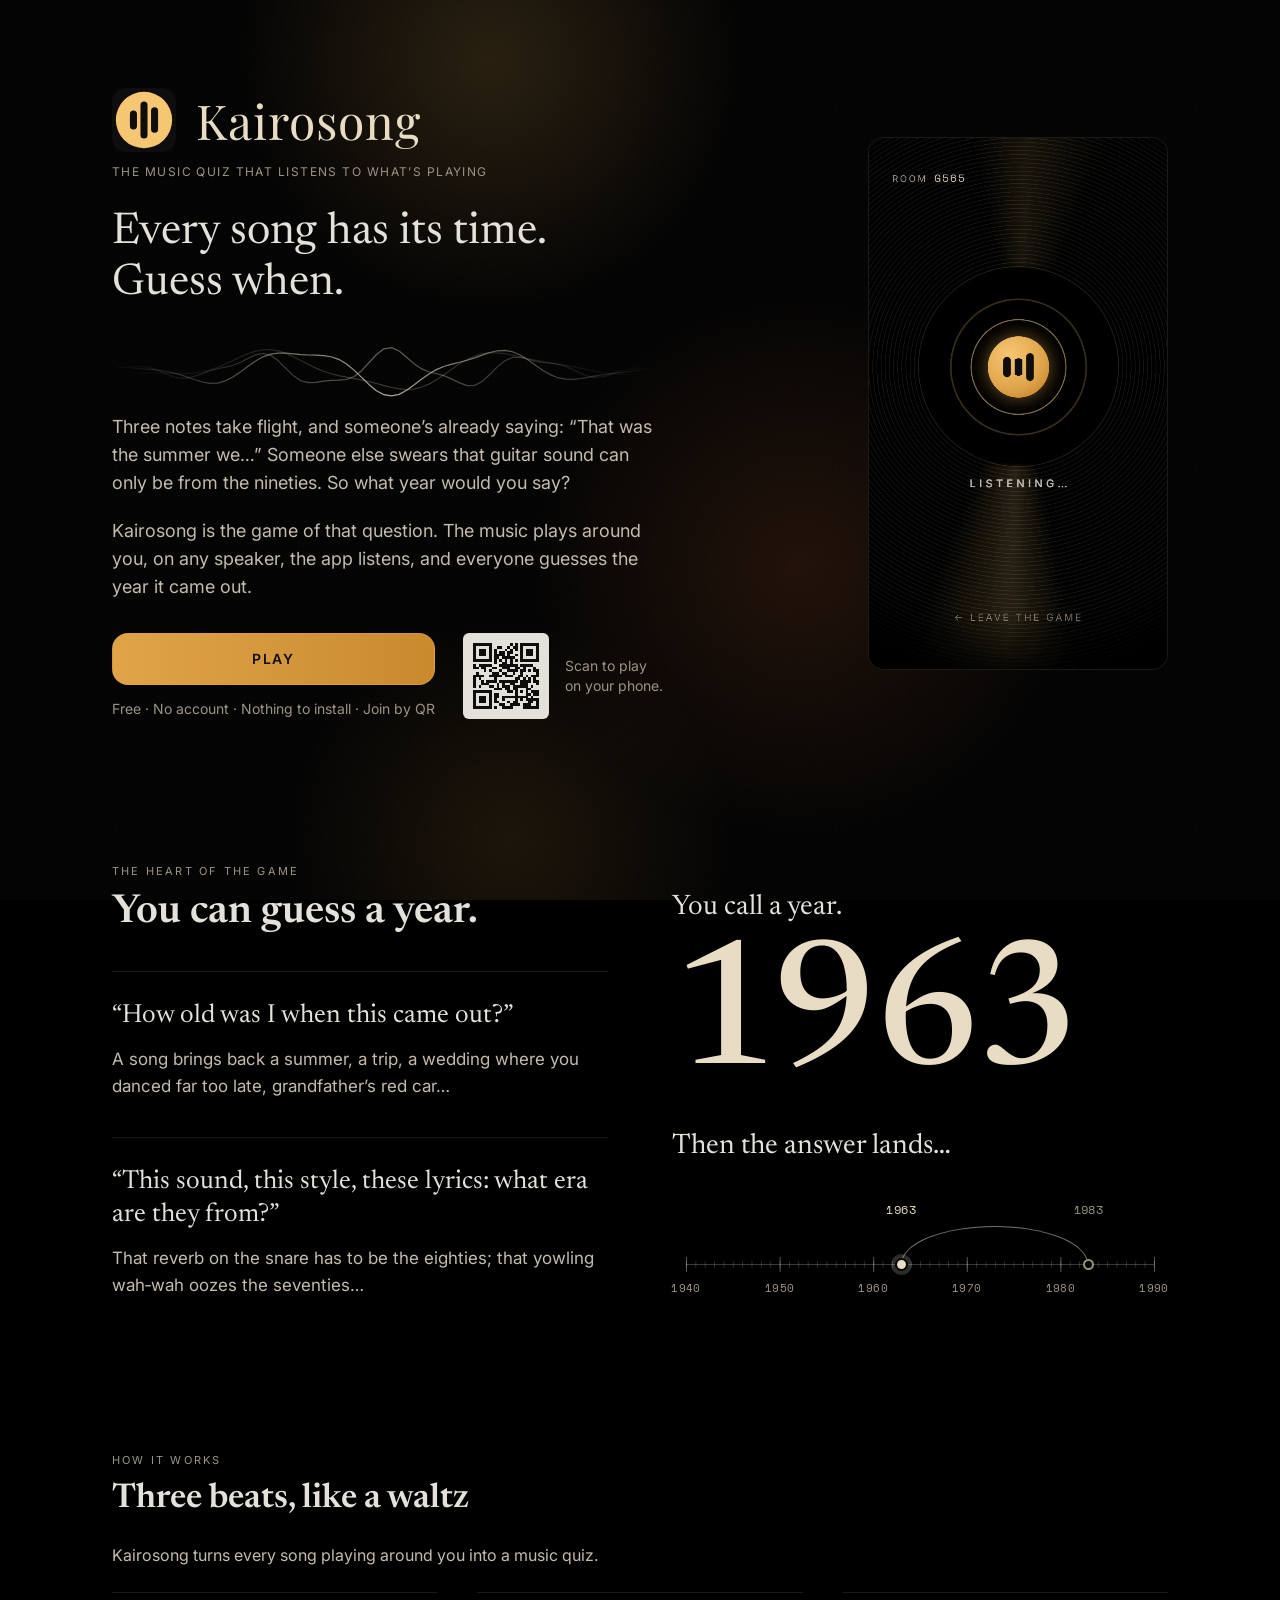
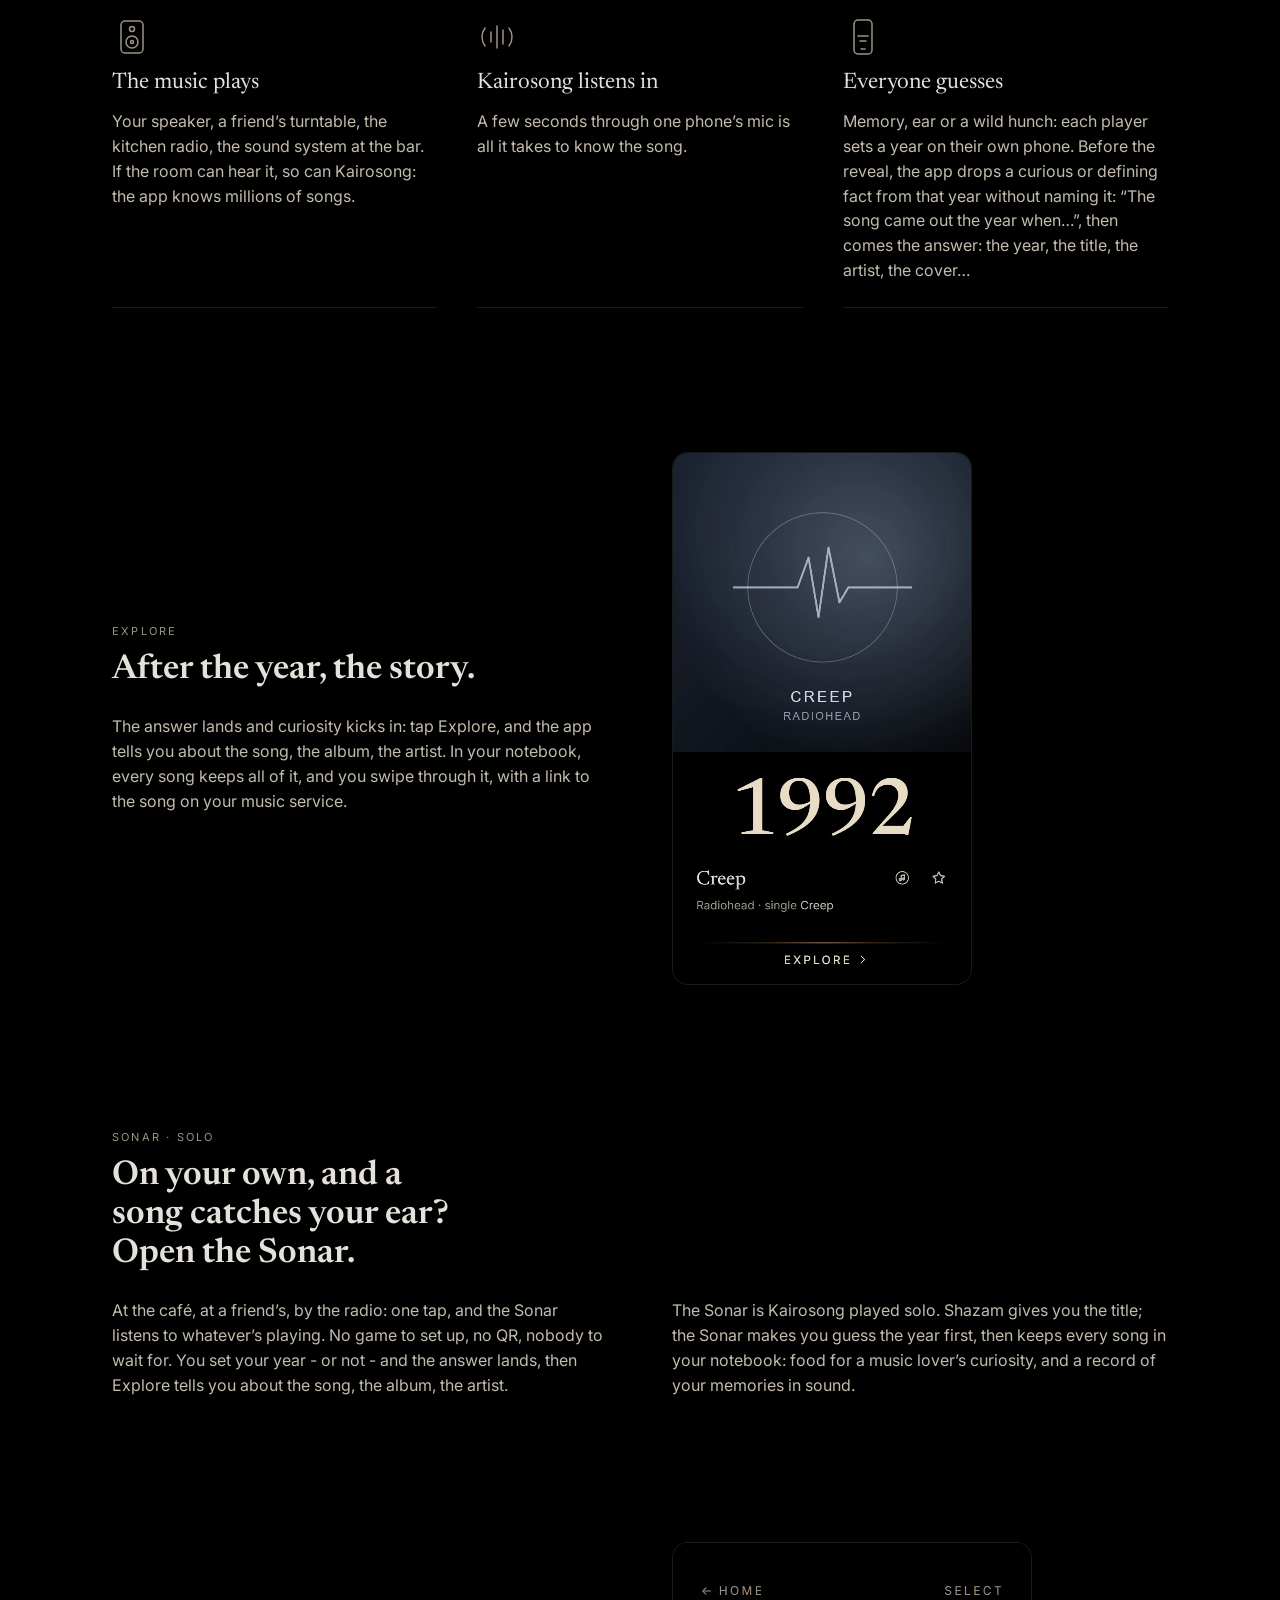
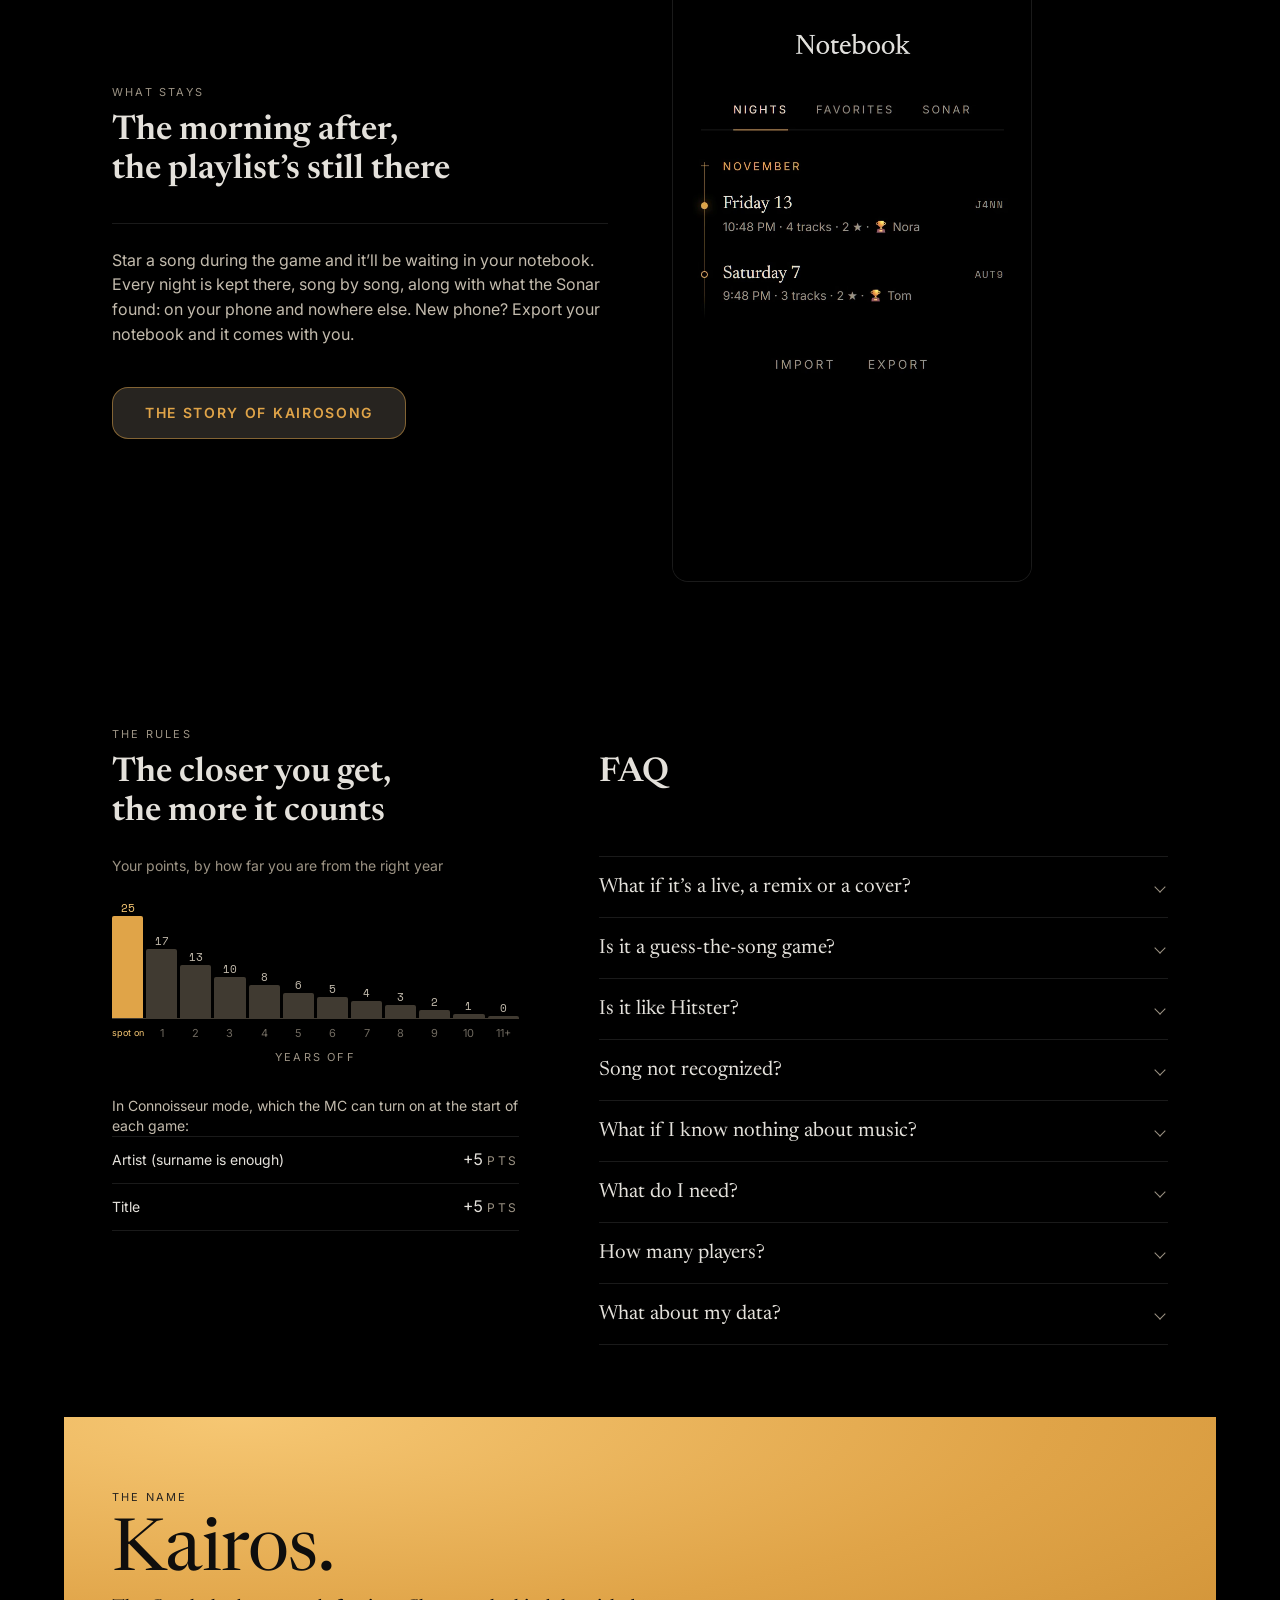
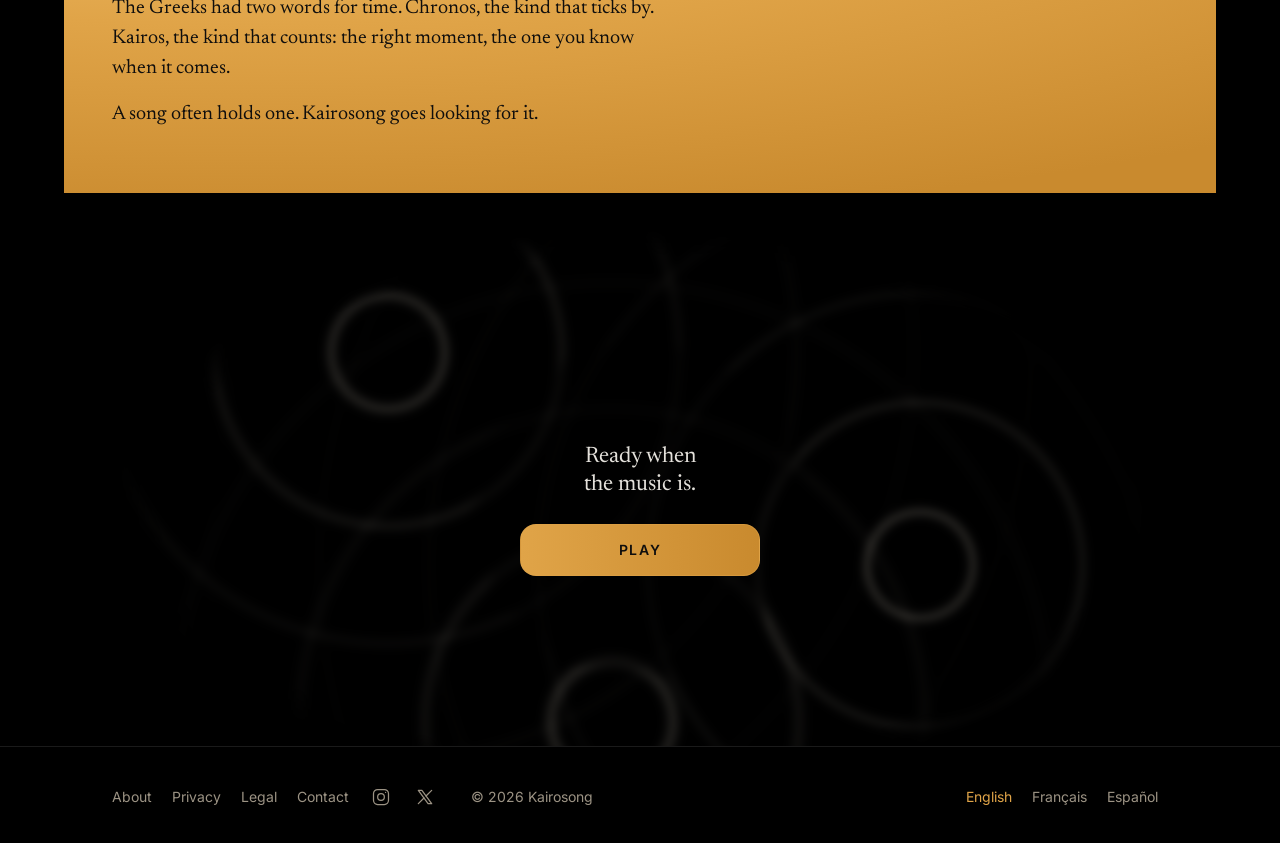
<file: index.html>
<!doctype html>
<html lang="en">
<head>
<meta charset="utf-8">
<script>/* Lien d’invitation ou QR d’avant la bascule : la partie est sur app.kairosong.com. */if(/[?&]join=/.test(location.search))location.replace('https://app.kairosong.com/'+location.search);</script>
<script>document.documentElement.classList.add('js');</script>
<meta name="viewport" content="width=device-width, initial-scale=1, viewport-fit=cover">
<title>Kairosong - the music quiz that listens to what’s playing</title>
<meta name="description" content="Put on any music: Kairosong recognizes it and everyone guesses the year. At a party, join by QR; on your own, use the Sonar. Free, no account.">
<link rel="canonical" href="https://kairosong.com/">
<link rel="alternate" hreflang="en" href="https://kairosong.com/">
<link rel="alternate" hreflang="fr" href="https://kairosong.com/fr/">
<link rel="alternate" hreflang="es" href="https://kairosong.com/es/">
<link rel="alternate" hreflang="x-default" href="https://kairosong.com/">
<meta name="theme-color" content="#000000">
<link rel="icon" type="image/png" sizes="32x32" href="favicon-32.png">
<link rel="icon" type="image/png" sizes="16x16" href="favicon-16.png">
<link rel="apple-touch-icon" href="apple-touch-icon.png">
<link rel="stylesheet" href="assets/site.css">
<meta property="og:type" content="website">
<meta property="og:site_name" content="Kairosong">
<meta property="og:title" content="Kairosong - the music quiz that listens to what’s playing">
<meta property="og:description" content="Put on any music: Kairosong recognizes it and everyone guesses the year. At a party, join by QR; on your own, use the Sonar. Free, no account.">
<meta property="og:url" content="https://kairosong.com/">
<meta property="og:image" content="https://kairosong.com/assets/og-en.png">
<meta property="og:image:width" content="1200">
<meta property="og:image:height" content="630">
<meta property="og:image:alt" content="Every song has its time. Guess when.">
<meta property="og:locale" content="en_US">
<meta property="og:locale:alternate" content="fr_FR">
<meta property="og:locale:alternate" content="es_ES">
<meta name="twitter:card" content="summary_large_image">
<meta name="twitter:title" content="Kairosong - the music quiz that listens to what’s playing">
<meta name="twitter:description" content="Put on any music: Kairosong recognizes it and everyone guesses the year. At a party, join by QR; on your own, use the Sonar. Free, no account.">
<meta name="twitter:image" content="https://kairosong.com/assets/og-en.png">
<script type="application/ld+json">{"@context": "https://schema.org", "@type": "WebApplication", "name": "Kairosong", "url": "https://kairosong.com/", "applicationCategory": "GameApplication", "operatingSystem": "Any (web browser)", "browserRequirements": "Requires a modern web browser", "inLanguage": "en", "description": "Put on any music: Kairosong recognizes it and everyone guesses the year. At a party, join by QR; on your own, use the Sonar. Free, no account.", "image": "https://kairosong.com/assets/og-en.png", "offers": {"@type": "Offer", "price": "0", "priceCurrency": "EUR"}, "sameAs": ["https://app.kairosong.com", "https://www.instagram.com/kairosong.app/", "https://x.com/kairosong"]}</script>
<script type="application/ld+json">{"@context": "https://schema.org", "@type": "FAQPage", "inLanguage": "en", "mainEntity": [{"@type": "Question", "name": "What if it’s a live, a remix or a cover?", "acceptedAnswer": {"@type": "Answer", "text": "A live recording, a remaster, a reissue won’t make the song any younger: Billie Jean live in 1988 is still 1982. A cover by someone else is another story, with its own year. So is a remix, unless the table switches to source mode: then you guess the year of the original song. If it wasn’t the original version playing, the reveal says so, and names the one you heard."}}, {"@type": "Question", "name": "Is it a guess-the-song game?", "acceptedAnswer": {"@type": "Answer", "text": "It can be. A guess-the-song game usually plays a short clip from a prepared list. Here you play with any music: your playlist or someone else’s, a record, the radio, whatever’s playing around you. A few seconds or the whole song, your call. The app knows millions of songs, and it’s the year you guess. Even whoever picked the music can play: hardly anyone knows the exact year."}}, {"@type": "Question", "name": "Is it like Hitster?", "acceptedAnswer": {"@type": "Answer", "text": "Same family: you’re working out the year of a song. But there are no cards and no set playlist here. Kairosong listens to your own music and knows millions of songs."}}, {"@type": "Question", "name": "Song not recognized?", "acceptedAnswer": {"@type": "Answer", "text": "The MC (whoever runs the game) listens again or moves on to the next one. Nobody loses points. Kairosong struggles with classical music, obscure remixes, and anything that was never officially released."}}, {"@type": "Question", "name": "What if I know nothing about music?", "acceptedAnswer": {"@type": "Answer", "text": "It’s less about knowing dates than remembering. The best players aren’t always the music buffs. And you pick up the rules as you play: the app slips them in one at a time while you wait."}}, {"@type": "Question", "name": "What do I need?", "acceptedAnswer": {"@type": "Answer", "text": "A phone for the MC, one per player, and any music source: a speaker, a turntable, the radio. This music quiz runs in the browser, on iPhone and Android. No Spotify, no app to install, no account."}}, {"@type": "Question", "name": "How many players?", "acceptedAnswer": {"@type": "Answer", "text": "On your own, fire up the Sonar: the app listens, you guess. Two makes a duel. Ten makes it a party game. One phone each, as many as you like."}}, {"@type": "Question", "name": "What about my data?", "acceptedAnswer": {"@type": "Answer", "text": "No account, no email: your name is temporary and goes away with the game. Everything else is on the privacy page."}}]}</script>
<script defer src="assets/onde.js"></script>
<script defer src="assets/coeur.js"></script>
<script defer src="assets/lune.js"></script>
<script defer src="assets/carnet.js"></script>
<script defer src="assets/passerelle.js"></script>
<script defer src="https://stats.kairosong.com/script.js" data-website-id="03b3ffdd-07d6-4459-987c-b70a7a2dbf54" data-domains="kairosong.com" data-exclude-search="true" data-exclude-hash="true"></script>
</head>
<body>
<div class="fond" aria-hidden="true"><div class="fond-braise fond-braise--a"></div><div class="fond-braise fond-braise--b"></div><div class="fond-braise fond-braise--c"></div><div class="fond-grain"></div></div>
<main>
<div class="wrap">
<section class="hero" aria-labelledby="brand">
<div class="hero-text">
<h1 class="brand" id="brand"><img src="assets/logo.svg" width="64" height="64" alt=""><span class="wordmark">Kairosong</span><span class="brand-what">The music quiz that listens to what’s playing</span></h1>
<p class="motto">Every song has its time.<br>Guess when.</p>
<div class="frise frise--hero" aria-hidden="true"><svg class="frise-onde" viewBox="0 0 360 88" preserveAspectRatio="none" aria-hidden="true" focusable="false"><defs><linearGradient id="onde-filet" gradientUnits="userSpaceOnUse" x1="0" x2="360" y1="0" y2="0"><stop offset="0" stop-color="#c3bbad" stop-opacity="0"/><stop offset=".5" stop-color="#c3bbad"/><stop offset="1" stop-color="#c3bbad" stop-opacity="0"/></linearGradient></defs><path stroke-opacity=".9" d="M0 44H360"/><path stroke-opacity=".5" d="M0 44H360"/><path stroke-opacity=".3" d="M0 44H360"/></svg><span class="frise-minor"></span><span class="frise-major"></span><span class="frise-rule"></span><span class="frise-year" style="--y:1960">1960</span><span class="frise-year" style="--y:1970">1970</span><span class="frise-year" style="--y:1980">1980</span><span class="frise-year" style="--y:1990">1990</span><span class="frise-year" style="--y:2000">2000</span><span class="frise-year" style="--y:2010">2010</span><span class="frise-year" style="--y:2020">2020</span><span class="frise-dot" style="--y:1977;--at:300ms"></span><span class="frise-dot" style="--y:1981;--at:600ms"></span><span class="frise-dot" style="--y:1988;--at:900ms"></span><span class="frise-dot" style="--y:1994;--at:1200ms"></span></div>
<p class="lead">Three notes take flight, and someone’s already saying: “That was the summer we…” Someone else swears that guitar sound can only be from the nineties. So what year would you say?</p>
<p class="lead">Kairosong is the game of that question. The music plays around you, on any speaker, the app listens, and everyone guesses the year it came out.</p>
<div class="hero-cta">
<a class="ks-btn ks-btn--fill-gold" href="https://app.kairosong.com" data-umami-event="play-clicked" data-umami-event-lang="en">Play</a>
<p class="fine">Free · No account · Nothing to install · Join by QR</p>
<div class="hero-qr"><img src="assets/qr-app.svg" width="86" height="86" alt="QR code for app.kairosong.com" loading="lazy" decoding="async"><p>Scan to play<br>on your phone.</p></div>
</div>
</div>
<figure class="shot">
<div class="shot-frame"><video autoplay muted loop playsinline preload="metadata" width="360" height="640" poster="media/revelation-en.png" aria-label="A player slides the year counter, the gap shows every player’s year on one line, a fact from that year appears, then the MC reveals the song and its year, 2003."><source src="media/partie-en.webm" type="video/webm"><source src="media/partie-en.mp4" type="video/mp4"></video></div>
</figure>
</section>

<section class="section heart" aria-labelledby="heart">
<div class="heart-head">
<p class="eyebrow">The heart of the game</p>
<h2 class="title" id="heart">You can guess a year.</h2>
</div>
<div class="heart-asks">
<blockquote class="heart-ask"><p>“How old was I when this came out?”</p></blockquote>
<p class="heart-echo">A song brings back a summer, a trip, a wedding where you danced far too late, grandfather’s red car…</p>
<blockquote class="heart-ask"><p>“This sound, this style, these lyrics: what era are they from?”</p></blockquote>
<p class="heart-echo">That reverb on the snare has to be the eighties; that yowling wah‑wah oozes the seventies…</p>
</div>
<div class="heart-play">
<p class="heart-line">You call a year.</p>
<p class="heart-year" aria-hidden="true">19<span class="heart-roue">6</span>3</p>
<p class="heart-line heart-then">Then the answer lands…</p>
<div class="frise frise--coeur" aria-hidden="true" style="--guess:1983;--answer:1963"><span class="frise-minor"></span><span class="frise-major"></span><span class="frise-rule"></span><span class="frise-year" style="--y:1940">1940</span><span class="frise-year" style="--y:1950">1950</span><span class="frise-year" style="--y:1960">1960</span><span class="frise-year" style="--y:1970">1970</span><span class="frise-year" style="--y:1980">1980</span><span class="frise-year" style="--y:1990">1990</span><span class="frise-arc"></span><span class="frise-dot frise-dot--guess" style="--y:var(--guess)"></span><span class="frise-mark frise-mark--guess" style="--y:var(--guess)">1983</span><span class="frise-dot frise-dot--answer" style="--y:var(--answer)"></span><span class="frise-mark frise-mark--answer" style="--y:var(--answer)">1963</span></div>
</div>
</section>

<section class="section" aria-labelledby="how">
<p class="eyebrow">How it works</p>
<h2 class="title" id="how">Three beats, like a waltz</h2>
<p class="lead how-lead">Kairosong turns every song playing around you into a music quiz.</p>

<ol class="lines steps">
<li class="step"><svg viewBox="0 0 40 40" fill="none" stroke="currentColor" stroke-width="1.5" aria-hidden="true"><rect x="9" y="4" width="22" height="32" rx="4"/><circle cx="20" cy="25" r="6"/><circle cx="20" cy="25" r="1.5"/><circle cx="20" cy="12" r="2.5"/></svg><h3>The music plays</h3><p>Your speaker, a friend’s turntable, the kitchen radio, the sound system at the bar. If the room can hear it, so can Kairosong: the app knows millions of songs.</p></li>
<li class="step"><svg viewBox="0 0 40 40" fill="none" stroke="currentColor" stroke-width="1.5" stroke-linecap="round" aria-hidden="true"><path d="M14 15v10M20 9v22M26 13v14"/><path d="M8 11a15 15 0 0 0 0 18M32 11a15 15 0 0 1 0 18"/></svg><h3>Kairosong listens in</h3><p>A few seconds through one phone’s mic is all it takes to know the song.</p></li>
<li class="step"><svg viewBox="0 0 40 40" fill="none" stroke="currentColor" stroke-width="1.5" stroke-linecap="round" aria-hidden="true"><rect x="11" y="3" width="18" height="34" rx="4"/><path d="M15 19h10M17 24h6"/><path d="M18 32h4"/></svg><h3>Everyone guesses</h3><p>Memory, ear or a wild hunch: each player sets a year on their own phone. Before the reveal, the app drops a curious or defining fact from that year without naming it: “The song came out the year when…”, then comes the answer: the year, the title, the artist, the cover…</p></li>
</ol>
</section>

<section class="section sonar sonar--miroir" aria-labelledby="explore">
<p class="eyebrow">Explore</p>
<h2 class="title" id="explore">After the year, the story.</h2>
<p class="sonar-lead">The answer lands and curiosity kicks in: tap Explore, and the app tells you about the song, the album, the artist. In your notebook, every song keeps all of it, and you swipe through it, with a link to the song on your music service.</p>
<div class="shot-frame sonar-shot"><video class="en-vue" muted playsinline preload="metadata" width="360" height="640" poster="media/explore-en.png" aria-label="After a reveal, Explore opens: the song, then the artist."><source src="media/explore-en.webm" type="video/webm"><source src="media/explore-en.mp4" type="video/mp4"></video></div>
</section>

<section class="section sonar sonar--texte" aria-labelledby="sonar">
<p class="eyebrow">Sonar · Solo</p>
<h2 class="title" id="sonar"><span class="title-line">On your own, and a song catches your ear?</span> <span class="title-line">Open the Sonar.</span></h2>
<p class="sonar-lead">At the café, at a friend’s, by the radio: one tap, and the Sonar listens to whatever’s playing. No game to set up, no QR, nobody to wait for. You set your year - or not - and the answer lands, then Explore tells you about the song, the album, the artist.</p>
<p class="sonar-note">The Sonar is Kairosong played solo. Shazam gives you the title; the Sonar makes you guess the year first, then keeps every song in your notebook: food for a music lover’s curiosity, and a record of your memories in sound.</p>
</section>

<section class="section keep" aria-labelledby="keep">
<p class="eyebrow">What stays</p>
<h2 class="title" id="keep">The morning after, the playlist’s still there</h2>
<div class="shot-frame keep-shot"><video class="en-vue" muted playsinline preload="metadata" width="360" height="640" poster="media/carnet-en.webp" aria-label="The app’s notebook: every night, song by song, the songs starred as favorites, then the ones the Sonar found."><source src="media/carnet-en.webm" type="video/webm"><source src="media/carnet-en.mp4" type="video/mp4"></video></div>
<p class="keep-text">Star a song during the game and it’ll be waiting in your notebook. Every night is kept there, song by song, along with what the Sonar found: on your phone and nowhere else. New phone? Export your notebook and it comes with you.</p>
<p class="story-link"><a class="ks-btn ks-btn--plate-gold" href="story/">The story of Kairosong</a></p>
</section>

<div class="rules-faq">
<section class="section" aria-labelledby="rules">
<p class="eyebrow">The rules</p>
<h2 class="title" id="rules">The closer you get, the more it counts</h2>
<div class="rules-body">
<p class="bareme-lede">Your points, by how far you are from the right year</p>
<p class="visually-hidden">Spot on: 25 points. 1 year off: 17. 2 years: 13. 3 years: 10. 4 years: 8. 5 years: 6. 6 years: 5. 7 years: 4. 8 years: 3. 9 years: 2. 10 years: 1. Beyond that: 0.</p>
<div class="bareme" aria-hidden="true">
<div class="bareme-bars"><span class="bareme-col bareme-col--pile" style="--p:25"><span class="bareme-pts">25</span><span class="bareme-bar"></span></span><span class="bareme-col" style="--p:17"><span class="bareme-pts">17</span><span class="bareme-bar"></span></span><span class="bareme-col" style="--p:13"><span class="bareme-pts">13</span><span class="bareme-bar"></span></span><span class="bareme-col" style="--p:10"><span class="bareme-pts">10</span><span class="bareme-bar"></span></span><span class="bareme-col" style="--p:8"><span class="bareme-pts">8</span><span class="bareme-bar"></span></span><span class="bareme-col" style="--p:6"><span class="bareme-pts">6</span><span class="bareme-bar"></span></span><span class="bareme-col" style="--p:5"><span class="bareme-pts">5</span><span class="bareme-bar"></span></span><span class="bareme-col" style="--p:4"><span class="bareme-pts">4</span><span class="bareme-bar"></span></span><span class="bareme-col" style="--p:3"><span class="bareme-pts">3</span><span class="bareme-bar"></span></span><span class="bareme-col" style="--p:2"><span class="bareme-pts">2</span><span class="bareme-bar"></span></span><span class="bareme-col" style="--p:1"><span class="bareme-pts">1</span><span class="bareme-bar"></span></span><span class="bareme-col" style="--p:0"><span class="bareme-pts">0</span><span class="bareme-bar"></span></span></div>
<div class="bareme-ecarts"><span class="bareme-pile">spot on</span><span>1</span><span>2</span><span>3</span><span>4</span><span>5</span><span>6</span><span>7</span><span>8</span><span>9</span><span>10</span><span>11+</span></div>
<p class="bareme-axis">Years off</p>
</div>
<p class="aside">In Connoisseur mode, which the MC can turn on at the start of each game:</p>
<ul class="lines rules rules--bonus">
<li><span>Artist (surname is enough)</span><span class="pts">+5<small>pts</small></span></li>
<li><span>Title</span><span class="pts">+5<small>pts</small></span></li>
</ul>
</div>
</section>

<section class="section faq" aria-labelledby="faq">
<h2 class="title" id="faq">FAQ</h2>
<ul class="lines">
<li><details><summary>What if it’s a live, a remix or a cover?<span class="ks-chevron" aria-hidden="true"></span></summary><p>A live recording, a remaster, a reissue won’t make the song any younger: Billie Jean live in 1988 is still 1982. A cover by someone else is another story, with its own year. So is a remix, unless the table switches to source mode: then you guess the year of the original song. If it wasn’t the original version playing, the reveal says so, and names the one you heard.</p></details></li>
<li><details><summary>Is it a guess-the-song game?<span class="ks-chevron" aria-hidden="true"></span></summary><p>It can be. A guess-the-song game usually plays a short clip from a prepared list. Here you play with any music: your playlist or someone else’s, a record, the radio, whatever’s playing around you. A few seconds or the whole song, your call. The app knows millions of songs, and it’s the year you guess. Even whoever picked the music can play: hardly anyone knows the exact year.</p></details></li>
<li><details><summary>Is it like Hitster?<span class="ks-chevron" aria-hidden="true"></span></summary><p>Same family: you’re working out the year of a song. But there are no cards and no set playlist here. Kairosong listens to your own music and knows millions of songs.</p></details></li>
<li><details><summary>Song not recognized?<span class="ks-chevron" aria-hidden="true"></span></summary><p>The MC (whoever runs the game) listens again or moves on to the next one. Nobody loses points. Kairosong struggles with classical music, obscure remixes, and anything that was never officially released.</p></details></li>
<li><details><summary>What if I know nothing about music?<span class="ks-chevron" aria-hidden="true"></span></summary><p>It’s less about knowing dates than remembering. The best players aren’t always the music buffs. And you pick up the rules as you play: the app slips them in one at a time while you wait.</p></details></li>
<li><details><summary>What do I need?<span class="ks-chevron" aria-hidden="true"></span></summary><p>A phone for the MC, one per player, and any music source: a speaker, a turntable, the radio. This music quiz runs in the browser, on iPhone and Android. No Spotify, no app to install, no account.</p></details></li>
<li><details><summary>How many players?<span class="ks-chevron" aria-hidden="true"></span></summary><p>On your own, fire up the Sonar: the app listens, you guess. Two makes a duel. Ten makes it a party game. One phone each, as many as you like.</p></details></li>
<li><details><summary>What about my data?<span class="ks-chevron" aria-hidden="true"></span></summary><p>No account, no email: your name is temporary and goes away with the game. Everything else is on the <a href="privacy/">privacy page</a>.</p></details></li>
</ul>
</section>
</div>

<section class="section kairos" aria-labelledby="kairos">
<h2 class="eyebrow" id="kairos">The name</h2>
<p><span class="kairos-word">Kairos.</span> The Greeks had two words for time. Chronos, the kind that ticks by. Kairos, the kind that counts: the right moment, the one you know when it comes.</p>
<p>A song often holds one. Kairosong goes looking for it.</p>
</section>

<section class="send" aria-label="Play">
<div class="lune" aria-hidden="true"><canvas></canvas><div class="lune-ring"></div></div>
<p>Ready when<br>the music is.</p>
<a class="ks-btn ks-btn--fill-gold" href="https://app.kairosong.com" data-umami-event="play-clicked" data-umami-event-lang="en">Play</a>
</section>
</div>
</main>
<script>if(matchMedia('(prefers-reduced-motion: reduce)').matches)document.querySelectorAll('video[autoplay]').forEach(function(v){v.removeAttribute('autoplay');v.pause();v.controls=true;v.load();});</script>
<footer class="site-foot">
<div class="wrap">
<div class="foot-row">
<ul class="foot-links">
<li><a href="story/">About</a></li>
<li><a href="privacy/">Privacy</a></li>
<li><a href="legal/">Legal</a></li>
<li><a href="mailto:kairosong.app@gmail.com">Contact</a></li>
<li><a href="https://www.instagram.com/kairosong.app/" rel="noopener" aria-label="Instagram" class="foot-icon"><svg width="20" height="20" viewBox="0 0 24 24" fill="none" stroke="currentColor" stroke-width="1.5" stroke-linecap="round" stroke-linejoin="round" aria-hidden="true" focusable="false"><rect x="3" y="3" width="18" height="18" rx="5"/><circle cx="12" cy="12" r="4"/><circle cx="17.5" cy="6.5" r="0.75" fill="currentColor" stroke="none"/></svg></a></li>
<li><a href="https://x.com/kairosong" rel="noopener" aria-label="X" class="foot-icon"><svg width="20" height="20" viewBox="0 0 24 24" fill="none" stroke="currentColor" stroke-width="1.5" stroke-linecap="round" stroke-linejoin="round" aria-hidden="true" focusable="false"><path d="M4 4l11.733 16h4.267l-11.733-16z"/><path d="M4 20l6.768-6.768m2.46-2.46l6.772-6.772"/></svg></a></li>
</ul>
<nav aria-label="Language">
<ul class="langs">
<li><a href="./" hreflang="en" lang="en" aria-current="page">English</a></li>
<li><a href="fr/" hreflang="fr" lang="fr" data-umami-event="lang-switched" data-umami-event-lang="fr">Français</a></li>
<li><a href="es/" hreflang="es" lang="es" data-umami-event="lang-switched" data-umami-event-lang="es">Español</a></li>
</ul>
</nav>
</div>
<p class="copyright">© 2026 Kairosong</p>
</div>
</footer>
</body>
</html>
</file>
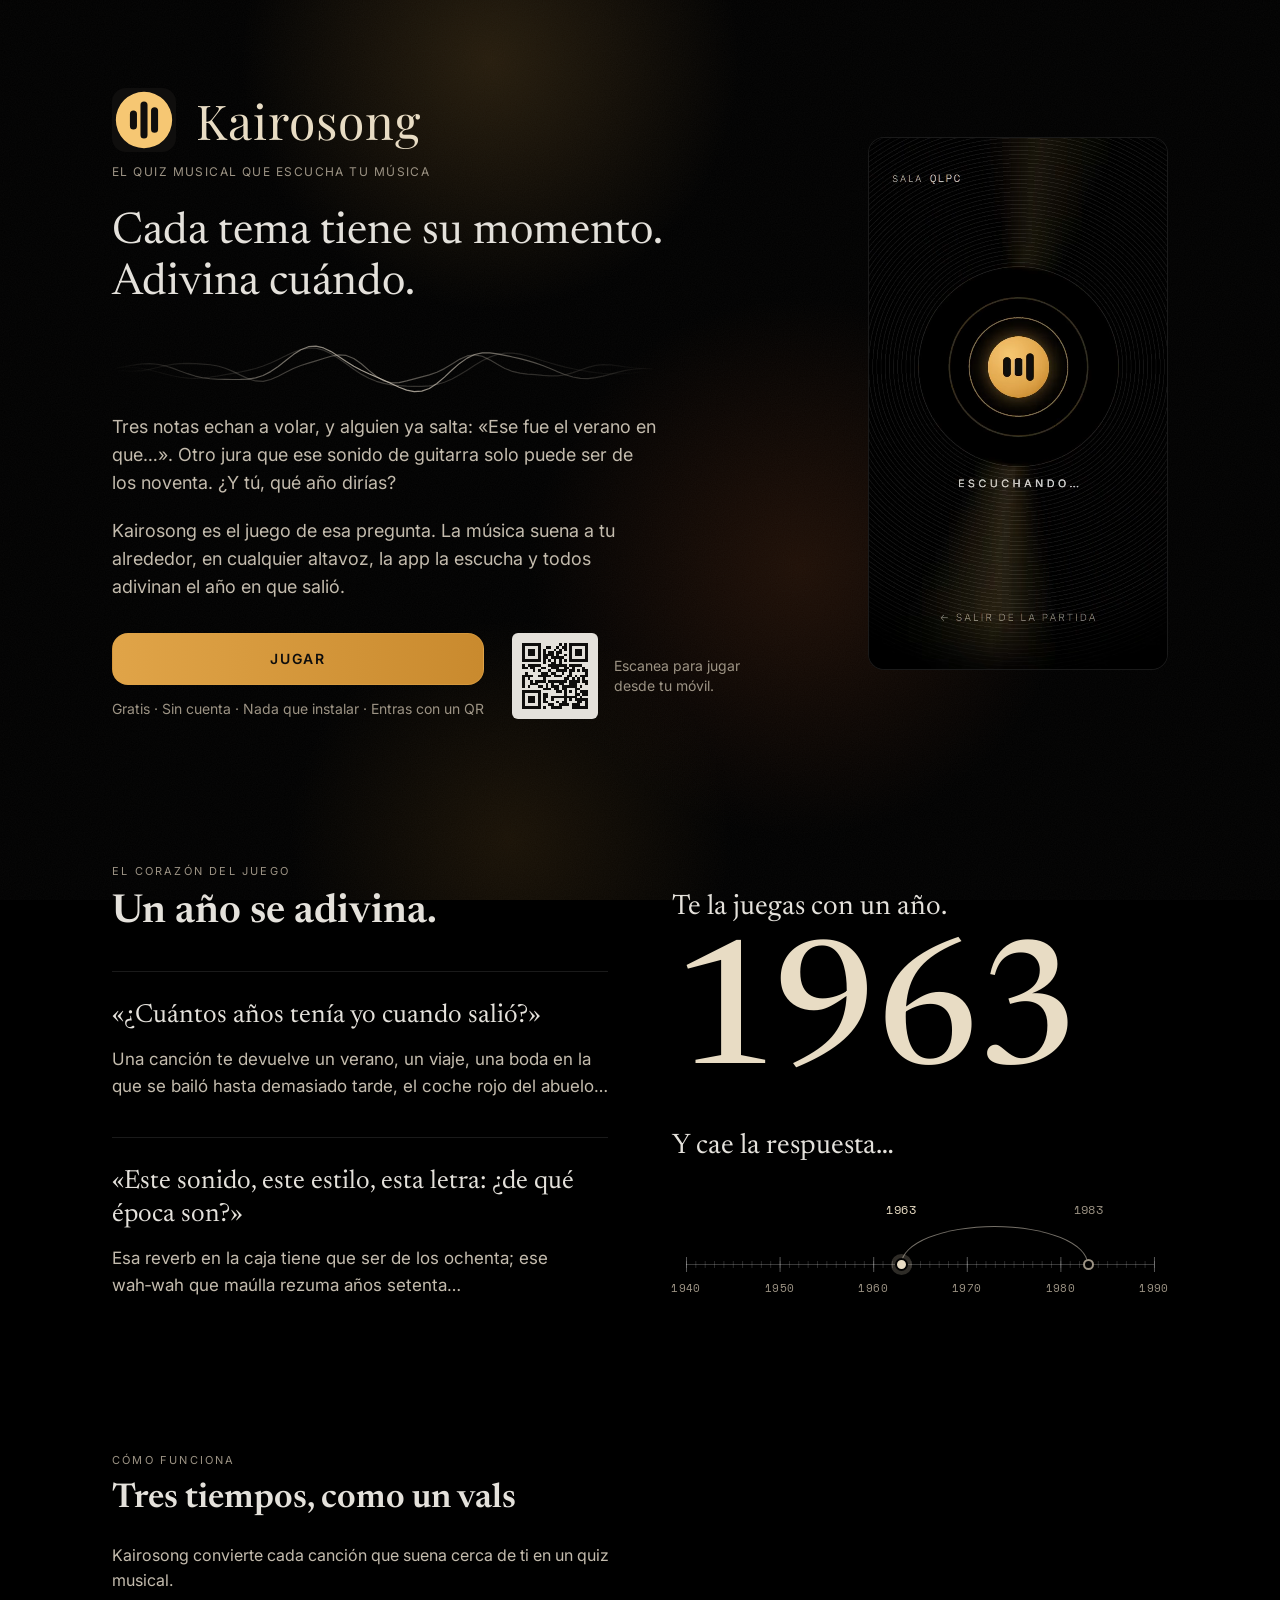
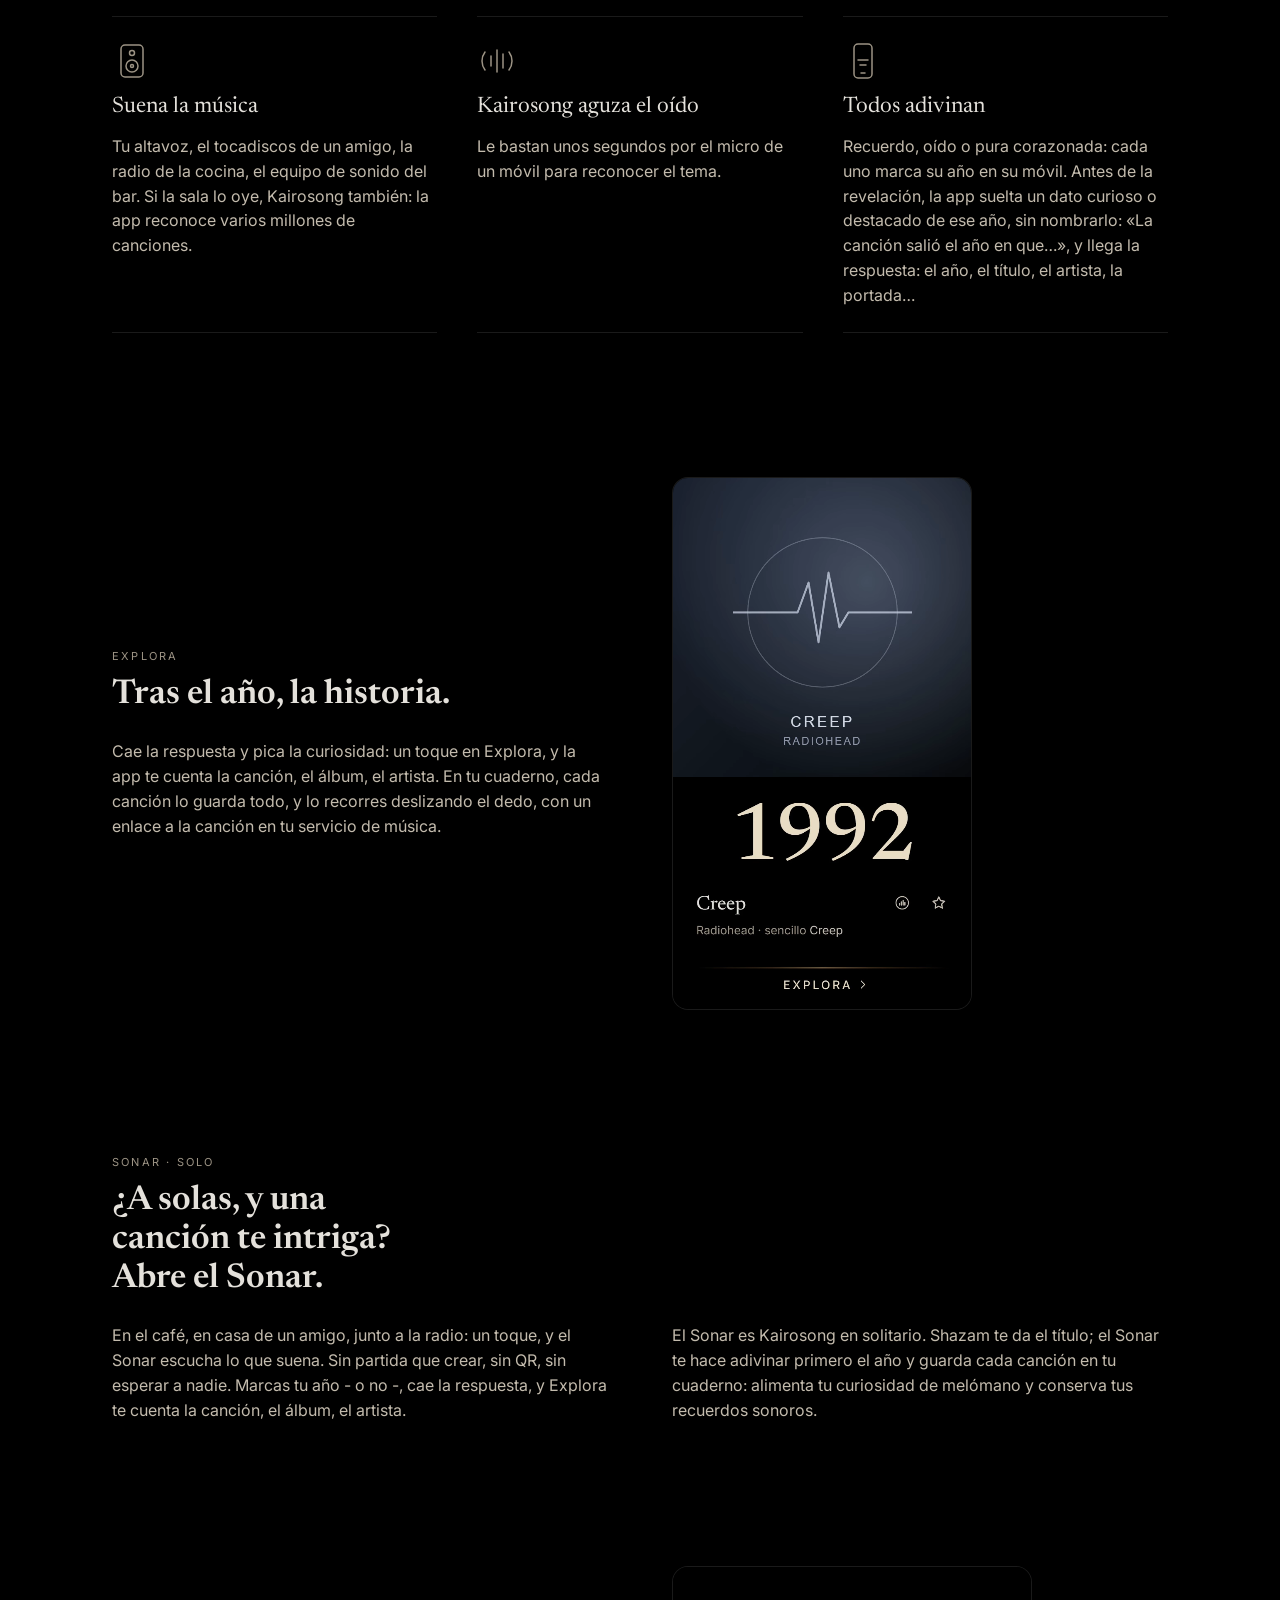
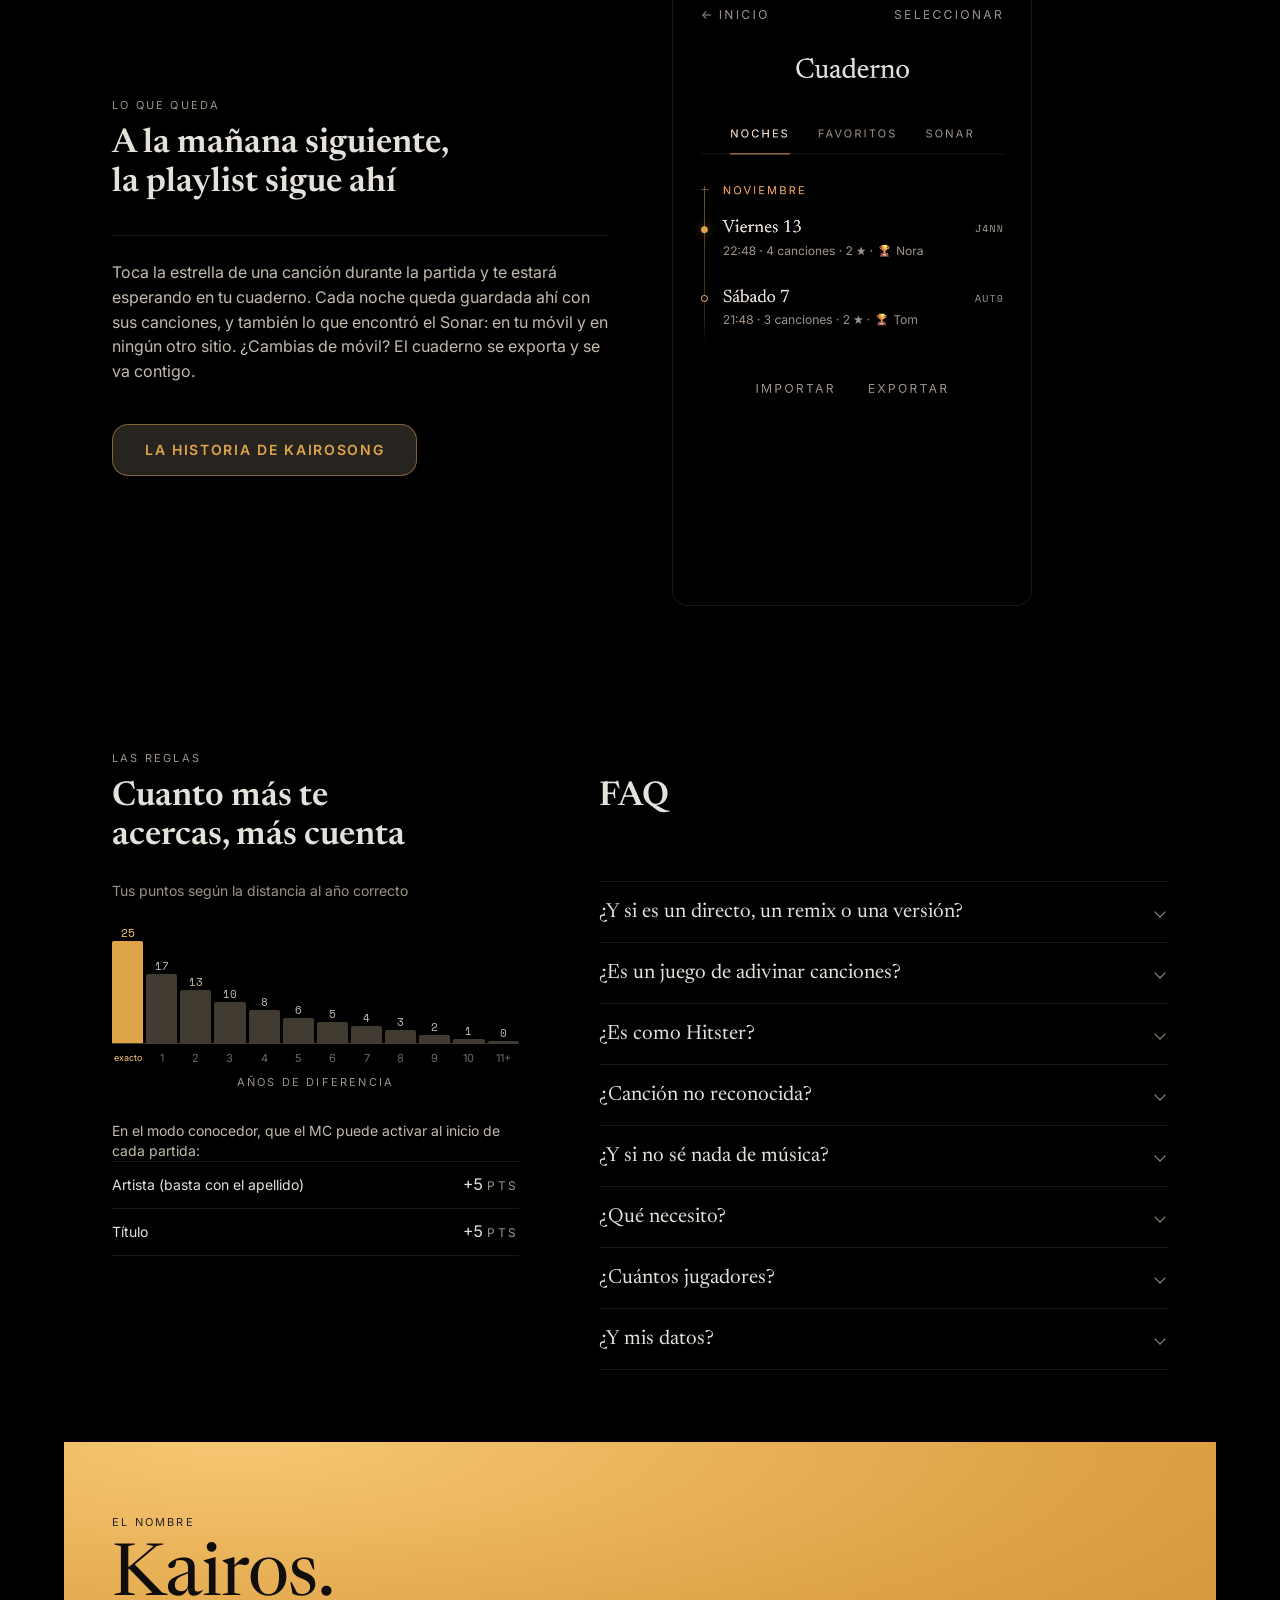
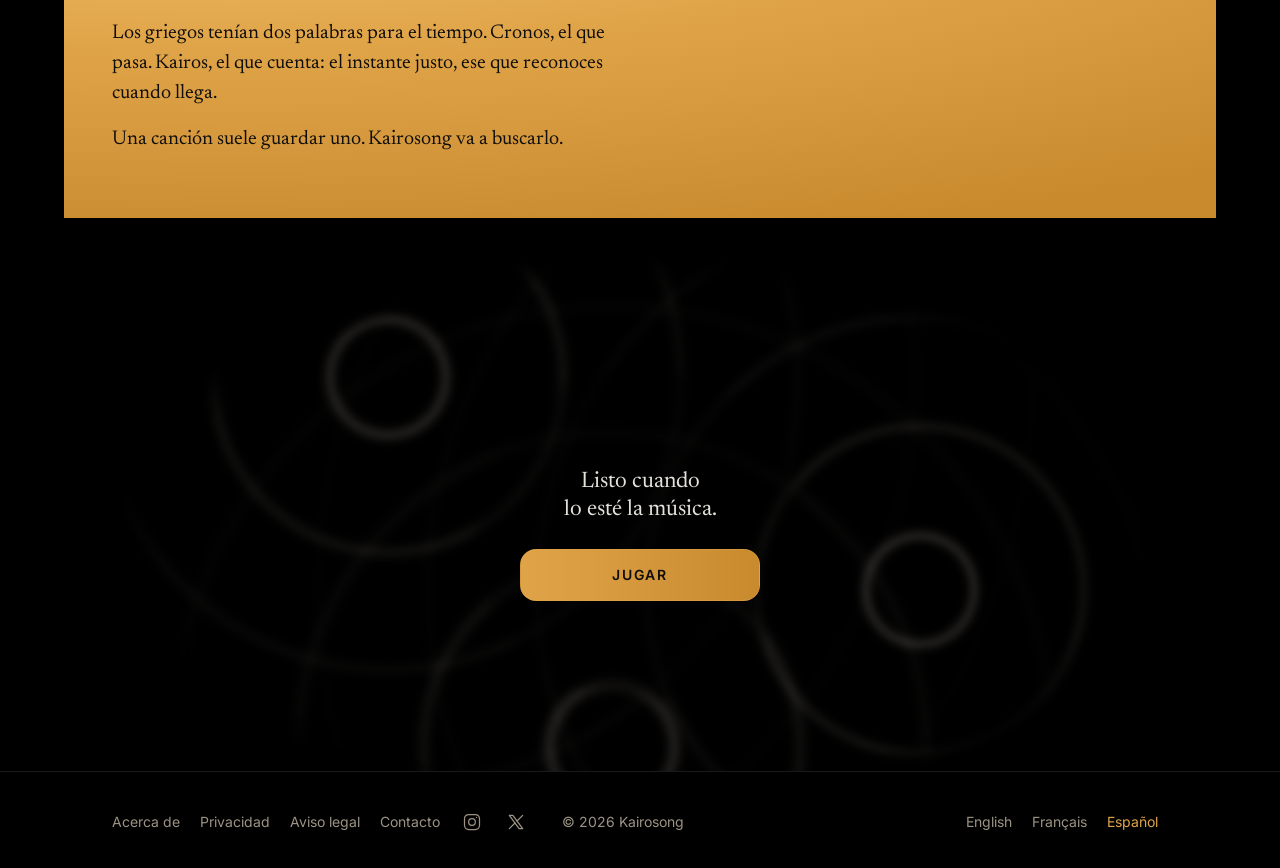
<file: es/index.html>
<!doctype html>
<html lang="es">
<head>
<meta charset="utf-8">
<script>/* Lien d’invitation ou QR d’avant la bascule : la partie est sur app.kairosong.com. */if(/[?&]join=/.test(location.search))location.replace('https://app.kairosong.com/'+location.search);</script>
<script>document.documentElement.classList.add('js');</script>
<meta name="viewport" content="width=device-width, initial-scale=1, viewport-fit=cover">
<title>Kairosong - el quiz musical que escucha tu música</title>
<meta name="description" content="Pon cualquier música: Kairosong la reconoce y todos adivinan el año. En una fiesta, entras con un QR; a solas, con el Sonar. Gratis y sin cuenta.">
<link rel="canonical" href="https://kairosong.com/es/">
<link rel="alternate" hreflang="en" href="https://kairosong.com/">
<link rel="alternate" hreflang="fr" href="https://kairosong.com/fr/">
<link rel="alternate" hreflang="es" href="https://kairosong.com/es/">
<link rel="alternate" hreflang="x-default" href="https://kairosong.com/">
<meta name="theme-color" content="#000000">
<link rel="icon" type="image/png" sizes="32x32" href="../favicon-32.png">
<link rel="icon" type="image/png" sizes="16x16" href="../favicon-16.png">
<link rel="apple-touch-icon" href="../apple-touch-icon.png">
<link rel="stylesheet" href="../assets/site.css">
<meta property="og:type" content="website">
<meta property="og:site_name" content="Kairosong">
<meta property="og:title" content="Kairosong - el quiz musical que escucha tu música">
<meta property="og:description" content="Pon cualquier música: Kairosong la reconoce y todos adivinan el año. En una fiesta, entras con un QR; a solas, con el Sonar. Gratis y sin cuenta.">
<meta property="og:url" content="https://kairosong.com/es/">
<meta property="og:image" content="https://kairosong.com/assets/og-es.png">
<meta property="og:image:width" content="1200">
<meta property="og:image:height" content="630">
<meta property="og:image:alt" content="Cada tema tiene su momento. Adivina cuándo.">
<meta property="og:locale" content="es_ES">
<meta property="og:locale:alternate" content="en_US">
<meta property="og:locale:alternate" content="fr_FR">
<meta name="twitter:card" content="summary_large_image">
<meta name="twitter:title" content="Kairosong - el quiz musical que escucha tu música">
<meta name="twitter:description" content="Pon cualquier música: Kairosong la reconoce y todos adivinan el año. En una fiesta, entras con un QR; a solas, con el Sonar. Gratis y sin cuenta.">
<meta name="twitter:image" content="https://kairosong.com/assets/og-es.png">
<script type="application/ld+json">{"@context": "https://schema.org", "@type": "WebApplication", "name": "Kairosong", "url": "https://kairosong.com/es/", "applicationCategory": "GameApplication", "operatingSystem": "Any (web browser)", "browserRequirements": "Requires a modern web browser", "inLanguage": "es", "description": "Pon cualquier música: Kairosong la reconoce y todos adivinan el año. En una fiesta, entras con un QR; a solas, con el Sonar. Gratis y sin cuenta.", "image": "https://kairosong.com/assets/og-es.png", "offers": {"@type": "Offer", "price": "0", "priceCurrency": "EUR"}, "sameAs": ["https://app.kairosong.com", "https://www.instagram.com/kairosong.app/", "https://x.com/kairosong"]}</script>
<script type="application/ld+json">{"@context": "https://schema.org", "@type": "FAQPage", "inLanguage": "es", "mainEntity": [{"@type": "Question", "name": "¿Y si es un directo, un remix o una versión?", "acceptedAnswer": {"@type": "Answer", "text": "Un directo, un remaster, una reedición no rejuvenecen la canción: Billie Jean en directo en 1988 sigue siendo 1982. La versión de otro artista ya es otra historia, con su propio año. El remix también, salvo que la mesa prefiera el modo fuente: entonces se adivina el año de la canción original. Si no sonaba la versión original, la revelación lo dice y nombra la que se ha oído."}}, {"@type": "Question", "name": "¿Es un juego de adivinar canciones?", "acceptedAnswer": {"@type": "Answer", "text": "Sí, si quieres. En esos juegos suele sonar un fragmento corto, sacado de una lista preparada. Aquí juegas con cualquier música: tu playlist o la de otra persona, un vinilo, la radio, lo que suene a tu alrededor. Unos segundos o la canción entera, tú decides. La app reconoce millones de canciones, y lo que adivinas es el año. Hasta quien ha elegido la música puede jugar: el año exacto, casi nadie lo sabe."}}, {"@type": "Question", "name": "¿Es como Hitster?", "acceptedAnswer": {"@type": "Answer", "text": "La idea es prima hermana: dar con el año de una canción. Pero aquí no hay cartas ni playlist impuesta. Kairosong escucha tu propia música y reconoce varios millones de canciones."}}, {"@type": "Question", "name": "¿Canción no reconocida?", "acceptedAnswer": {"@type": "Answer", "text": "El MC (quien lleva la partida) vuelve a escuchar o pasa a la siguiente. Nadie pierde puntos. A Kairosong le cuestan la música clásica, los remixes poco conocidos y todo lo que nunca se publicó oficialmente."}}, {"@type": "Question", "name": "¿Y si no sé nada de música?", "acceptedAnswer": {"@type": "Answer", "text": "Se trata menos de saberse las fechas que de recordar. Los que mejor juegan no siempre son los que más saben. Y las reglas se aprenden jugando: la app te las va soltando una a una mientras esperas."}}, {"@type": "Question", "name": "¿Qué necesito?", "acceptedAnswer": {"@type": "Answer", "text": "Un móvil para el MC, uno por jugador y cualquier fuente de música: un altavoz, un tocadiscos, la radio. Este quiz musical funciona en el navegador, en iPhone y en Android. Sin Spotify, sin app que instalar, sin cuenta."}}, {"@type": "Question", "name": "¿Cuántos jugadores?", "acceptedAnswer": {"@type": "Answer", "text": "A solas, lanza el Sonar: la app escucha, tú adivinas. Con dos, es un duelo. Con diez, ya es un juego de fiesta. Un móvil por persona, tantos como quieras."}}, {"@type": "Question", "name": "¿Y mis datos?", "acceptedAnswer": {"@type": "Answer", "text": "Sin cuenta ni correo: tu nombre es temporal y desaparece con la partida. Todo lo demás está en la página de privacidad."}}]}</script>
<script defer src="../assets/onde.js"></script>
<script defer src="../assets/coeur.js"></script>
<script defer src="../assets/lune.js"></script>
<script defer src="../assets/carnet.js"></script>
<script defer src="../assets/passerelle.js"></script>
<script defer src="https://stats.kairosong.com/script.js" data-website-id="03b3ffdd-07d6-4459-987c-b70a7a2dbf54" data-domains="kairosong.com" data-exclude-search="true" data-exclude-hash="true"></script>
</head>
<body>
<div class="fond" aria-hidden="true"><div class="fond-braise fond-braise--a"></div><div class="fond-braise fond-braise--b"></div><div class="fond-braise fond-braise--c"></div><div class="fond-grain"></div></div>
<main>
<div class="wrap">
<section class="hero" aria-labelledby="brand">
<div class="hero-text">
<h1 class="brand" id="brand"><img src="../assets/logo.svg" width="64" height="64" alt=""><span class="wordmark">Kairosong</span><span class="brand-what">El quiz musical que escucha tu música</span></h1>
<p class="motto">Cada tema tiene su momento.<br>Adivina cuándo.</p>
<div class="frise frise--hero" aria-hidden="true"><svg class="frise-onde" viewBox="0 0 360 88" preserveAspectRatio="none" aria-hidden="true" focusable="false"><defs><linearGradient id="onde-filet" gradientUnits="userSpaceOnUse" x1="0" x2="360" y1="0" y2="0"><stop offset="0" stop-color="#c3bbad" stop-opacity="0"/><stop offset=".5" stop-color="#c3bbad"/><stop offset="1" stop-color="#c3bbad" stop-opacity="0"/></linearGradient></defs><path stroke-opacity=".9" d="M0 44H360"/><path stroke-opacity=".5" d="M0 44H360"/><path stroke-opacity=".3" d="M0 44H360"/></svg><span class="frise-minor"></span><span class="frise-major"></span><span class="frise-rule"></span><span class="frise-year" style="--y:1960">1960</span><span class="frise-year" style="--y:1970">1970</span><span class="frise-year" style="--y:1980">1980</span><span class="frise-year" style="--y:1990">1990</span><span class="frise-year" style="--y:2000">2000</span><span class="frise-year" style="--y:2010">2010</span><span class="frise-year" style="--y:2020">2020</span><span class="frise-dot" style="--y:1977;--at:300ms"></span><span class="frise-dot" style="--y:1981;--at:600ms"></span><span class="frise-dot" style="--y:1988;--at:900ms"></span><span class="frise-dot" style="--y:1994;--at:1200ms"></span></div>
<p class="lead">Tres notas echan a volar, y alguien ya salta: «Ese fue el verano en que…». Otro jura que ese sonido de guitarra solo puede ser de los noventa. ¿Y tú, qué año dirías?</p>
<p class="lead">Kairosong es el juego de esa pregunta. La música suena a tu alrededor, en cualquier altavoz, la app la escucha y todos adivinan el año en que salió.</p>
<div class="hero-cta">
<a class="ks-btn ks-btn--fill-gold" href="https://app.kairosong.com" data-umami-event="play-clicked" data-umami-event-lang="es">Jugar</a>
<p class="fine">Gratis · Sin cuenta · Nada que instalar · Entras con un QR</p>
<div class="hero-qr"><img src="../assets/qr-app.svg" width="86" height="86" alt="Código QR de app.kairosong.com" loading="lazy" decoding="async"><p>Escanea para jugar<br>desde tu móvil.</p></div>
</div>
</div>
<figure class="shot">
<div class="shot-frame"><video autoplay muted loop playsinline preload="metadata" width="360" height="640" poster="../media/revelation-es.png" aria-label="Un jugador desliza el contador, la distancia muestra el año de cada uno en una misma línea, aparece un dato de ese año y luego el MC revela la canción y su año, 2003."><source src="../media/partie-es.webm" type="video/webm"><source src="../media/partie-es.mp4" type="video/mp4"></video></div>
</figure>
</section>

<section class="section heart" aria-labelledby="heart">
<div class="heart-head">
<p class="eyebrow">El corazón del juego</p>
<h2 class="title" id="heart">Un año se adivina.</h2>
</div>
<div class="heart-asks">
<blockquote class="heart-ask"><p>«¿Cuántos años tenía yo cuando salió?»</p></blockquote>
<p class="heart-echo">Una canción te devuelve un verano, un viaje, una boda en la que se bailó hasta demasiado tarde, el coche rojo del abuelo…</p>
<blockquote class="heart-ask"><p>«Este sonido, este estilo, esta letra: ¿de qué época son?»</p></blockquote>
<p class="heart-echo">Esa reverb en la caja tiene que ser de los ochenta; ese wah‑wah que maúlla rezuma años setenta…</p>
</div>
<div class="heart-play">
<p class="heart-line">Te la juegas con un año.</p>
<p class="heart-year" aria-hidden="true">19<span class="heart-roue">6</span>3</p>
<p class="heart-line heart-then">Y cae la respuesta…</p>
<div class="frise frise--coeur" aria-hidden="true" style="--guess:1983;--answer:1963"><span class="frise-minor"></span><span class="frise-major"></span><span class="frise-rule"></span><span class="frise-year" style="--y:1940">1940</span><span class="frise-year" style="--y:1950">1950</span><span class="frise-year" style="--y:1960">1960</span><span class="frise-year" style="--y:1970">1970</span><span class="frise-year" style="--y:1980">1980</span><span class="frise-year" style="--y:1990">1990</span><span class="frise-arc"></span><span class="frise-dot frise-dot--guess" style="--y:var(--guess)"></span><span class="frise-mark frise-mark--guess" style="--y:var(--guess)">1983</span><span class="frise-dot frise-dot--answer" style="--y:var(--answer)"></span><span class="frise-mark frise-mark--answer" style="--y:var(--answer)">1963</span></div>
</div>
</section>

<section class="section" aria-labelledby="how">
<p class="eyebrow">Cómo funciona</p>
<h2 class="title" id="how">Tres tiempos, como un vals</h2>
<p class="lead how-lead">Kairosong convierte cada canción que suena cerca de ti en un quiz musical.</p>

<ol class="lines steps">
<li class="step"><svg viewBox="0 0 40 40" fill="none" stroke="currentColor" stroke-width="1.5" aria-hidden="true"><rect x="9" y="4" width="22" height="32" rx="4"/><circle cx="20" cy="25" r="6"/><circle cx="20" cy="25" r="1.5"/><circle cx="20" cy="12" r="2.5"/></svg><h3>Suena la música</h3><p>Tu altavoz, el tocadiscos de un amigo, la radio de la cocina, el equipo de sonido del bar. Si la sala lo oye, Kairosong también: la app reconoce varios millones de canciones.</p></li>
<li class="step"><svg viewBox="0 0 40 40" fill="none" stroke="currentColor" stroke-width="1.5" stroke-linecap="round" aria-hidden="true"><path d="M14 15v10M20 9v22M26 13v14"/><path d="M8 11a15 15 0 0 0 0 18M32 11a15 15 0 0 1 0 18"/></svg><h3>Kairosong aguza el oído</h3><p>Le bastan unos segundos por el micro de un móvil para reconocer el tema.</p></li>
<li class="step"><svg viewBox="0 0 40 40" fill="none" stroke="currentColor" stroke-width="1.5" stroke-linecap="round" aria-hidden="true"><rect x="11" y="3" width="18" height="34" rx="4"/><path d="M15 19h10M17 24h6"/><path d="M18 32h4"/></svg><h3>Todos adivinan</h3><p>Recuerdo, oído o pura corazonada: cada uno marca su año en su móvil. Antes de la revelación, la app suelta un dato curioso o destacado de ese año, sin nombrarlo: «La canción salió el año en que…», y llega la respuesta: el año, el título, el artista, la portada…</p></li>
</ol>
</section>

<section class="section sonar sonar--miroir" aria-labelledby="explore">
<p class="eyebrow">Explora</p>
<h2 class="title" id="explore">Tras el año, la historia.</h2>
<p class="sonar-lead">Cae la respuesta y pica la curiosidad: un toque en Explora, y la app te cuenta la canción, el álbum, el artista. En tu cuaderno, cada canción lo guarda todo, y lo recorres deslizando el dedo, con un enlace a la canción en tu servicio de música.</p>
<div class="shot-frame sonar-shot"><video class="en-vue" muted playsinline preload="metadata" width="360" height="640" poster="../media/explore-es.png" aria-label="Tras una revelación se abre Explora: la canción y, después, el artista."><source src="../media/explore-es.webm" type="video/webm"><source src="../media/explore-es.mp4" type="video/mp4"></video></div>
</section>

<section class="section sonar sonar--texte" aria-labelledby="sonar">
<p class="eyebrow">Sonar · Solo</p>
<h2 class="title" id="sonar"><span class="title-line">¿A solas, y una canción te intriga?</span> <span class="title-line">Abre el Sonar.</span></h2>
<p class="sonar-lead">En el café, en casa de un amigo, junto a la radio: un toque, y el Sonar escucha lo que suena. Sin partida que crear, sin QR, sin esperar a nadie. Marcas tu año - o no -, cae la respuesta, y Explora te cuenta la canción, el álbum, el artista.</p>
<p class="sonar-note">El Sonar es Kairosong en solitario. Shazam te da el título; el Sonar te hace adivinar primero el año y guarda cada canción en tu cuaderno: alimenta tu curiosidad de melómano y conserva tus recuerdos sonoros.</p>
</section>

<section class="section keep" aria-labelledby="keep">
<p class="eyebrow">Lo que queda</p>
<h2 class="title" id="keep">A la mañana siguiente, la playlist sigue ahí</h2>
<div class="shot-frame keep-shot"><video class="en-vue" muted playsinline preload="metadata" width="360" height="640" poster="../media/carnet-es.webp" aria-label="El cuaderno de la app: cada noche con sus canciones, las marcadas como favoritas y, después, las que encontró el Sonar."><source src="../media/carnet-es.webm" type="video/webm"><source src="../media/carnet-es.mp4" type="video/mp4"></video></div>
<p class="keep-text">Toca la estrella de una canción durante la partida y te estará esperando en tu cuaderno. Cada noche queda guardada ahí con sus canciones, y también lo que encontró el Sonar: en tu móvil y en ningún otro sitio. ¿Cambias de móvil? El cuaderno se exporta y se va contigo.</p>
<p class="story-link"><a class="ks-btn ks-btn--plate-gold" href="../es/historia/">La historia de Kairosong</a></p>
</section>

<div class="rules-faq">
<section class="section" aria-labelledby="rules">
<p class="eyebrow">Las reglas</p>
<h2 class="title" id="rules">Cuanto más te acercas, más cuenta</h2>
<div class="rules-body">
<p class="bareme-lede">Tus puntos según la distancia al año correcto</p>
<p class="visually-hidden">Exacto: 25 puntos. A 1 año: 17. 2 años: 13. 3 años: 10. 4 años: 8. 5 años: 6. 6 años: 5. 7 años: 4. 8 años: 3. 9 años: 2. 10 años: 1. Más allá: 0.</p>
<div class="bareme" aria-hidden="true">
<div class="bareme-bars"><span class="bareme-col bareme-col--pile" style="--p:25"><span class="bareme-pts">25</span><span class="bareme-bar"></span></span><span class="bareme-col" style="--p:17"><span class="bareme-pts">17</span><span class="bareme-bar"></span></span><span class="bareme-col" style="--p:13"><span class="bareme-pts">13</span><span class="bareme-bar"></span></span><span class="bareme-col" style="--p:10"><span class="bareme-pts">10</span><span class="bareme-bar"></span></span><span class="bareme-col" style="--p:8"><span class="bareme-pts">8</span><span class="bareme-bar"></span></span><span class="bareme-col" style="--p:6"><span class="bareme-pts">6</span><span class="bareme-bar"></span></span><span class="bareme-col" style="--p:5"><span class="bareme-pts">5</span><span class="bareme-bar"></span></span><span class="bareme-col" style="--p:4"><span class="bareme-pts">4</span><span class="bareme-bar"></span></span><span class="bareme-col" style="--p:3"><span class="bareme-pts">3</span><span class="bareme-bar"></span></span><span class="bareme-col" style="--p:2"><span class="bareme-pts">2</span><span class="bareme-bar"></span></span><span class="bareme-col" style="--p:1"><span class="bareme-pts">1</span><span class="bareme-bar"></span></span><span class="bareme-col" style="--p:0"><span class="bareme-pts">0</span><span class="bareme-bar"></span></span></div>
<div class="bareme-ecarts"><span class="bareme-pile">exacto</span><span>1</span><span>2</span><span>3</span><span>4</span><span>5</span><span>6</span><span>7</span><span>8</span><span>9</span><span>10</span><span>11+</span></div>
<p class="bareme-axis">Años de diferencia</p>
</div>
<p class="aside">En el modo conocedor, que el MC puede activar al inicio de cada partida:</p>
<ul class="lines rules rules--bonus">
<li><span>Artista (basta con el apellido)</span><span class="pts">+5<small>pts</small></span></li>
<li><span>Título</span><span class="pts">+5<small>pts</small></span></li>
</ul>
</div>
</section>

<section class="section faq" aria-labelledby="faq">
<h2 class="title" id="faq">FAQ</h2>
<ul class="lines">
<li><details><summary>¿Y si es un directo, un remix o una versión?<span class="ks-chevron" aria-hidden="true"></span></summary><p>Un directo, un remaster, una reedición no rejuvenecen la canción: Billie Jean en directo en 1988 sigue siendo 1982. La versión de otro artista ya es otra historia, con su propio año. El remix también, salvo que la mesa prefiera el modo fuente: entonces se adivina el año de la canción original. Si no sonaba la versión original, la revelación lo dice y nombra la que se ha oído.</p></details></li>
<li><details><summary>¿Es un juego de adivinar canciones?<span class="ks-chevron" aria-hidden="true"></span></summary><p>Sí, si quieres. En esos juegos suele sonar un fragmento corto, sacado de una lista preparada. Aquí juegas con cualquier música: tu playlist o la de otra persona, un vinilo, la radio, lo que suene a tu alrededor. Unos segundos o la canción entera, tú decides. La app reconoce millones de canciones, y lo que adivinas es el año. Hasta quien ha elegido la música puede jugar: el año exacto, casi nadie lo sabe.</p></details></li>
<li><details><summary>¿Es como Hitster?<span class="ks-chevron" aria-hidden="true"></span></summary><p>La idea es prima hermana: dar con el año de una canción. Pero aquí no hay cartas ni playlist impuesta. Kairosong escucha tu propia música y reconoce varios millones de canciones.</p></details></li>
<li><details><summary>¿Canción no reconocida?<span class="ks-chevron" aria-hidden="true"></span></summary><p>El MC (quien lleva la partida) vuelve a escuchar o pasa a la siguiente. Nadie pierde puntos. A Kairosong le cuestan la música clásica, los remixes poco conocidos y todo lo que nunca se publicó oficialmente.</p></details></li>
<li><details><summary>¿Y si no sé nada de música?<span class="ks-chevron" aria-hidden="true"></span></summary><p>Se trata menos de saberse las fechas que de recordar. Los que mejor juegan no siempre son los que más saben. Y las reglas se aprenden jugando: la app te las va soltando una a una mientras esperas.</p></details></li>
<li><details><summary>¿Qué necesito?<span class="ks-chevron" aria-hidden="true"></span></summary><p>Un móvil para el MC, uno por jugador y cualquier fuente de música: un altavoz, un tocadiscos, la radio. Este quiz musical funciona en el navegador, en iPhone y en Android. Sin Spotify, sin app que instalar, sin cuenta.</p></details></li>
<li><details><summary>¿Cuántos jugadores?<span class="ks-chevron" aria-hidden="true"></span></summary><p>A solas, lanza el Sonar: la app escucha, tú adivinas. Con dos, es un duelo. Con diez, ya es un juego de fiesta. Un móvil por persona, tantos como quieras.</p></details></li>
<li><details><summary>¿Y mis datos?<span class="ks-chevron" aria-hidden="true"></span></summary><p>Sin cuenta ni correo: tu nombre es temporal y desaparece con la partida. Todo lo demás está en la <a href="../es/privacy/">página de privacidad</a>.</p></details></li>
</ul>
</section>
</div>

<section class="section kairos" aria-labelledby="kairos">
<h2 class="eyebrow" id="kairos">El nombre</h2>
<p><span class="kairos-word">Kairos.</span> Los griegos tenían dos palabras para el tiempo. Cronos, el que pasa. Kairos, el que cuenta: el instante justo, ese que reconoces cuando llega.</p>
<p>Una canción suele guardar uno. Kairosong va a buscarlo.</p>
</section>

<section class="send" aria-label="Jugar">
<div class="lune" aria-hidden="true"><canvas></canvas><div class="lune-ring"></div></div>
<p>Listo cuando<br>lo esté la música.</p>
<a class="ks-btn ks-btn--fill-gold" href="https://app.kairosong.com" data-umami-event="play-clicked" data-umami-event-lang="es">Jugar</a>
</section>
</div>
</main>
<script>if(matchMedia('(prefers-reduced-motion: reduce)').matches)document.querySelectorAll('video[autoplay]').forEach(function(v){v.removeAttribute('autoplay');v.pause();v.controls=true;v.load();});</script>
<footer class="site-foot">
<div class="wrap">
<div class="foot-row">
<ul class="foot-links">
<li><a href="../es/historia/">Acerca de</a></li>
<li><a href="../es/privacy/">Privacidad</a></li>
<li><a href="../es/legal/">Aviso legal</a></li>
<li><a href="mailto:kairosong.app@gmail.com">Contacto</a></li>
<li><a href="https://www.instagram.com/kairosong.app/" rel="noopener" aria-label="Instagram" class="foot-icon"><svg width="20" height="20" viewBox="0 0 24 24" fill="none" stroke="currentColor" stroke-width="1.5" stroke-linecap="round" stroke-linejoin="round" aria-hidden="true" focusable="false"><rect x="3" y="3" width="18" height="18" rx="5"/><circle cx="12" cy="12" r="4"/><circle cx="17.5" cy="6.5" r="0.75" fill="currentColor" stroke="none"/></svg></a></li>
<li><a href="https://x.com/kairosong" rel="noopener" aria-label="X" class="foot-icon"><svg width="20" height="20" viewBox="0 0 24 24" fill="none" stroke="currentColor" stroke-width="1.5" stroke-linecap="round" stroke-linejoin="round" aria-hidden="true" focusable="false"><path d="M4 4l11.733 16h4.267l-11.733-16z"/><path d="M4 20l6.768-6.768m2.46-2.46l6.772-6.772"/></svg></a></li>
</ul>
<nav aria-label="Idioma">
<ul class="langs">
<li><a href="../" hreflang="en" lang="en" data-umami-event="lang-switched" data-umami-event-lang="en">English</a></li>
<li><a href="../fr/" hreflang="fr" lang="fr" data-umami-event="lang-switched" data-umami-event-lang="fr">Français</a></li>
<li><a href="../es/" hreflang="es" lang="es" aria-current="page">Español</a></li>
</ul>
</nav>
</div>
<p class="copyright">© 2026 Kairosong</p>
</div>
</footer>
</body>
</html>
</file>
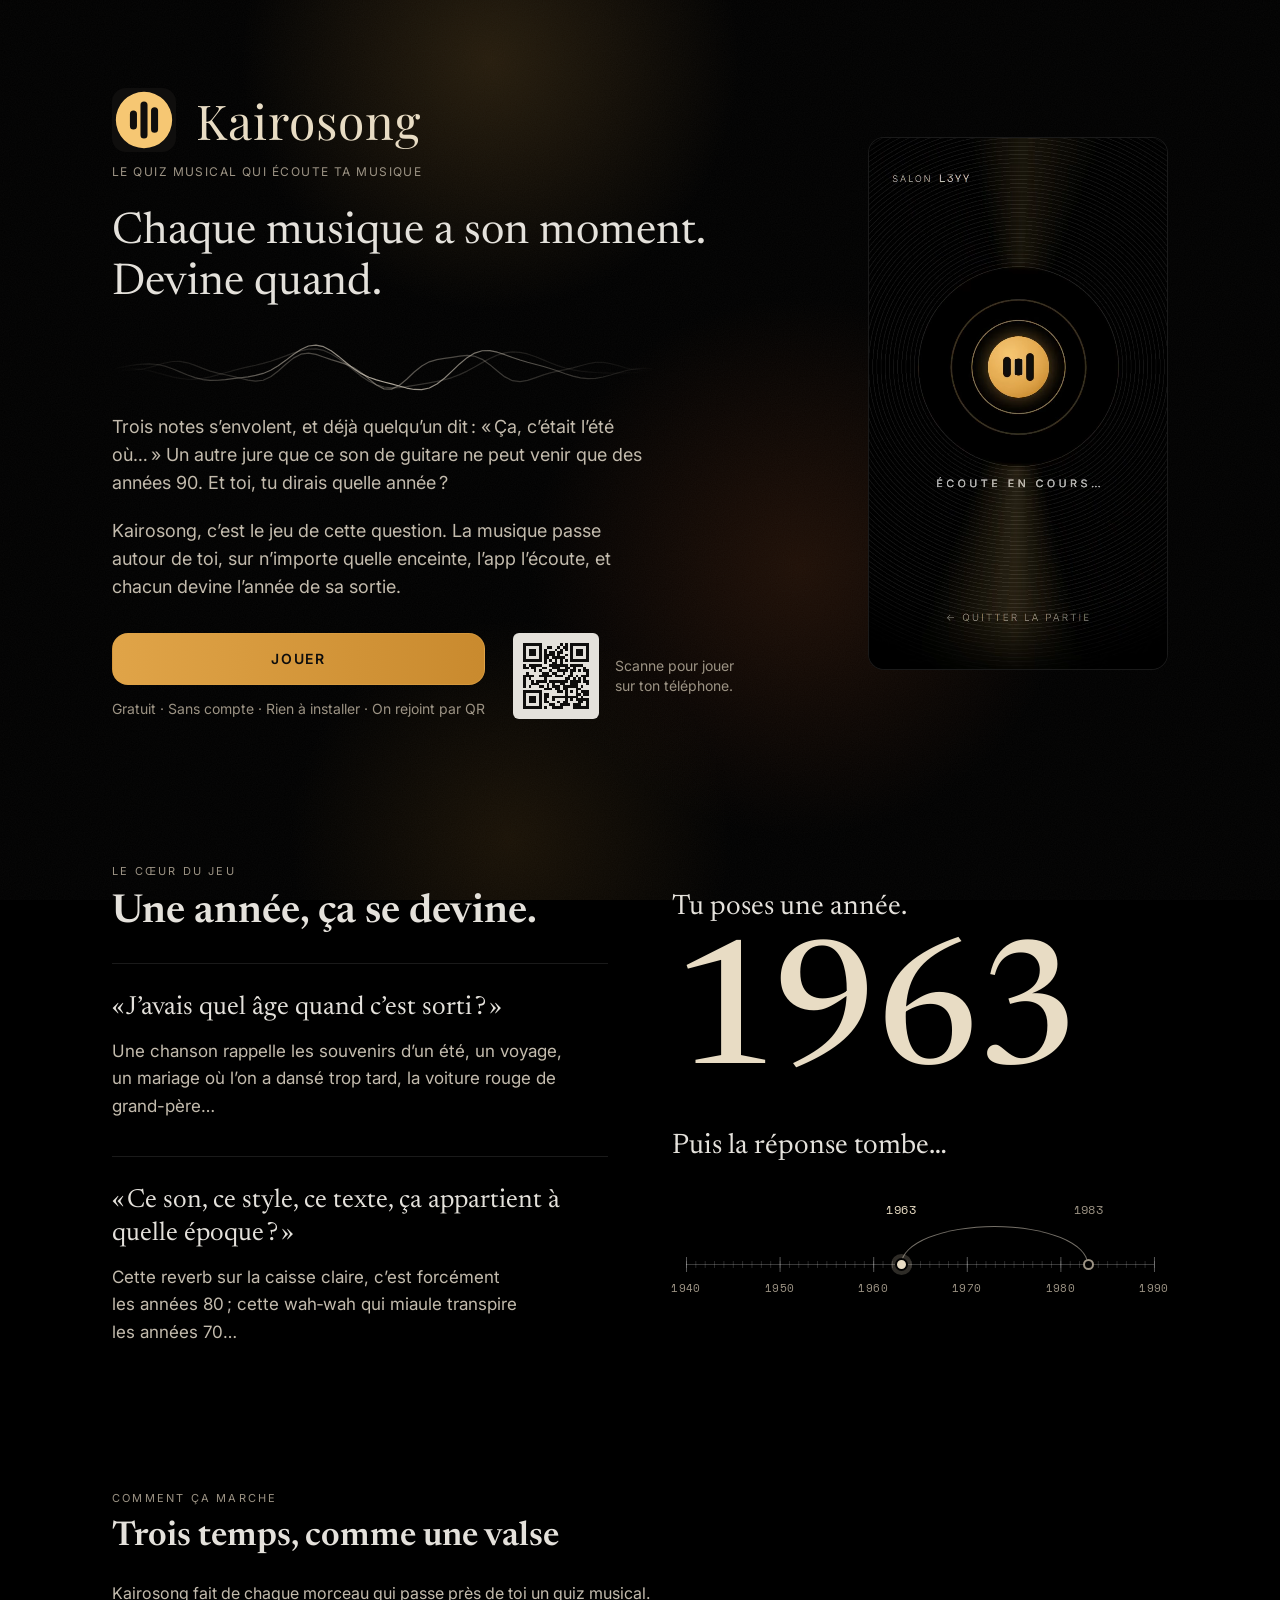
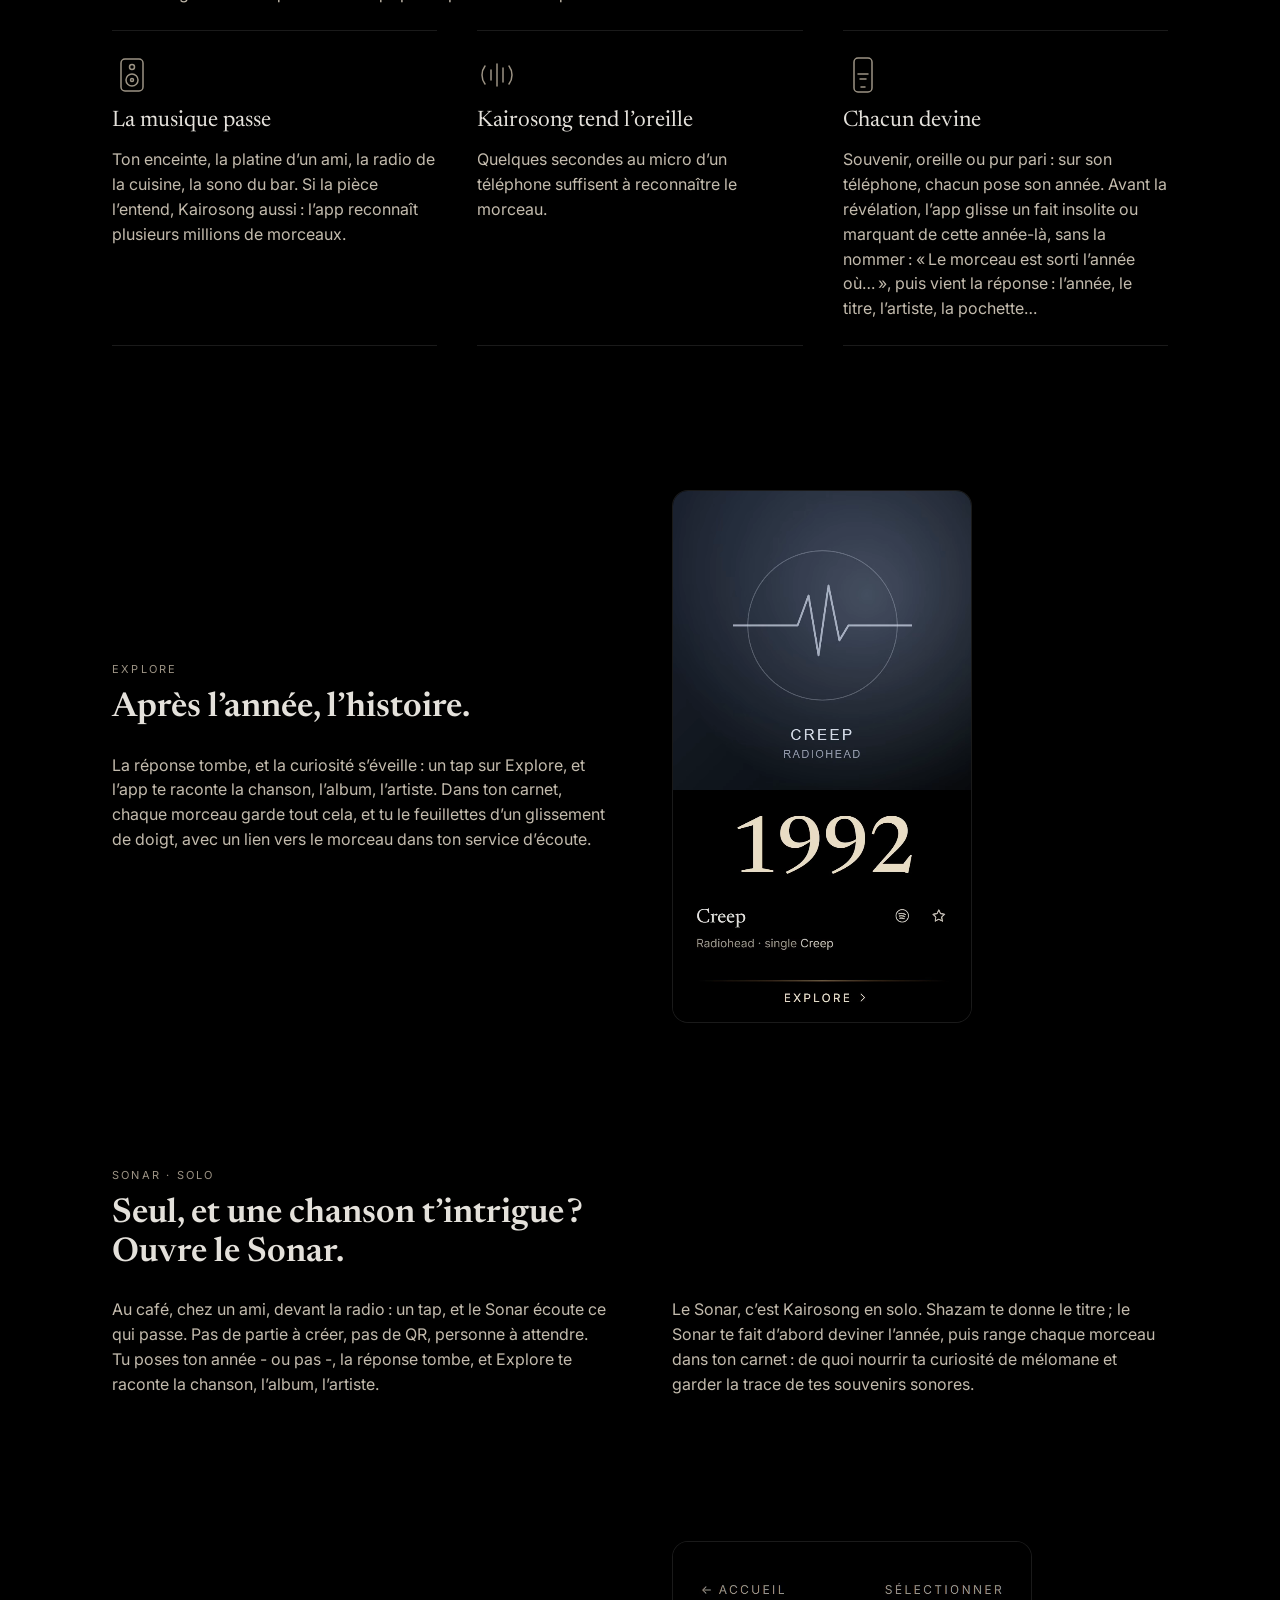
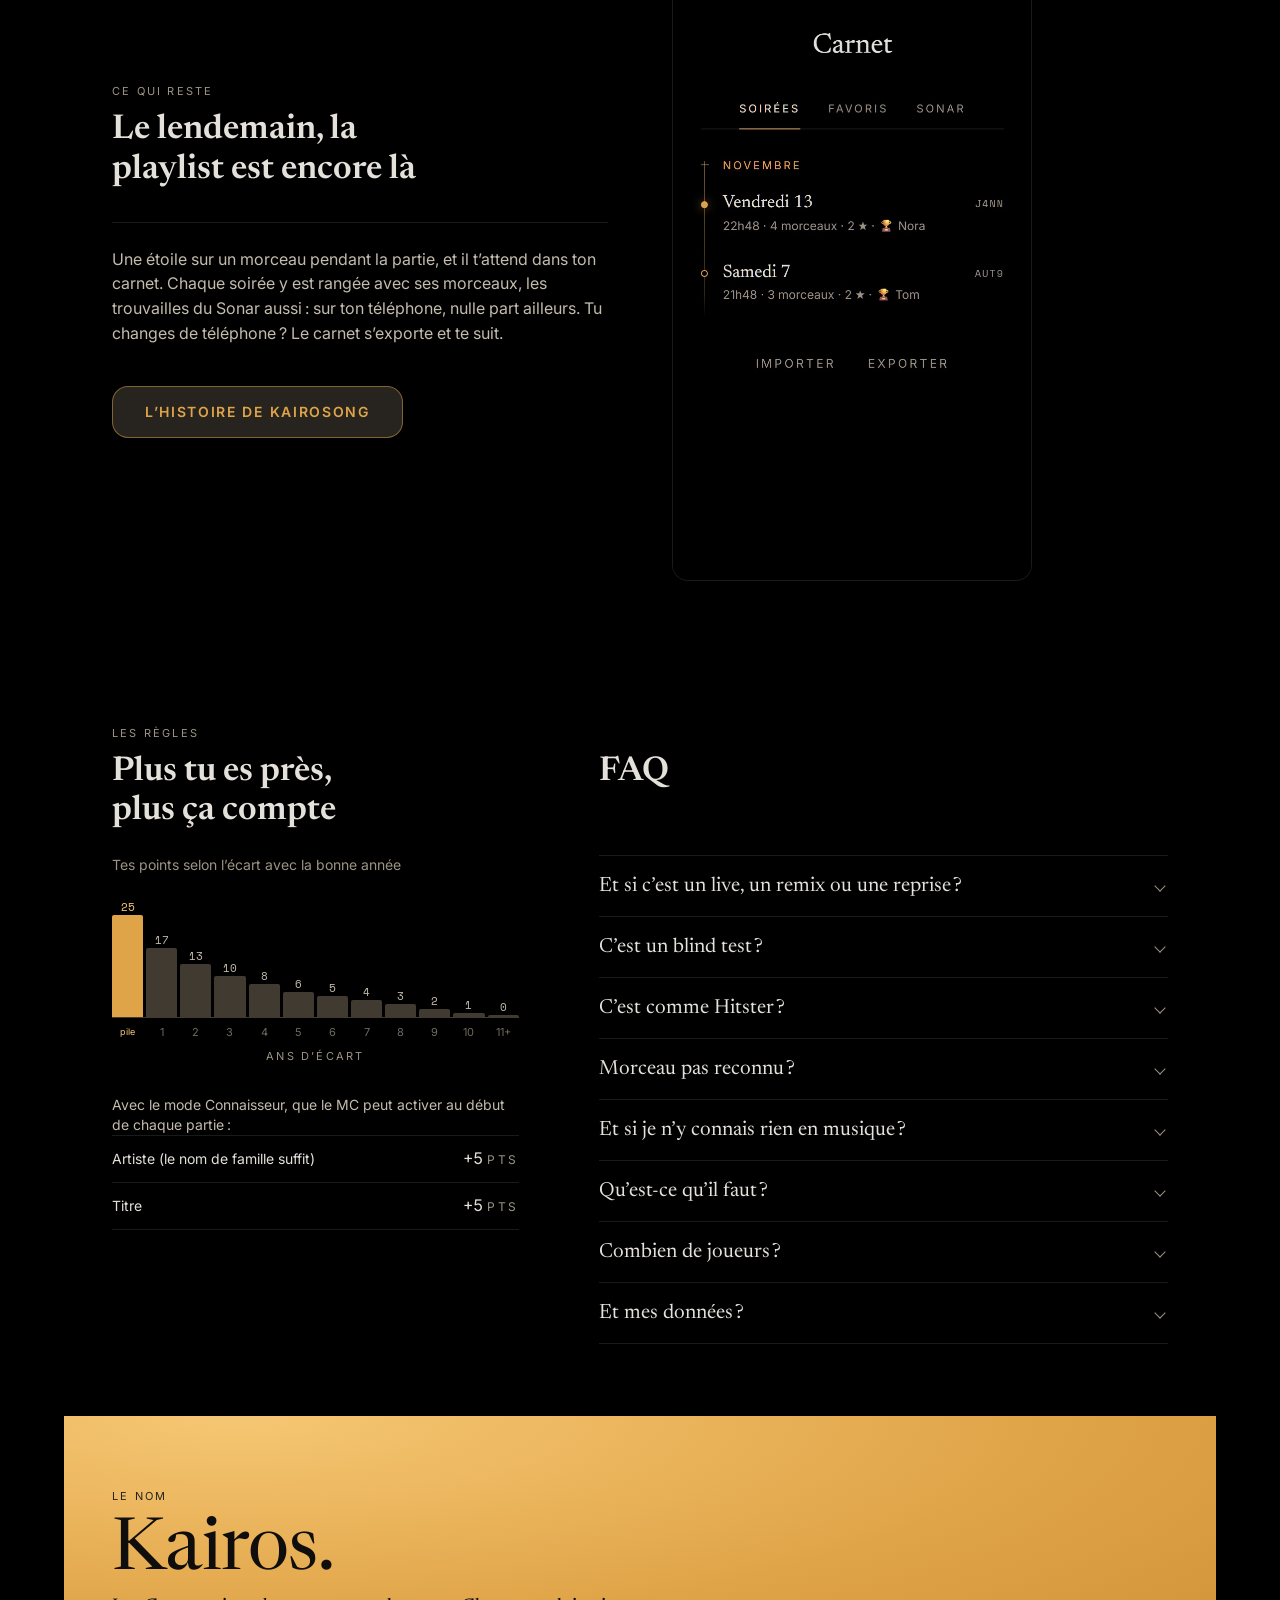
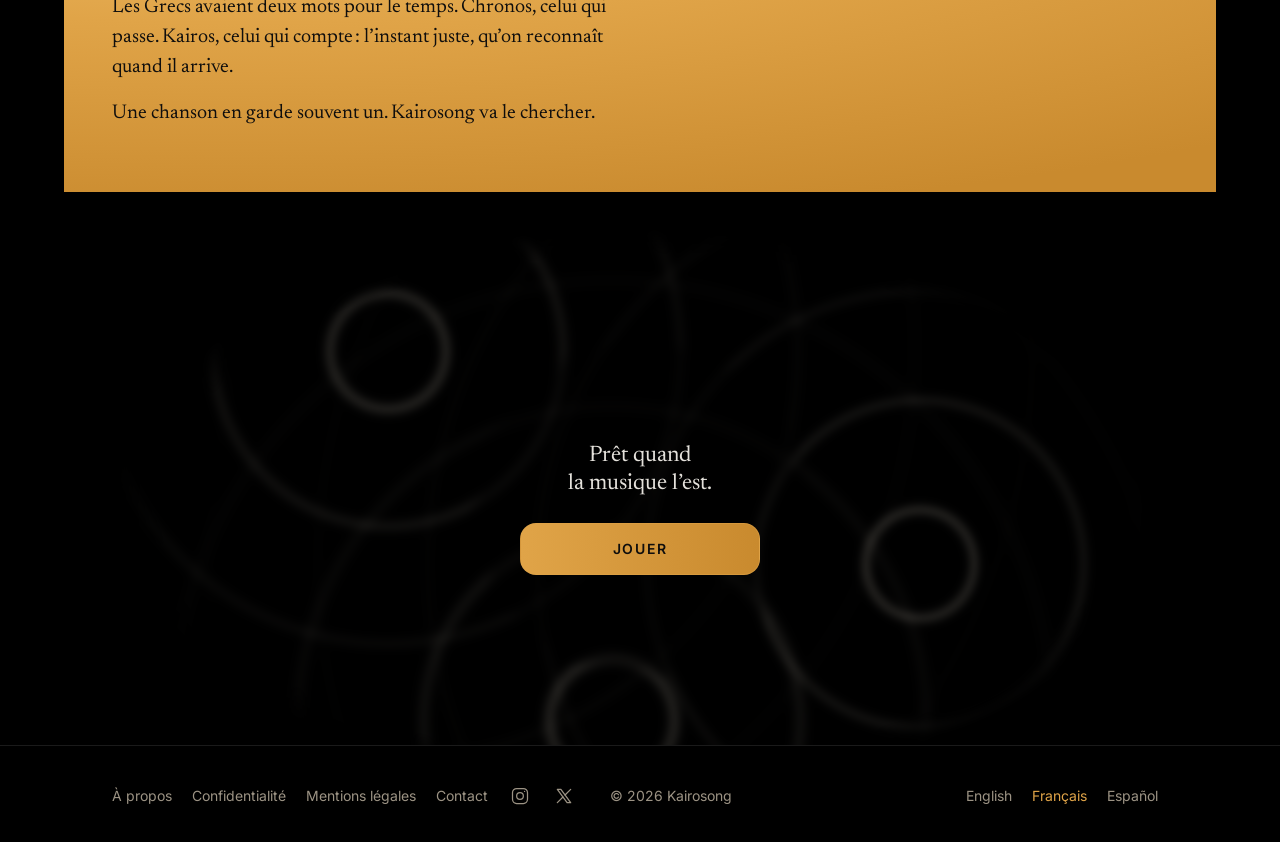
<file: fr/index.html>
<!doctype html>
<html lang="fr">
<head>
<meta charset="utf-8">
<script>/* Lien d’invitation ou QR d’avant la bascule : la partie est sur app.kairosong.com. */if(/[?&]join=/.test(location.search))location.replace('https://app.kairosong.com/'+location.search);</script>
<script>document.documentElement.classList.add('js');</script>
<meta name="viewport" content="width=device-width, initial-scale=1, viewport-fit=cover">
<title>Kairosong - le quiz musical qui écoute ta musique</title>
<meta name="description" content="Mets n’importe quelle musique : Kairosong la reconnaît, et chacun devine son année. En soirée par QR, ou seul avec le Sonar. Gratuit, sans compte.">
<link rel="canonical" href="https://kairosong.com/fr/">
<link rel="alternate" hreflang="en" href="https://kairosong.com/">
<link rel="alternate" hreflang="fr" href="https://kairosong.com/fr/">
<link rel="alternate" hreflang="es" href="https://kairosong.com/es/">
<link rel="alternate" hreflang="x-default" href="https://kairosong.com/">
<meta name="theme-color" content="#000000">
<link rel="icon" type="image/png" sizes="32x32" href="../favicon-32.png">
<link rel="icon" type="image/png" sizes="16x16" href="../favicon-16.png">
<link rel="apple-touch-icon" href="../apple-touch-icon.png">
<link rel="stylesheet" href="../assets/site.css">
<meta property="og:type" content="website">
<meta property="og:site_name" content="Kairosong">
<meta property="og:title" content="Kairosong - le quiz musical qui écoute ta musique">
<meta property="og:description" content="Mets n’importe quelle musique : Kairosong la reconnaît, et chacun devine son année. En soirée par QR, ou seul avec le Sonar. Gratuit, sans compte.">
<meta property="og:url" content="https://kairosong.com/fr/">
<meta property="og:image" content="https://kairosong.com/assets/og-fr.png">
<meta property="og:image:width" content="1200">
<meta property="og:image:height" content="630">
<meta property="og:image:alt" content="Chaque musique a son moment. Devine quand.">
<meta property="og:locale" content="fr_FR">
<meta property="og:locale:alternate" content="en_US">
<meta property="og:locale:alternate" content="es_ES">
<meta name="twitter:card" content="summary_large_image">
<meta name="twitter:title" content="Kairosong - le quiz musical qui écoute ta musique">
<meta name="twitter:description" content="Mets n’importe quelle musique : Kairosong la reconnaît, et chacun devine son année. En soirée par QR, ou seul avec le Sonar. Gratuit, sans compte.">
<meta name="twitter:image" content="https://kairosong.com/assets/og-fr.png">
<script type="application/ld+json">{"@context": "https://schema.org", "@type": "WebApplication", "name": "Kairosong", "url": "https://kairosong.com/fr/", "applicationCategory": "GameApplication", "operatingSystem": "Any (web browser)", "browserRequirements": "Requires a modern web browser", "inLanguage": "fr", "description": "Mets n’importe quelle musique : Kairosong la reconnaît, et chacun devine son année. En soirée par QR, ou seul avec le Sonar. Gratuit, sans compte.", "image": "https://kairosong.com/assets/og-fr.png", "offers": {"@type": "Offer", "price": "0", "priceCurrency": "EUR"}, "sameAs": ["https://app.kairosong.com", "https://www.instagram.com/kairosong.app/", "https://x.com/kairosong"]}</script>
<script type="application/ld+json">{"@context": "https://schema.org", "@type": "FAQPage", "inLanguage": "fr", "mainEntity": [{"@type": "Question", "name": "Et si c’est un live, un remix ou une reprise ?", "acceptedAnswer": {"@type": "Answer", "text": "Un live, un remaster, une réédition ne rajeunissent pas la chanson : Billie Jean en concert en 1988, c’est toujours 1982. La reprise par quelqu’un d’autre, c’est une autre histoire, avec sa propre année. Le remix aussi, sauf si la table préfère le mode source : on devine alors l’année de la chanson d’origine. Si ce n’est pas la version d’origine qui passait, la révélation le dit, et nomme celle qu’on a entendue."}}, {"@type": "Question", "name": "C’est un blind test ?", "acceptedAnswer": {"@type": "Answer", "text": "Oui, si tu veux. Un blind test, c’est souvent un court extrait, tiré d’une liste préparée. Ici, tu joues avec n’importe quelle musique : ta playlist ou celle de quelqu’un d’autre, un vinyle, la radio, ce qui passe autour de toi. Quelques secondes ou le morceau entier, c’est toi qui vois. L’app reconnaît des millions de morceaux, et c’est l’année que tu devines. Même celui qui a choisi la musique peut jouer : l’année exacte, on la connaît rarement."}}, {"@type": "Question", "name": "C’est comme Hitster ?", "acceptedAnswer": {"@type": "Answer", "text": "Le principe est cousin : retrouver l’année d’une chanson. Mais ici, ni cartes ni playlist imposée. Kairosong écoute ta propre musique et reconnaît plusieurs millions de morceaux."}}, {"@type": "Question", "name": "Morceau pas reconnu ?", "acceptedAnswer": {"@type": "Answer", "text": "Le MC (celui qui mène la partie) relance l’écoute ou passe au suivant. Personne ne perd de points. Kairosong peine avec la musique classique, les remix obscurs et tout ce qui n’est jamais sorti officiellement."}}, {"@type": "Question", "name": "Et si je n’y connais rien en musique ?", "acceptedAnswer": {"@type": "Answer", "text": "Il s’agit moins de connaître les dates que de se souvenir. Les meilleurs joueurs ne sont pas toujours les plus calés. Et les règles s’apprennent en jouant : l’app les glisse une à une pendant l’attente."}}, {"@type": "Question", "name": "Qu’est-ce qu’il faut ?", "acceptedAnswer": {"@type": "Answer", "text": "Un téléphone pour le MC, un par joueur, et n’importe quelle source de musique : une enceinte, une platine, la radio. Ce quiz musical tourne dans le navigateur, sur iPhone comme sur Android. Pas de Spotify, pas d’app à installer, pas de compte."}}, {"@type": "Question", "name": "Combien de joueurs ?", "acceptedAnswer": {"@type": "Answer", "text": "Seul, lance le Sonar : l’app écoute, tu devines. À deux, c’est un duel. À dix, c’est un jeu de soirée. Un téléphone chacun, autant que tu veux."}}, {"@type": "Question", "name": "Et mes données ?", "acceptedAnswer": {"@type": "Answer", "text": "Pas de compte, pas d’e-mail : ton pseudo est éphémère et disparaît avec la partie. Tout le reste est sur la page confidentialité."}}]}</script>
<script defer src="../assets/onde.js"></script>
<script defer src="../assets/coeur.js"></script>
<script defer src="../assets/lune.js"></script>
<script defer src="../assets/carnet.js"></script>
<script defer src="../assets/passerelle.js"></script>
<script defer src="https://stats.kairosong.com/script.js" data-website-id="03b3ffdd-07d6-4459-987c-b70a7a2dbf54" data-domains="kairosong.com" data-exclude-search="true" data-exclude-hash="true"></script>
</head>
<body>
<div class="fond" aria-hidden="true"><div class="fond-braise fond-braise--a"></div><div class="fond-braise fond-braise--b"></div><div class="fond-braise fond-braise--c"></div><div class="fond-grain"></div></div>
<main>
<div class="wrap">
<section class="hero" aria-labelledby="brand">
<div class="hero-text">
<h1 class="brand" id="brand"><img src="../assets/logo.svg" width="64" height="64" alt=""><span class="wordmark">Kairosong</span><span class="brand-what">Le quiz musical qui écoute ta musique</span></h1>
<p class="motto">Chaque musique a son moment.<br>Devine quand.</p>
<div class="frise frise--hero" aria-hidden="true"><svg class="frise-onde" viewBox="0 0 360 88" preserveAspectRatio="none" aria-hidden="true" focusable="false"><defs><linearGradient id="onde-filet" gradientUnits="userSpaceOnUse" x1="0" x2="360" y1="0" y2="0"><stop offset="0" stop-color="#c3bbad" stop-opacity="0"/><stop offset=".5" stop-color="#c3bbad"/><stop offset="1" stop-color="#c3bbad" stop-opacity="0"/></linearGradient></defs><path stroke-opacity=".9" d="M0 44H360"/><path stroke-opacity=".5" d="M0 44H360"/><path stroke-opacity=".3" d="M0 44H360"/></svg><span class="frise-minor"></span><span class="frise-major"></span><span class="frise-rule"></span><span class="frise-year" style="--y:1960">1960</span><span class="frise-year" style="--y:1970">1970</span><span class="frise-year" style="--y:1980">1980</span><span class="frise-year" style="--y:1990">1990</span><span class="frise-year" style="--y:2000">2000</span><span class="frise-year" style="--y:2010">2010</span><span class="frise-year" style="--y:2020">2020</span><span class="frise-dot" style="--y:1977;--at:300ms"></span><span class="frise-dot" style="--y:1981;--at:600ms"></span><span class="frise-dot" style="--y:1988;--at:900ms"></span><span class="frise-dot" style="--y:1994;--at:1200ms"></span></div>
<p class="lead">Trois notes s’envolent, et déjà quelqu’un dit : « Ça, c’était l’été où… » Un autre jure que ce son de guitare ne peut venir que des années 90. Et toi, tu dirais quelle année ?</p>
<p class="lead">Kairosong, c’est le jeu de cette question. La musique passe autour de toi, sur n’importe quelle enceinte, l’app l’écoute, et chacun devine l’année de sa sortie.</p>
<div class="hero-cta">
<a class="ks-btn ks-btn--fill-gold" href="https://app.kairosong.com" data-umami-event="play-clicked" data-umami-event-lang="fr">Jouer</a>
<p class="fine">Gratuit · Sans compte · Rien à installer · On rejoint par QR</p>
<div class="hero-qr"><img src="../assets/qr-app.svg" width="86" height="86" alt="QR code vers app.kairosong.com" loading="lazy" decoding="async"><p>Scanne pour jouer<br>sur ton téléphone.</p></div>
</div>
</div>
<figure class="shot">
<div class="shot-frame"><video autoplay muted loop playsinline preload="metadata" width="360" height="640" poster="../media/revelation-fr.png" aria-label="Un joueur fait glisser le compteur, l’écart montre l’année de chacun sur une même ligne du temps, un fait de l’année s’affiche, puis le MC révèle le morceau et son année, 2003."><source src="../media/partie-fr.webm" type="video/webm"><source src="../media/partie-fr.mp4" type="video/mp4"></video></div>
</figure>
</section>

<section class="section heart" aria-labelledby="heart">
<div class="heart-head">
<p class="eyebrow">Le cœur du jeu</p>
<h2 class="title" id="heart">Une année, ça se devine.</h2>
</div>
<div class="heart-asks">
<blockquote class="heart-ask"><p>« J’avais quel âge quand c’est sorti ? »</p></blockquote>
<p class="heart-echo">Une chanson rappelle les souvenirs d’un été, un voyage, un mariage où l’on a dansé trop tard, la voiture rouge de grand-père…</p>
<blockquote class="heart-ask"><p>« Ce son, ce style, ce texte, ça appartient à quelle époque ? »</p></blockquote>
<p class="heart-echo">Cette reverb sur la caisse claire, c’est forcément les années 80 ; cette wah‑wah qui miaule transpire les années 70…</p>
</div>
<div class="heart-play">
<p class="heart-line">Tu poses une année.</p>
<p class="heart-year" aria-hidden="true">19<span class="heart-roue">6</span>3</p>
<p class="heart-line heart-then">Puis la réponse tombe…</p>
<div class="frise frise--coeur" aria-hidden="true" style="--guess:1983;--answer:1963"><span class="frise-minor"></span><span class="frise-major"></span><span class="frise-rule"></span><span class="frise-year" style="--y:1940">1940</span><span class="frise-year" style="--y:1950">1950</span><span class="frise-year" style="--y:1960">1960</span><span class="frise-year" style="--y:1970">1970</span><span class="frise-year" style="--y:1980">1980</span><span class="frise-year" style="--y:1990">1990</span><span class="frise-arc"></span><span class="frise-dot frise-dot--guess" style="--y:var(--guess)"></span><span class="frise-mark frise-mark--guess" style="--y:var(--guess)">1983</span><span class="frise-dot frise-dot--answer" style="--y:var(--answer)"></span><span class="frise-mark frise-mark--answer" style="--y:var(--answer)">1963</span></div>
</div>
</section>

<section class="section" aria-labelledby="how">
<p class="eyebrow">Comment ça marche</p>
<h2 class="title" id="how">Trois temps, comme une valse</h2>
<p class="lead how-lead">Kairosong fait de chaque morceau qui passe près de toi un quiz musical.</p>

<ol class="lines steps">
<li class="step"><svg viewBox="0 0 40 40" fill="none" stroke="currentColor" stroke-width="1.5" aria-hidden="true"><rect x="9" y="4" width="22" height="32" rx="4"/><circle cx="20" cy="25" r="6"/><circle cx="20" cy="25" r="1.5"/><circle cx="20" cy="12" r="2.5"/></svg><h3>La musique passe</h3><p>Ton enceinte, la platine d’un ami, la radio de la cuisine, la sono du bar. Si la pièce l’entend, Kairosong aussi : l’app reconnaît plusieurs millions de morceaux.</p></li>
<li class="step"><svg viewBox="0 0 40 40" fill="none" stroke="currentColor" stroke-width="1.5" stroke-linecap="round" aria-hidden="true"><path d="M14 15v10M20 9v22M26 13v14"/><path d="M8 11a15 15 0 0 0 0 18M32 11a15 15 0 0 1 0 18"/></svg><h3>Kairosong tend l’oreille</h3><p>Quelques secondes au micro d’un téléphone suffisent à reconnaître le morceau.</p></li>
<li class="step"><svg viewBox="0 0 40 40" fill="none" stroke="currentColor" stroke-width="1.5" stroke-linecap="round" aria-hidden="true"><rect x="11" y="3" width="18" height="34" rx="4"/><path d="M15 19h10M17 24h6"/><path d="M18 32h4"/></svg><h3>Chacun devine</h3><p>Souvenir, oreille ou pur pari : sur son téléphone, chacun pose son année. Avant la révélation, l’app glisse un fait insolite ou marquant de cette année-là, sans la nommer : « Le morceau est sorti l’année où… », puis vient la réponse : l’année, le titre, l’artiste, la pochette…</p></li>
</ol>
</section>

<section class="section sonar sonar--miroir" aria-labelledby="explore">
<p class="eyebrow">Explore</p>
<h2 class="title" id="explore">Après l’année, l’histoire.</h2>
<p class="sonar-lead">La réponse tombe, et la curiosité s’éveille : un tap sur Explore, et l’app te raconte la chanson, l’album, l’artiste. Dans ton carnet, chaque morceau garde tout cela, et tu le feuillettes d’un glissement de doigt, avec un lien vers le morceau dans ton service d’écoute.</p>
<div class="shot-frame sonar-shot"><video class="en-vue" muted playsinline preload="metadata" width="360" height="640" poster="../media/explore-fr.png" aria-label="Après une révélation, Explore s’ouvre : la chanson, puis l’artiste."><source src="../media/explore-fr.webm" type="video/webm"><source src="../media/explore-fr.mp4" type="video/mp4"></video></div>
</section>

<section class="section sonar sonar--texte" aria-labelledby="sonar">
<p class="eyebrow">Sonar · Solo</p>
<h2 class="title" id="sonar"><span class="title-line">Seul, et une chanson t’intrigue ?</span> <span class="title-line">Ouvre le Sonar.</span></h2>
<p class="sonar-lead">Au café, chez un ami, devant la radio : un tap, et le Sonar écoute ce qui passe. Pas de partie à créer, pas de QR, personne à attendre. Tu poses ton année - ou pas -, la réponse tombe, et Explore te raconte la chanson, l’album, l’artiste.</p>
<p class="sonar-note">Le Sonar, c’est Kairosong en solo. Shazam te donne le titre ; le Sonar te fait d’abord deviner l’année, puis range chaque morceau dans ton carnet : de quoi nourrir ta curiosité de mélomane et garder la trace de tes souvenirs sonores.</p>
</section>

<section class="section keep" aria-labelledby="keep">
<p class="eyebrow">Ce qui reste</p>
<h2 class="title" id="keep">Le lendemain, la playlist est encore là</h2>
<div class="shot-frame keep-shot"><video class="en-vue" muted playsinline preload="metadata" width="360" height="640" poster="../media/carnet-fr.webp" aria-label="Le carnet de l’app : chaque soirée avec ses morceaux, les morceaux mis en favoris, puis ceux trouvés au Sonar."><source src="../media/carnet-fr.webm" type="video/webm"><source src="../media/carnet-fr.mp4" type="video/mp4"></video></div>
<p class="keep-text">Une étoile sur un morceau pendant la partie, et il t’attend dans ton carnet. Chaque soirée y est rangée avec ses morceaux, les trouvailles du Sonar aussi : sur ton téléphone, nulle part ailleurs. Tu changes de téléphone ? Le carnet s’exporte et te suit.</p>
<p class="story-link"><a class="ks-btn ks-btn--plate-gold" href="../fr/histoire/">L’histoire de Kairosong</a></p>
</section>

<div class="rules-faq">
<section class="section" aria-labelledby="rules">
<p class="eyebrow">Les règles</p>
<h2 class="title" id="rules">Plus tu es près, plus ça compte</h2>
<div class="rules-body">
<p class="bareme-lede">Tes points selon l’écart avec la bonne année</p>
<p class="visually-hidden">Pile : 25 points. À 1 an : 17. 2 ans : 13. 3 ans : 10. 4 ans : 8. 5 ans : 6. 6 ans : 5. 7 ans : 4. 8 ans : 3. 9 ans : 2. 10 ans : 1. Au-delà : 0.</p>
<div class="bareme" aria-hidden="true">
<div class="bareme-bars"><span class="bareme-col bareme-col--pile" style="--p:25"><span class="bareme-pts">25</span><span class="bareme-bar"></span></span><span class="bareme-col" style="--p:17"><span class="bareme-pts">17</span><span class="bareme-bar"></span></span><span class="bareme-col" style="--p:13"><span class="bareme-pts">13</span><span class="bareme-bar"></span></span><span class="bareme-col" style="--p:10"><span class="bareme-pts">10</span><span class="bareme-bar"></span></span><span class="bareme-col" style="--p:8"><span class="bareme-pts">8</span><span class="bareme-bar"></span></span><span class="bareme-col" style="--p:6"><span class="bareme-pts">6</span><span class="bareme-bar"></span></span><span class="bareme-col" style="--p:5"><span class="bareme-pts">5</span><span class="bareme-bar"></span></span><span class="bareme-col" style="--p:4"><span class="bareme-pts">4</span><span class="bareme-bar"></span></span><span class="bareme-col" style="--p:3"><span class="bareme-pts">3</span><span class="bareme-bar"></span></span><span class="bareme-col" style="--p:2"><span class="bareme-pts">2</span><span class="bareme-bar"></span></span><span class="bareme-col" style="--p:1"><span class="bareme-pts">1</span><span class="bareme-bar"></span></span><span class="bareme-col" style="--p:0"><span class="bareme-pts">0</span><span class="bareme-bar"></span></span></div>
<div class="bareme-ecarts"><span class="bareme-pile">pile</span><span>1</span><span>2</span><span>3</span><span>4</span><span>5</span><span>6</span><span>7</span><span>8</span><span>9</span><span>10</span><span>11+</span></div>
<p class="bareme-axis">Ans d’écart</p>
</div>
<p class="aside">Avec le mode Connaisseur, que le MC peut activer au début de chaque partie :</p>
<ul class="lines rules rules--bonus">
<li><span>Artiste (le nom de famille suffit)</span><span class="pts">+5<small>pts</small></span></li>
<li><span>Titre</span><span class="pts">+5<small>pts</small></span></li>
</ul>
</div>
</section>

<section class="section faq" aria-labelledby="faq">
<h2 class="title" id="faq">FAQ</h2>
<ul class="lines">
<li><details><summary>Et si c’est un live, un remix ou une reprise ?<span class="ks-chevron" aria-hidden="true"></span></summary><p>Un live, un remaster, une réédition ne rajeunissent pas la chanson : Billie Jean en concert en 1988, c’est toujours 1982. La reprise par quelqu’un d’autre, c’est une autre histoire, avec sa propre année. Le remix aussi, sauf si la table préfère le mode source : on devine alors l’année de la chanson d’origine. Si ce n’est pas la version d’origine qui passait, la révélation le dit, et nomme celle qu’on a entendue.</p></details></li>
<li><details><summary>C’est un blind test ?<span class="ks-chevron" aria-hidden="true"></span></summary><p>Oui, si tu veux. Un blind test, c’est souvent un court extrait, tiré d’une liste préparée. Ici, tu joues avec n’importe quelle musique : ta playlist ou celle de quelqu’un d’autre, un vinyle, la radio, ce qui passe autour de toi. Quelques secondes ou le morceau entier, c’est toi qui vois. L’app reconnaît des millions de morceaux, et c’est l’année que tu devines. Même celui qui a choisi la musique peut jouer : l’année exacte, on la connaît rarement.</p></details></li>
<li><details><summary>C’est comme Hitster ?<span class="ks-chevron" aria-hidden="true"></span></summary><p>Le principe est cousin : retrouver l’année d’une chanson. Mais ici, ni cartes ni playlist imposée. Kairosong écoute ta propre musique et reconnaît plusieurs millions de morceaux.</p></details></li>
<li><details><summary>Morceau pas reconnu ?<span class="ks-chevron" aria-hidden="true"></span></summary><p>Le MC (celui qui mène la partie) relance l’écoute ou passe au suivant. Personne ne perd de points. Kairosong peine avec la musique classique, les remix obscurs et tout ce qui n’est jamais sorti officiellement.</p></details></li>
<li><details><summary>Et si je n’y connais rien en musique ?<span class="ks-chevron" aria-hidden="true"></span></summary><p>Il s’agit moins de connaître les dates que de se souvenir. Les meilleurs joueurs ne sont pas toujours les plus calés. Et les règles s’apprennent en jouant : l’app les glisse une à une pendant l’attente.</p></details></li>
<li><details><summary>Qu’est-ce qu’il faut ?<span class="ks-chevron" aria-hidden="true"></span></summary><p>Un téléphone pour le MC, un par joueur, et n’importe quelle source de musique : une enceinte, une platine, la radio. Ce quiz musical tourne dans le navigateur, sur iPhone comme sur Android. Pas de Spotify, pas d’app à installer, pas de compte.</p></details></li>
<li><details><summary>Combien de joueurs ?<span class="ks-chevron" aria-hidden="true"></span></summary><p>Seul, lance le Sonar : l’app écoute, tu devines. À deux, c’est un duel. À dix, c’est un jeu de soirée. Un téléphone chacun, autant que tu veux.</p></details></li>
<li><details><summary>Et mes données ?<span class="ks-chevron" aria-hidden="true"></span></summary><p>Pas de compte, pas d’e-mail : ton pseudo est éphémère et disparaît avec la partie. Tout le reste est sur la <a href="../fr/privacy/">page confidentialité</a>.</p></details></li>
</ul>
</section>
</div>

<section class="section kairos" aria-labelledby="kairos">
<h2 class="eyebrow" id="kairos">Le nom</h2>
<p><span class="kairos-word">Kairos.</span> Les Grecs avaient deux mots pour le temps. Chronos, celui qui passe. Kairos, celui qui compte : l’instant juste, qu’on reconnaît quand il arrive.</p>
<p>Une chanson en garde souvent un. Kairosong va le chercher.</p>
</section>

<section class="send" aria-label="Jouer">
<div class="lune" aria-hidden="true"><canvas></canvas><div class="lune-ring"></div></div>
<p>Prêt quand<br>la musique l’est.</p>
<a class="ks-btn ks-btn--fill-gold" href="https://app.kairosong.com" data-umami-event="play-clicked" data-umami-event-lang="fr">Jouer</a>
</section>
</div>
</main>
<script>if(matchMedia('(prefers-reduced-motion: reduce)').matches)document.querySelectorAll('video[autoplay]').forEach(function(v){v.removeAttribute('autoplay');v.pause();v.controls=true;v.load();});</script>
<footer class="site-foot">
<div class="wrap">
<div class="foot-row">
<ul class="foot-links">
<li><a href="../fr/histoire/">À propos</a></li>
<li><a href="../fr/privacy/">Confidentialité</a></li>
<li><a href="../fr/legal/">Mentions légales</a></li>
<li><a href="mailto:kairosong.app@gmail.com">Contact</a></li>
<li><a href="https://www.instagram.com/kairosong.app/" rel="noopener" aria-label="Instagram" class="foot-icon"><svg width="20" height="20" viewBox="0 0 24 24" fill="none" stroke="currentColor" stroke-width="1.5" stroke-linecap="round" stroke-linejoin="round" aria-hidden="true" focusable="false"><rect x="3" y="3" width="18" height="18" rx="5"/><circle cx="12" cy="12" r="4"/><circle cx="17.5" cy="6.5" r="0.75" fill="currentColor" stroke="none"/></svg></a></li>
<li><a href="https://x.com/kairosong" rel="noopener" aria-label="X" class="foot-icon"><svg width="20" height="20" viewBox="0 0 24 24" fill="none" stroke="currentColor" stroke-width="1.5" stroke-linecap="round" stroke-linejoin="round" aria-hidden="true" focusable="false"><path d="M4 4l11.733 16h4.267l-11.733-16z"/><path d="M4 20l6.768-6.768m2.46-2.46l6.772-6.772"/></svg></a></li>
</ul>
<nav aria-label="Langue">
<ul class="langs">
<li><a href="../" hreflang="en" lang="en" data-umami-event="lang-switched" data-umami-event-lang="en">English</a></li>
<li><a href="../fr/" hreflang="fr" lang="fr" aria-current="page">Français</a></li>
<li><a href="../es/" hreflang="es" lang="es" data-umami-event="lang-switched" data-umami-event-lang="es">Español</a></li>
</ul>
</nav>
</div>
<p class="copyright">© 2026 Kairosong</p>
</div>
</footer>
</body>
</html>
</file>
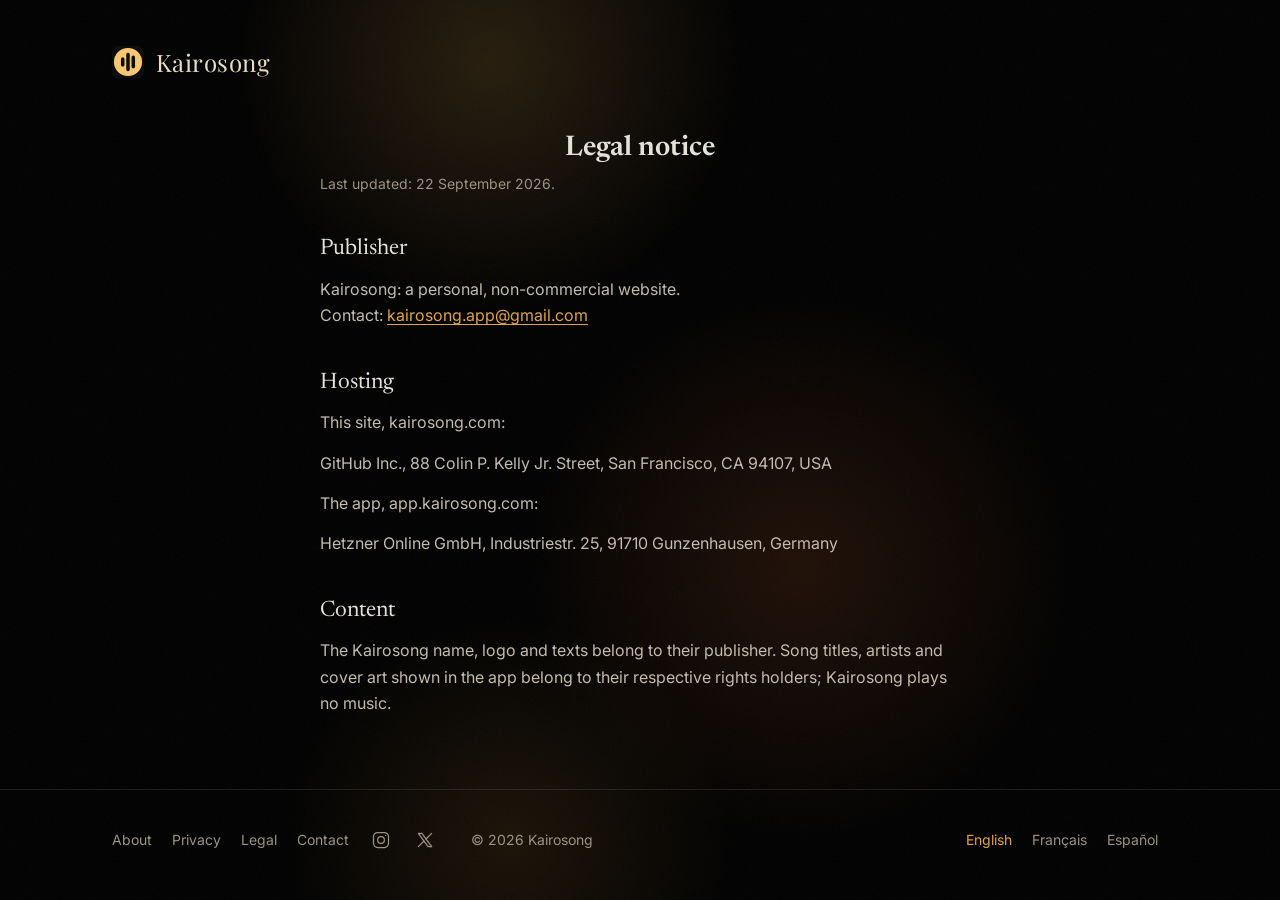
<file: legal/index.html>
<!doctype html>
<html lang="en">
<head>
<meta charset="utf-8">
<script>/* Lien d’invitation ou QR d’avant la bascule : la partie est sur app.kairosong.com. */if(/[?&]join=/.test(location.search))location.replace('https://app.kairosong.com/'+location.search);</script>
<meta name="viewport" content="width=device-width, initial-scale=1, viewport-fit=cover">
<title>Legal notice - Kairosong</title>
<meta name="description" content="Publisher, hosting and contact for kairosong.com and app.kairosong.com.">
<link rel="canonical" href="https://kairosong.com/legal/">
<link rel="alternate" hreflang="en" href="https://kairosong.com/legal/">
<link rel="alternate" hreflang="fr" href="https://kairosong.com/fr/legal/">
<link rel="alternate" hreflang="es" href="https://kairosong.com/es/legal/">
<link rel="alternate" hreflang="x-default" href="https://kairosong.com/legal/">
<meta name="theme-color" content="#000000">
<link rel="icon" type="image/png" sizes="32x32" href="../favicon-32.png">
<link rel="icon" type="image/png" sizes="16x16" href="../favicon-16.png">
<link rel="apple-touch-icon" href="../apple-touch-icon.png">
<link rel="stylesheet" href="../assets/site.css">
<meta property="og:type" content="website">
<meta property="og:site_name" content="Kairosong">
<meta property="og:title" content="Legal notice - Kairosong">
<meta property="og:description" content="Publisher, hosting and contact for kairosong.com and app.kairosong.com.">
<meta property="og:url" content="https://kairosong.com/legal/">
<meta property="og:image" content="https://kairosong.com/assets/og-en.png">
<meta property="og:image:width" content="1200">
<meta property="og:image:height" content="630">
<meta property="og:image:alt" content="Every song has its time. Guess when.">
<meta property="og:locale" content="en_US">
<meta property="og:locale:alternate" content="fr_FR">
<meta property="og:locale:alternate" content="es_ES">
<meta name="twitter:card" content="summary_large_image">
<meta name="twitter:title" content="Legal notice - Kairosong">
<meta name="twitter:description" content="Publisher, hosting and contact for kairosong.com and app.kairosong.com.">
<meta name="twitter:image" content="https://kairosong.com/assets/og-en.png">

<script defer src="https://stats.kairosong.com/script.js" data-website-id="03b3ffdd-07d6-4459-987c-b70a7a2dbf54" data-domains="kairosong.com" data-exclude-search="true" data-exclude-hash="true"></script>
<script defer src="../assets/passerelle.js"></script>
</head>
<body>
<div class="fond" aria-hidden="true"><div class="fond-braise fond-braise--a"></div><div class="fond-braise fond-braise--b"></div><div class="fond-braise fond-braise--c"></div><div class="fond-grain"></div></div>
<header class="wrap top-bar">
<a class="home-link" href="../" aria-label="Kairosong, home"><img src="../assets/logo.svg" width="32" height="32" alt=""><span class="wordmark">Kairosong</span></a>
</header>
<main class="wrap">
<article class="doc">
<h1>Legal notice</h1>
<p class="updated">Last updated: 22 September 2026.</p>
<h2>Publisher</h2>
<p>Kairosong: a personal, non-commercial website.<br>Contact: <a href="mailto:kairosong.app@gmail.com">kairosong.app@gmail.com</a></p>
<h2>Hosting</h2>
<p>This site, kairosong.com:</p>
<address><p>GitHub Inc., 88 Colin P. Kelly Jr. Street, San Francisco, CA 94107, USA</p></address>
<p>The app, app.kairosong.com:</p>
<address><p>Hetzner Online GmbH, Industriestr. 25, 91710 Gunzenhausen, Germany</p></address>
<h2>Content</h2>
<p>The Kairosong name, logo and texts belong to their publisher. Song titles, artists and cover art shown in the app belong to their respective rights holders; Kairosong plays no music.</p>
</article>
</main>
<footer class="site-foot">
<div class="wrap">
<div class="foot-row">
<ul class="foot-links">
<li><a href="../story/">About</a></li>
<li><a href="../privacy/">Privacy</a></li>
<li><a href="../legal/">Legal</a></li>
<li><a href="mailto:kairosong.app@gmail.com">Contact</a></li>
<li><a href="https://www.instagram.com/kairosong.app/" rel="noopener" aria-label="Instagram" class="foot-icon"><svg width="20" height="20" viewBox="0 0 24 24" fill="none" stroke="currentColor" stroke-width="1.5" stroke-linecap="round" stroke-linejoin="round" aria-hidden="true" focusable="false"><rect x="3" y="3" width="18" height="18" rx="5"/><circle cx="12" cy="12" r="4"/><circle cx="17.5" cy="6.5" r="0.75" fill="currentColor" stroke="none"/></svg></a></li>
<li><a href="https://x.com/kairosong" rel="noopener" aria-label="X" class="foot-icon"><svg width="20" height="20" viewBox="0 0 24 24" fill="none" stroke="currentColor" stroke-width="1.5" stroke-linecap="round" stroke-linejoin="round" aria-hidden="true" focusable="false"><path d="M4 4l11.733 16h4.267l-11.733-16z"/><path d="M4 20l6.768-6.768m2.46-2.46l6.772-6.772"/></svg></a></li>
</ul>
<nav aria-label="Language">
<ul class="langs">
<li><a href="../legal/" hreflang="en" lang="en" aria-current="page">English</a></li>
<li><a href="../fr/legal/" hreflang="fr" lang="fr" data-umami-event="lang-switched" data-umami-event-lang="fr">Français</a></li>
<li><a href="../es/legal/" hreflang="es" lang="es" data-umami-event="lang-switched" data-umami-event-lang="es">Español</a></li>
</ul>
</nav>
</div>
<p class="copyright">© 2026 Kairosong</p>
</div>
</footer>
</body>
</html>
</file>
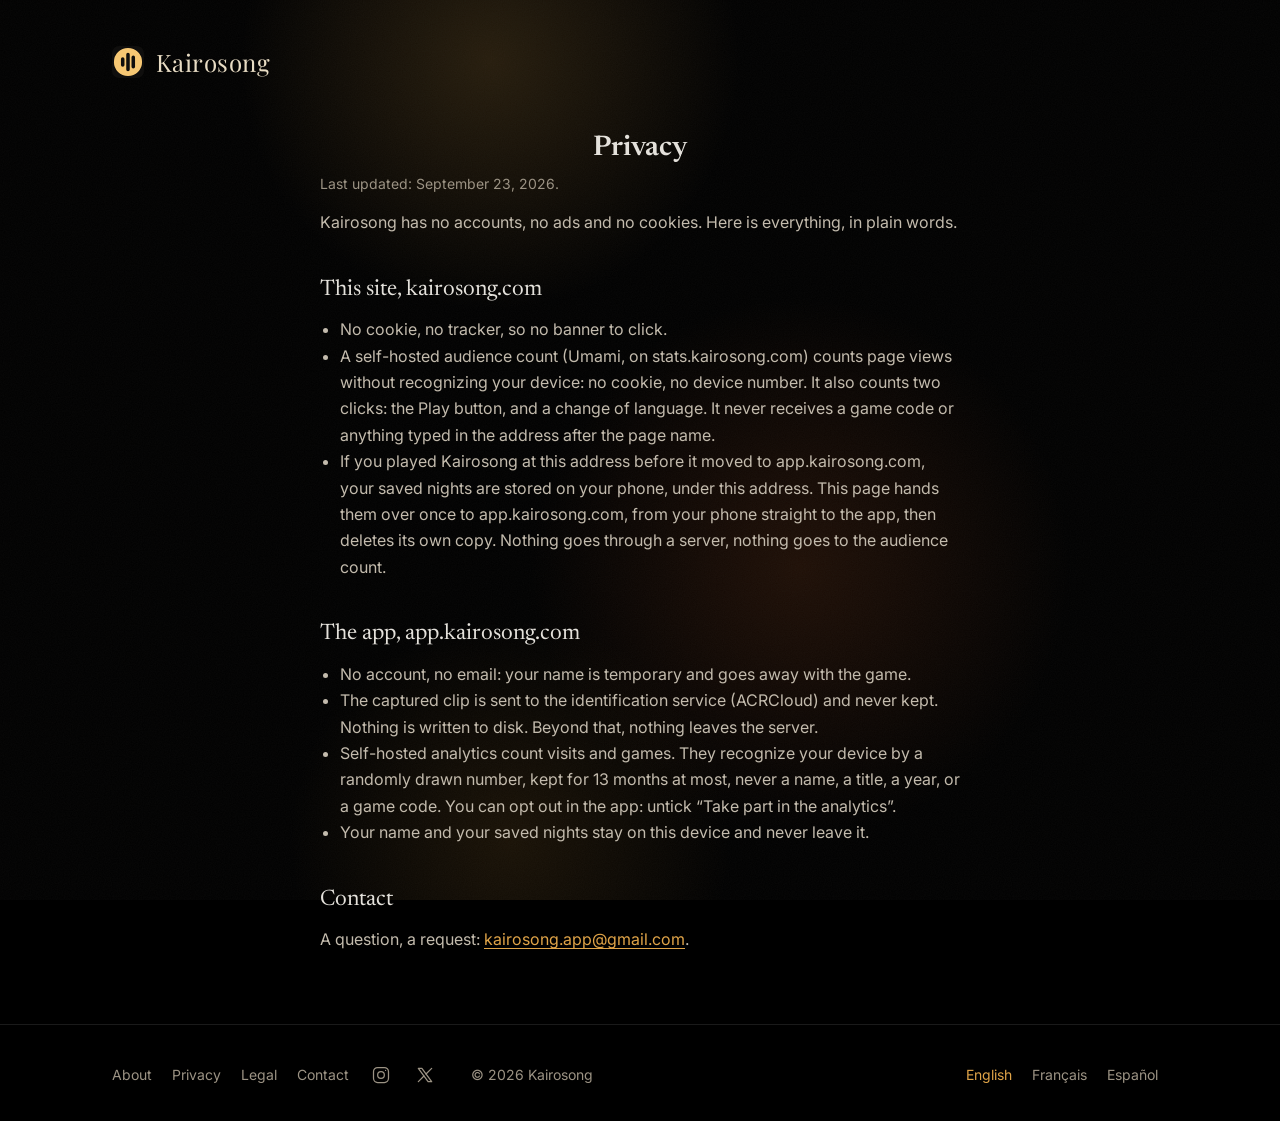
<file: privacy/index.html>
<!doctype html>
<html lang="en">
<head>
<meta charset="utf-8">
<script>/* Lien d’invitation ou QR d’avant la bascule : la partie est sur app.kairosong.com. */if(/[?&]join=/.test(location.search))location.replace('https://app.kairosong.com/'+location.search);</script>
<meta name="viewport" content="width=device-width, initial-scale=1, viewport-fit=cover">
<title>Privacy - Kairosong</title>
<meta name="description" content="What Kairosong collects: nothing personal on this site, and on the app only an anonymous count and a clip that is never kept.">
<link rel="canonical" href="https://kairosong.com/privacy/">
<link rel="alternate" hreflang="en" href="https://kairosong.com/privacy/">
<link rel="alternate" hreflang="fr" href="https://kairosong.com/fr/privacy/">
<link rel="alternate" hreflang="es" href="https://kairosong.com/es/privacy/">
<link rel="alternate" hreflang="x-default" href="https://kairosong.com/privacy/">
<meta name="theme-color" content="#000000">
<link rel="icon" type="image/png" sizes="32x32" href="../favicon-32.png">
<link rel="icon" type="image/png" sizes="16x16" href="../favicon-16.png">
<link rel="apple-touch-icon" href="../apple-touch-icon.png">
<link rel="stylesheet" href="../assets/site.css">
<meta property="og:type" content="website">
<meta property="og:site_name" content="Kairosong">
<meta property="og:title" content="Privacy - Kairosong">
<meta property="og:description" content="What Kairosong collects: nothing personal on this site, and on the app only an anonymous count and a clip that is never kept.">
<meta property="og:url" content="https://kairosong.com/privacy/">
<meta property="og:image" content="https://kairosong.com/assets/og-en.png">
<meta property="og:image:width" content="1200">
<meta property="og:image:height" content="630">
<meta property="og:image:alt" content="Every song has its time. Guess when.">
<meta property="og:locale" content="en_US">
<meta property="og:locale:alternate" content="fr_FR">
<meta property="og:locale:alternate" content="es_ES">
<meta name="twitter:card" content="summary_large_image">
<meta name="twitter:title" content="Privacy - Kairosong">
<meta name="twitter:description" content="What Kairosong collects: nothing personal on this site, and on the app only an anonymous count and a clip that is never kept.">
<meta name="twitter:image" content="https://kairosong.com/assets/og-en.png">

<script defer src="https://stats.kairosong.com/script.js" data-website-id="03b3ffdd-07d6-4459-987c-b70a7a2dbf54" data-domains="kairosong.com" data-exclude-search="true" data-exclude-hash="true"></script>
<script defer src="../assets/passerelle.js"></script>
</head>
<body>
<div class="fond" aria-hidden="true"><div class="fond-braise fond-braise--a"></div><div class="fond-braise fond-braise--b"></div><div class="fond-braise fond-braise--c"></div><div class="fond-grain"></div></div>
<header class="wrap top-bar">
<a class="home-link" href="../" aria-label="Kairosong, home"><img src="../assets/logo.svg" width="32" height="32" alt=""><span class="wordmark">Kairosong</span></a>
</header>
<main class="wrap">
<article class="doc">
<h1>Privacy</h1>
<p class="updated">Last updated: September 23, 2026.</p>
<p>Kairosong has no accounts, no ads and no cookies. Here is everything, in plain words.</p>
<h2>This site, kairosong.com</h2>
<ul>
<li>No cookie, no tracker, so no banner to click.</li>
<li>A self-hosted audience count (Umami, on stats.kairosong.com) counts page views without recognizing your device: no cookie, no device number. It also counts two clicks: the Play button, and a change of language. It never receives a game code or anything typed in the address after the page name.</li>
<li>If you played Kairosong at this address before it moved to app.kairosong.com, your saved nights are stored on your phone, under this address. This page hands them over once to app.kairosong.com, from your phone straight to the app, then deletes its own copy. Nothing goes through a server, nothing goes to the audience count.</li>
</ul>
<h2>The app, app.kairosong.com</h2>
<ul>
<li>No account, no email: your name is temporary and goes away with the game.</li>
<li>The captured clip is sent to the identification service (ACRCloud) and never kept. Nothing is written to disk. Beyond that, nothing leaves the server.</li>
<li>Self-hosted analytics count visits and games. They recognize your device by a randomly drawn number, kept for 13 months at most, never a name, a title, a year, or a game code. You can opt out in the app: untick “Take part in the analytics”.</li>
<li>Your name and your saved nights stay on this device and never leave it.</li>
</ul>
<h2>Contact</h2>
<p>A question, a request: <a href="mailto:kairosong.app@gmail.com">kairosong.app@gmail.com</a>.</p>
</article>
</main>
<footer class="site-foot">
<div class="wrap">
<div class="foot-row">
<ul class="foot-links">
<li><a href="../story/">About</a></li>
<li><a href="../privacy/">Privacy</a></li>
<li><a href="../legal/">Legal</a></li>
<li><a href="mailto:kairosong.app@gmail.com">Contact</a></li>
<li><a href="https://www.instagram.com/kairosong.app/" rel="noopener" aria-label="Instagram" class="foot-icon"><svg width="20" height="20" viewBox="0 0 24 24" fill="none" stroke="currentColor" stroke-width="1.5" stroke-linecap="round" stroke-linejoin="round" aria-hidden="true" focusable="false"><rect x="3" y="3" width="18" height="18" rx="5"/><circle cx="12" cy="12" r="4"/><circle cx="17.5" cy="6.5" r="0.75" fill="currentColor" stroke="none"/></svg></a></li>
<li><a href="https://x.com/kairosong" rel="noopener" aria-label="X" class="foot-icon"><svg width="20" height="20" viewBox="0 0 24 24" fill="none" stroke="currentColor" stroke-width="1.5" stroke-linecap="round" stroke-linejoin="round" aria-hidden="true" focusable="false"><path d="M4 4l11.733 16h4.267l-11.733-16z"/><path d="M4 20l6.768-6.768m2.46-2.46l6.772-6.772"/></svg></a></li>
</ul>
<nav aria-label="Language">
<ul class="langs">
<li><a href="../privacy/" hreflang="en" lang="en" aria-current="page">English</a></li>
<li><a href="../fr/privacy/" hreflang="fr" lang="fr" data-umami-event="lang-switched" data-umami-event-lang="fr">Français</a></li>
<li><a href="../es/privacy/" hreflang="es" lang="es" data-umami-event="lang-switched" data-umami-event-lang="es">Español</a></li>
</ul>
</nav>
</div>
<p class="copyright">© 2026 Kairosong</p>
</div>
</footer>
</body>
</html>
</file>
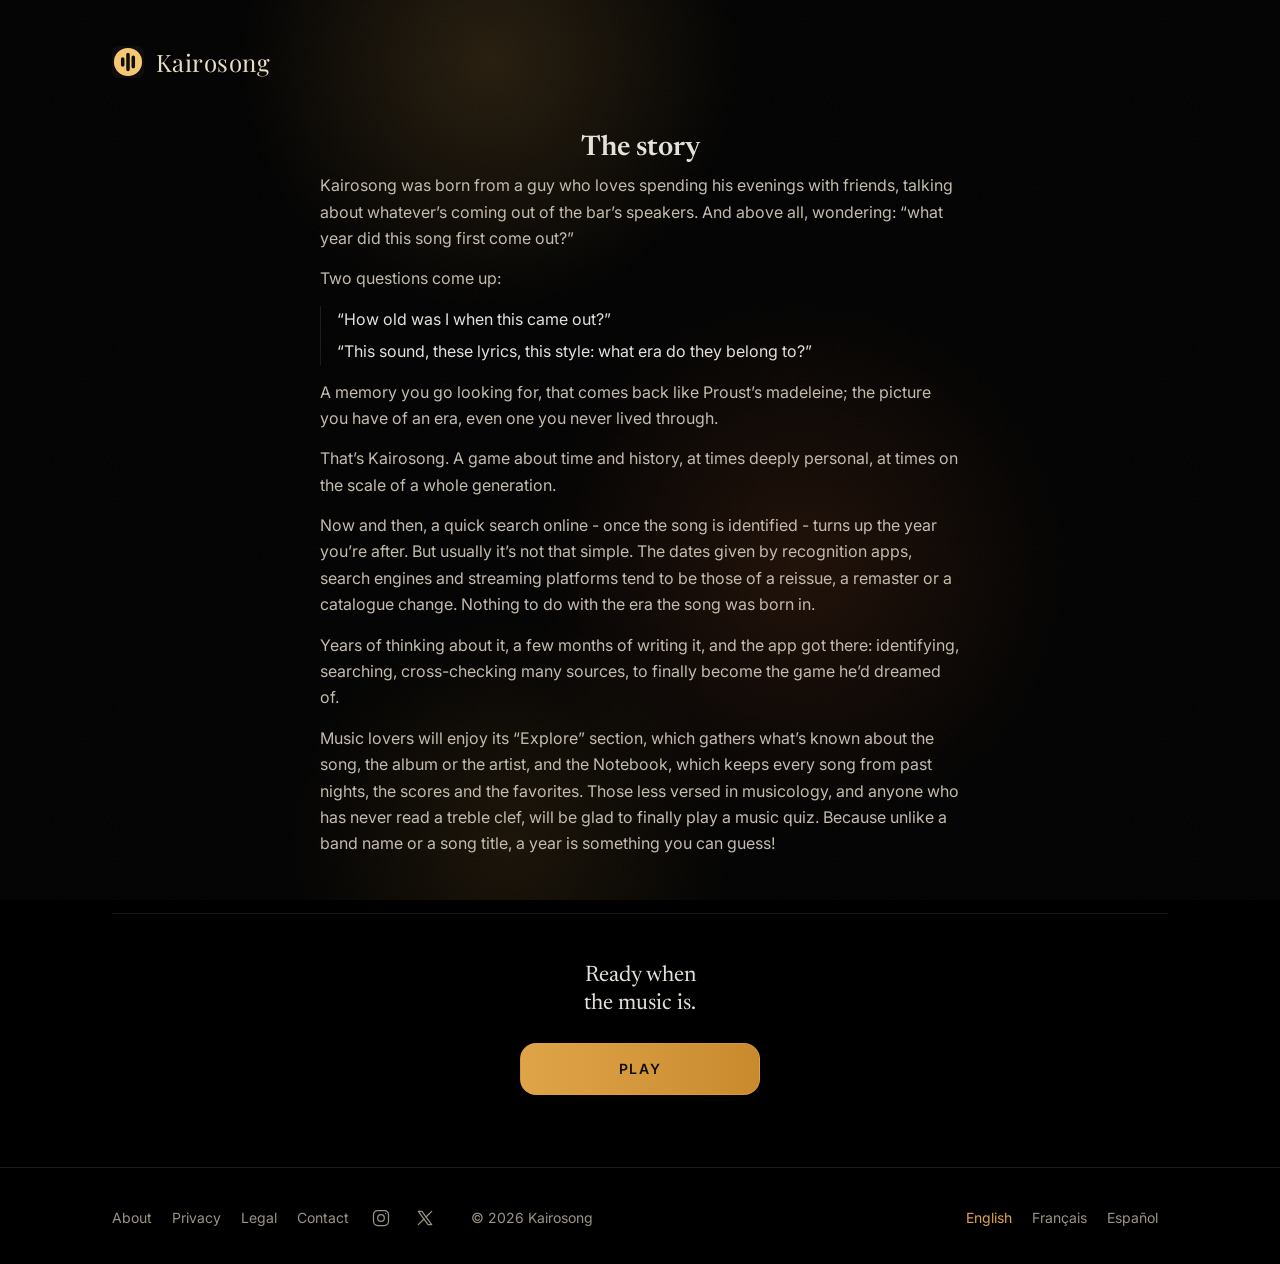
<file: story/index.html>
<!doctype html>
<html lang="en">
<head>
<meta charset="utf-8">
<script>/* Lien d’invitation ou QR d’avant la bascule : la partie est sur app.kairosong.com. */if(/[?&]join=/.test(location.search))location.replace('https://app.kairosong.com/'+location.search);</script>
<meta name="viewport" content="width=device-width, initial-scale=1, viewport-fit=cover">
<title>Where Kairosong comes from: the story of the music quiz</title>
<meta name="description" content="Kairosong was born in a bar, among friends, from one question: what year did this song come out?">
<link rel="canonical" href="https://kairosong.com/story/">
<link rel="alternate" hreflang="en" href="https://kairosong.com/story/">
<link rel="alternate" hreflang="fr" href="https://kairosong.com/fr/histoire/">
<link rel="alternate" hreflang="es" href="https://kairosong.com/es/historia/">
<link rel="alternate" hreflang="x-default" href="https://kairosong.com/story/">
<meta name="theme-color" content="#000000">
<link rel="icon" type="image/png" sizes="32x32" href="../favicon-32.png">
<link rel="icon" type="image/png" sizes="16x16" href="../favicon-16.png">
<link rel="apple-touch-icon" href="../apple-touch-icon.png">
<link rel="stylesheet" href="../assets/site.css">
<meta property="og:type" content="article">
<meta property="og:site_name" content="Kairosong">
<meta property="og:title" content="Where Kairosong comes from: the story of the music quiz">
<meta property="og:description" content="Kairosong was born in a bar, among friends, from one question: what year did this song come out?">
<meta property="og:url" content="https://kairosong.com/story/">
<meta property="og:image" content="https://kairosong.com/assets/og-en.png">
<meta property="og:image:width" content="1200">
<meta property="og:image:height" content="630">
<meta property="og:image:alt" content="Every song has its time. Guess when.">
<meta property="og:locale" content="en_US">
<meta property="og:locale:alternate" content="fr_FR">
<meta property="og:locale:alternate" content="es_ES">
<meta name="twitter:card" content="summary_large_image">
<meta name="twitter:title" content="Where Kairosong comes from: the story of the music quiz">
<meta name="twitter:description" content="Kairosong was born in a bar, among friends, from one question: what year did this song come out?">
<meta name="twitter:image" content="https://kairosong.com/assets/og-en.png">

<script defer src="https://stats.kairosong.com/script.js" data-website-id="03b3ffdd-07d6-4459-987c-b70a7a2dbf54" data-domains="kairosong.com" data-exclude-search="true" data-exclude-hash="true"></script>
<script defer src="../assets/passerelle.js"></script>
</head>
<body>
<div class="fond" aria-hidden="true"><div class="fond-braise fond-braise--a"></div><div class="fond-braise fond-braise--b"></div><div class="fond-braise fond-braise--c"></div><div class="fond-grain"></div></div>
<header class="wrap top-bar">
<a class="home-link" href="../" aria-label="Kairosong, home"><img src="../assets/logo.svg" width="32" height="32" alt=""><span class="wordmark">Kairosong</span></a>
</header>
<main class="wrap">
<article class="doc story">
<h1>The story</h1>
<p>Kairosong was born from a guy who loves spending his evenings with friends, talking about whatever’s coming out of the bar’s speakers. And above all, wondering: “what year did this song first come out?”</p>
<p>Two questions come up:</p>
<blockquote>
<p>“How old was I when this came out?”</p>
<p>“This sound, these lyrics, this style: what era do they belong to?”</p>
</blockquote>
<p>A memory you go looking for, that comes back like Proust’s madeleine; the picture you have of an era, even one you never lived through.</p>
<p>That’s Kairosong. A game about time and history, at times deeply personal, at times on the scale of a whole generation.</p>
<p>Now and then, a quick search online - once the song is identified - turns up the year you’re after. But usually it’s not that simple. The dates given by recognition apps, search engines and streaming platforms tend to be those of a reissue, a remaster or a catalogue change. Nothing to do with the era the song was born in.</p>
<p>Years of thinking about it, a few months of writing it, and the app got there: identifying, searching, cross-checking many sources, to finally become the game he’d dreamed of.</p>
<p>Music lovers will enjoy its “Explore” section, which gathers what’s known about the song, the album or the artist, and the Notebook, which keeps every song from past nights, the scores and the favorites. Those less versed in musicology, and anyone who has never read a treble clef, will be glad to finally play a music quiz. Because unlike a band name or a song title, a year is something you can guess!</p>
</article>
<section class="send send--plain" aria-label="Play">
<p>Ready when<br>the music is.</p>
<a class="ks-btn ks-btn--fill-gold" href="https://app.kairosong.com" data-umami-event="play-clicked" data-umami-event-lang="en">Play</a>
</section>
</main>
<footer class="site-foot">
<div class="wrap">
<div class="foot-row">
<ul class="foot-links">
<li><a href="../story/" aria-current="page">About</a></li>
<li><a href="../privacy/">Privacy</a></li>
<li><a href="../legal/">Legal</a></li>
<li><a href="mailto:kairosong.app@gmail.com">Contact</a></li>
<li><a href="https://www.instagram.com/kairosong.app/" rel="noopener" aria-label="Instagram" class="foot-icon"><svg width="20" height="20" viewBox="0 0 24 24" fill="none" stroke="currentColor" stroke-width="1.5" stroke-linecap="round" stroke-linejoin="round" aria-hidden="true" focusable="false"><rect x="3" y="3" width="18" height="18" rx="5"/><circle cx="12" cy="12" r="4"/><circle cx="17.5" cy="6.5" r="0.75" fill="currentColor" stroke="none"/></svg></a></li>
<li><a href="https://x.com/kairosong" rel="noopener" aria-label="X" class="foot-icon"><svg width="20" height="20" viewBox="0 0 24 24" fill="none" stroke="currentColor" stroke-width="1.5" stroke-linecap="round" stroke-linejoin="round" aria-hidden="true" focusable="false"><path d="M4 4l11.733 16h4.267l-11.733-16z"/><path d="M4 20l6.768-6.768m2.46-2.46l6.772-6.772"/></svg></a></li>
</ul>
<nav aria-label="Language">
<ul class="langs">
<li><a href="../story/" hreflang="en" lang="en" aria-current="page">English</a></li>
<li><a href="../fr/histoire/" hreflang="fr" lang="fr" data-umami-event="lang-switched" data-umami-event-lang="fr">Français</a></li>
<li><a href="../es/historia/" hreflang="es" lang="es" data-umami-event="lang-switched" data-umami-event-lang="es">Español</a></li>
</ul>
</nav>
</div>
<p class="copyright">© 2026 Kairosong</p>
</div>
</footer>
</body>
</html>
</file>
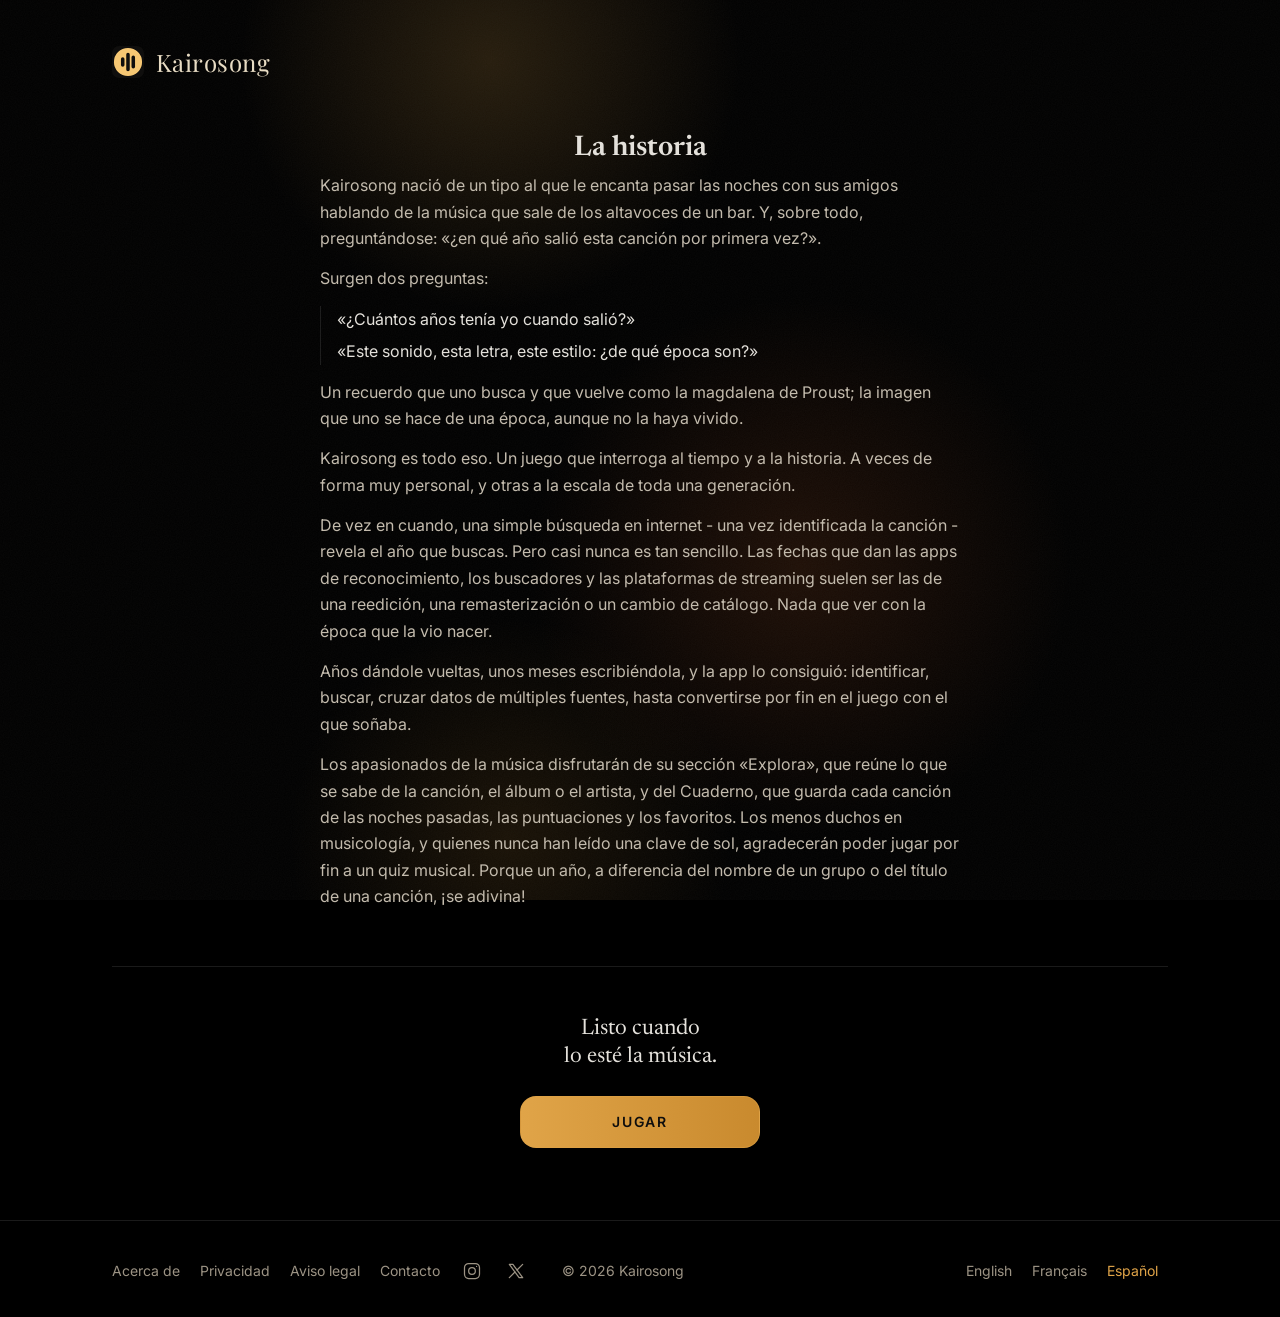
<file: es/historia/index.html>
<!doctype html>
<html lang="es">
<head>
<meta charset="utf-8">
<script>/* Lien d’invitation ou QR d’avant la bascule : la partie est sur app.kairosong.com. */if(/[?&]join=/.test(location.search))location.replace('https://app.kairosong.com/'+location.search);</script>
<meta name="viewport" content="width=device-width, initial-scale=1, viewport-fit=cover">
<title>De dónde viene Kairosong: la historia del quiz musical</title>
<meta name="description" content="Kairosong nació en un bar, entre amigos, de una sola pregunta: ¿en qué año salió esta canción?">
<link rel="canonical" href="https://kairosong.com/es/historia/">
<link rel="alternate" hreflang="en" href="https://kairosong.com/story/">
<link rel="alternate" hreflang="fr" href="https://kairosong.com/fr/histoire/">
<link rel="alternate" hreflang="es" href="https://kairosong.com/es/historia/">
<link rel="alternate" hreflang="x-default" href="https://kairosong.com/story/">
<meta name="theme-color" content="#000000">
<link rel="icon" type="image/png" sizes="32x32" href="../../favicon-32.png">
<link rel="icon" type="image/png" sizes="16x16" href="../../favicon-16.png">
<link rel="apple-touch-icon" href="../../apple-touch-icon.png">
<link rel="stylesheet" href="../../assets/site.css">
<meta property="og:type" content="article">
<meta property="og:site_name" content="Kairosong">
<meta property="og:title" content="De dónde viene Kairosong: la historia del quiz musical">
<meta property="og:description" content="Kairosong nació en un bar, entre amigos, de una sola pregunta: ¿en qué año salió esta canción?">
<meta property="og:url" content="https://kairosong.com/es/historia/">
<meta property="og:image" content="https://kairosong.com/assets/og-es.png">
<meta property="og:image:width" content="1200">
<meta property="og:image:height" content="630">
<meta property="og:image:alt" content="Cada tema tiene su momento. Adivina cuándo.">
<meta property="og:locale" content="es_ES">
<meta property="og:locale:alternate" content="en_US">
<meta property="og:locale:alternate" content="fr_FR">
<meta name="twitter:card" content="summary_large_image">
<meta name="twitter:title" content="De dónde viene Kairosong: la historia del quiz musical">
<meta name="twitter:description" content="Kairosong nació en un bar, entre amigos, de una sola pregunta: ¿en qué año salió esta canción?">
<meta name="twitter:image" content="https://kairosong.com/assets/og-es.png">

<script defer src="https://stats.kairosong.com/script.js" data-website-id="03b3ffdd-07d6-4459-987c-b70a7a2dbf54" data-domains="kairosong.com" data-exclude-search="true" data-exclude-hash="true"></script>
<script defer src="../../assets/passerelle.js"></script>
</head>
<body>
<div class="fond" aria-hidden="true"><div class="fond-braise fond-braise--a"></div><div class="fond-braise fond-braise--b"></div><div class="fond-braise fond-braise--c"></div><div class="fond-grain"></div></div>
<header class="wrap top-bar">
<a class="home-link" href="../../es/" aria-label="Kairosong, inicio"><img src="../../assets/logo.svg" width="32" height="32" alt=""><span class="wordmark">Kairosong</span></a>
</header>
<main class="wrap">
<article class="doc story">
<h1>La historia</h1>
<p>Kairosong nació de un tipo al que le encanta pasar las noches con sus amigos hablando de la música que sale de los altavoces de un bar. Y, sobre todo, preguntándose: «¿en qué año salió esta canción por primera vez?».</p>
<p>Surgen dos preguntas:</p>
<blockquote>
<p>«¿Cuántos años tenía yo cuando salió?»</p>
<p>«Este sonido, esta letra, este estilo: ¿de qué época son?»</p>
</blockquote>
<p>Un recuerdo que uno busca y que vuelve como la magdalena de Proust; la imagen que uno se hace de una época, aunque no la haya vivido.</p>
<p>Kairosong es todo eso. Un juego que interroga al tiempo y a la historia. A veces de forma muy personal, y otras a la escala de toda una generación.</p>
<p>De vez en cuando, una simple búsqueda en internet - una vez identificada la canción - revela el año que buscas. Pero casi nunca es tan sencillo. Las fechas que dan las apps de reconocimiento, los buscadores y las plataformas de streaming suelen ser las de una reedición, una remasterización o un cambio de catálogo. Nada que ver con la época que la vio nacer.</p>
<p>Años dándole vueltas, unos meses escribiéndola, y la app lo consiguió: identificar, buscar, cruzar datos de múltiples fuentes, hasta convertirse por fin en el juego con el que soñaba.</p>
<p>Los apasionados de la música disfrutarán de su sección «Explora», que reúne lo que se sabe de la canción, el álbum o el artista, y del Cuaderno, que guarda cada canción de las noches pasadas, las puntuaciones y los favoritos. Los menos duchos en musicología, y quienes nunca han leído una clave de sol, agradecerán poder jugar por fin a un quiz musical. Porque un año, a diferencia del nombre de un grupo o del título de una canción, ¡se adivina!</p>
</article>
<section class="send send--plain" aria-label="Jugar">
<p>Listo cuando<br>lo esté la música.</p>
<a class="ks-btn ks-btn--fill-gold" href="https://app.kairosong.com" data-umami-event="play-clicked" data-umami-event-lang="es">Jugar</a>
</section>
</main>
<footer class="site-foot">
<div class="wrap">
<div class="foot-row">
<ul class="foot-links">
<li><a href="../../es/historia/" aria-current="page">Acerca de</a></li>
<li><a href="../../es/privacy/">Privacidad</a></li>
<li><a href="../../es/legal/">Aviso legal</a></li>
<li><a href="mailto:kairosong.app@gmail.com">Contacto</a></li>
<li><a href="https://www.instagram.com/kairosong.app/" rel="noopener" aria-label="Instagram" class="foot-icon"><svg width="20" height="20" viewBox="0 0 24 24" fill="none" stroke="currentColor" stroke-width="1.5" stroke-linecap="round" stroke-linejoin="round" aria-hidden="true" focusable="false"><rect x="3" y="3" width="18" height="18" rx="5"/><circle cx="12" cy="12" r="4"/><circle cx="17.5" cy="6.5" r="0.75" fill="currentColor" stroke="none"/></svg></a></li>
<li><a href="https://x.com/kairosong" rel="noopener" aria-label="X" class="foot-icon"><svg width="20" height="20" viewBox="0 0 24 24" fill="none" stroke="currentColor" stroke-width="1.5" stroke-linecap="round" stroke-linejoin="round" aria-hidden="true" focusable="false"><path d="M4 4l11.733 16h4.267l-11.733-16z"/><path d="M4 20l6.768-6.768m2.46-2.46l6.772-6.772"/></svg></a></li>
</ul>
<nav aria-label="Idioma">
<ul class="langs">
<li><a href="../../story/" hreflang="en" lang="en" data-umami-event="lang-switched" data-umami-event-lang="en">English</a></li>
<li><a href="../../fr/histoire/" hreflang="fr" lang="fr" data-umami-event="lang-switched" data-umami-event-lang="fr">Français</a></li>
<li><a href="../../es/historia/" hreflang="es" lang="es" aria-current="page">Español</a></li>
</ul>
</nav>
</div>
<p class="copyright">© 2026 Kairosong</p>
</div>
</footer>
</body>
</html>
</file>
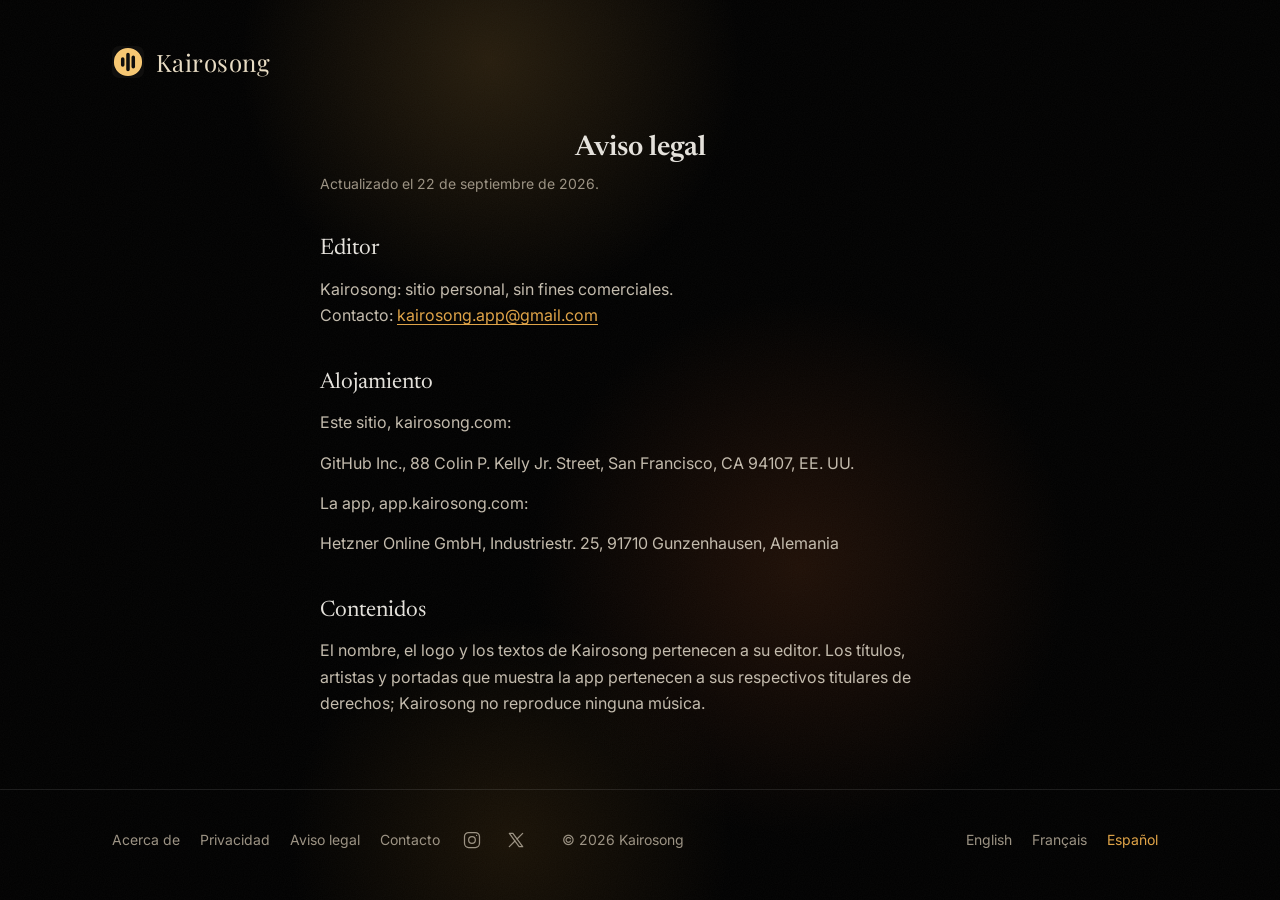
<file: es/legal/index.html>
<!doctype html>
<html lang="es">
<head>
<meta charset="utf-8">
<script>/* Lien d’invitation ou QR d’avant la bascule : la partie est sur app.kairosong.com. */if(/[?&]join=/.test(location.search))location.replace('https://app.kairosong.com/'+location.search);</script>
<meta name="viewport" content="width=device-width, initial-scale=1, viewport-fit=cover">
<title>Aviso legal - Kairosong</title>
<meta name="description" content="Editor, alojamiento y contacto de kairosong.com y app.kairosong.com.">
<link rel="canonical" href="https://kairosong.com/es/legal/">
<link rel="alternate" hreflang="en" href="https://kairosong.com/legal/">
<link rel="alternate" hreflang="fr" href="https://kairosong.com/fr/legal/">
<link rel="alternate" hreflang="es" href="https://kairosong.com/es/legal/">
<link rel="alternate" hreflang="x-default" href="https://kairosong.com/legal/">
<meta name="theme-color" content="#000000">
<link rel="icon" type="image/png" sizes="32x32" href="../../favicon-32.png">
<link rel="icon" type="image/png" sizes="16x16" href="../../favicon-16.png">
<link rel="apple-touch-icon" href="../../apple-touch-icon.png">
<link rel="stylesheet" href="../../assets/site.css">
<meta property="og:type" content="website">
<meta property="og:site_name" content="Kairosong">
<meta property="og:title" content="Aviso legal - Kairosong">
<meta property="og:description" content="Editor, alojamiento y contacto de kairosong.com y app.kairosong.com.">
<meta property="og:url" content="https://kairosong.com/es/legal/">
<meta property="og:image" content="https://kairosong.com/assets/og-es.png">
<meta property="og:image:width" content="1200">
<meta property="og:image:height" content="630">
<meta property="og:image:alt" content="Cada tema tiene su momento. Adivina cuándo.">
<meta property="og:locale" content="es_ES">
<meta property="og:locale:alternate" content="en_US">
<meta property="og:locale:alternate" content="fr_FR">
<meta name="twitter:card" content="summary_large_image">
<meta name="twitter:title" content="Aviso legal - Kairosong">
<meta name="twitter:description" content="Editor, alojamiento y contacto de kairosong.com y app.kairosong.com.">
<meta name="twitter:image" content="https://kairosong.com/assets/og-es.png">

<script defer src="https://stats.kairosong.com/script.js" data-website-id="03b3ffdd-07d6-4459-987c-b70a7a2dbf54" data-domains="kairosong.com" data-exclude-search="true" data-exclude-hash="true"></script>
<script defer src="../../assets/passerelle.js"></script>
</head>
<body>
<div class="fond" aria-hidden="true"><div class="fond-braise fond-braise--a"></div><div class="fond-braise fond-braise--b"></div><div class="fond-braise fond-braise--c"></div><div class="fond-grain"></div></div>
<header class="wrap top-bar">
<a class="home-link" href="../../es/" aria-label="Kairosong, inicio"><img src="../../assets/logo.svg" width="32" height="32" alt=""><span class="wordmark">Kairosong</span></a>
</header>
<main class="wrap">
<article class="doc">
<h1>Aviso legal</h1>
<p class="updated">Actualizado el 22 de septiembre de 2026.</p>
<h2>Editor</h2>
<p>Kairosong: sitio personal, sin fines comerciales.<br>Contacto: <a href="mailto:kairosong.app@gmail.com">kairosong.app@gmail.com</a></p>
<h2>Alojamiento</h2>
<p>Este sitio, kairosong.com:</p>
<address><p>GitHub Inc., 88 Colin P. Kelly Jr. Street, San Francisco, CA 94107, EE. UU.</p></address>
<p>La app, app.kairosong.com:</p>
<address><p>Hetzner Online GmbH, Industriestr. 25, 91710 Gunzenhausen, Alemania</p></address>
<h2>Contenidos</h2>
<p>El nombre, el logo y los textos de Kairosong pertenecen a su editor. Los títulos, artistas y portadas que muestra la app pertenecen a sus respectivos titulares de derechos; Kairosong no reproduce ninguna música.</p>
</article>
</main>
<footer class="site-foot">
<div class="wrap">
<div class="foot-row">
<ul class="foot-links">
<li><a href="../../es/historia/">Acerca de</a></li>
<li><a href="../../es/privacy/">Privacidad</a></li>
<li><a href="../../es/legal/">Aviso legal</a></li>
<li><a href="mailto:kairosong.app@gmail.com">Contacto</a></li>
<li><a href="https://www.instagram.com/kairosong.app/" rel="noopener" aria-label="Instagram" class="foot-icon"><svg width="20" height="20" viewBox="0 0 24 24" fill="none" stroke="currentColor" stroke-width="1.5" stroke-linecap="round" stroke-linejoin="round" aria-hidden="true" focusable="false"><rect x="3" y="3" width="18" height="18" rx="5"/><circle cx="12" cy="12" r="4"/><circle cx="17.5" cy="6.5" r="0.75" fill="currentColor" stroke="none"/></svg></a></li>
<li><a href="https://x.com/kairosong" rel="noopener" aria-label="X" class="foot-icon"><svg width="20" height="20" viewBox="0 0 24 24" fill="none" stroke="currentColor" stroke-width="1.5" stroke-linecap="round" stroke-linejoin="round" aria-hidden="true" focusable="false"><path d="M4 4l11.733 16h4.267l-11.733-16z"/><path d="M4 20l6.768-6.768m2.46-2.46l6.772-6.772"/></svg></a></li>
</ul>
<nav aria-label="Idioma">
<ul class="langs">
<li><a href="../../legal/" hreflang="en" lang="en" data-umami-event="lang-switched" data-umami-event-lang="en">English</a></li>
<li><a href="../../fr/legal/" hreflang="fr" lang="fr" data-umami-event="lang-switched" data-umami-event-lang="fr">Français</a></li>
<li><a href="../../es/legal/" hreflang="es" lang="es" aria-current="page">Español</a></li>
</ul>
</nav>
</div>
<p class="copyright">© 2026 Kairosong</p>
</div>
</footer>
</body>
</html>
</file>
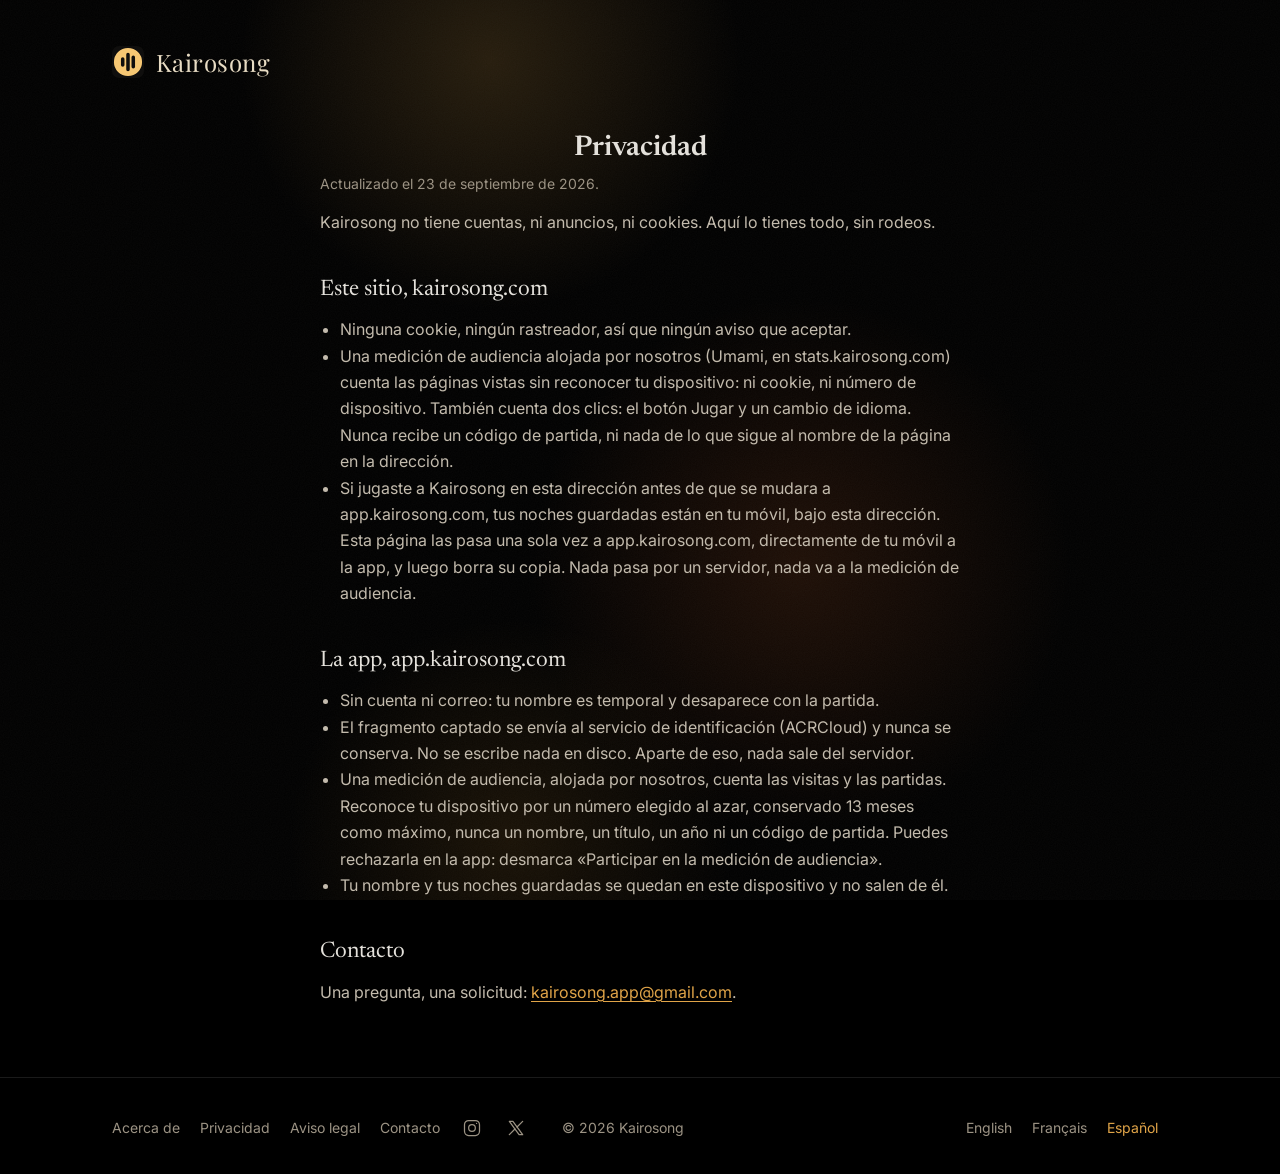
<file: es/privacy/index.html>
<!doctype html>
<html lang="es">
<head>
<meta charset="utf-8">
<script>/* Lien d’invitation ou QR d’avant la bascule : la partie est sur app.kairosong.com. */if(/[?&]join=/.test(location.search))location.replace('https://app.kairosong.com/'+location.search);</script>
<meta name="viewport" content="width=device-width, initial-scale=1, viewport-fit=cover">
<title>Privacidad - Kairosong</title>
<meta name="description" content="Qué recoge Kairosong: nada personal en este sitio, y en la app solo un recuento anónimo y un fragmento que nunca se conserva.">
<link rel="canonical" href="https://kairosong.com/es/privacy/">
<link rel="alternate" hreflang="en" href="https://kairosong.com/privacy/">
<link rel="alternate" hreflang="fr" href="https://kairosong.com/fr/privacy/">
<link rel="alternate" hreflang="es" href="https://kairosong.com/es/privacy/">
<link rel="alternate" hreflang="x-default" href="https://kairosong.com/privacy/">
<meta name="theme-color" content="#000000">
<link rel="icon" type="image/png" sizes="32x32" href="../../favicon-32.png">
<link rel="icon" type="image/png" sizes="16x16" href="../../favicon-16.png">
<link rel="apple-touch-icon" href="../../apple-touch-icon.png">
<link rel="stylesheet" href="../../assets/site.css">
<meta property="og:type" content="website">
<meta property="og:site_name" content="Kairosong">
<meta property="og:title" content="Privacidad - Kairosong">
<meta property="og:description" content="Qué recoge Kairosong: nada personal en este sitio, y en la app solo un recuento anónimo y un fragmento que nunca se conserva.">
<meta property="og:url" content="https://kairosong.com/es/privacy/">
<meta property="og:image" content="https://kairosong.com/assets/og-es.png">
<meta property="og:image:width" content="1200">
<meta property="og:image:height" content="630">
<meta property="og:image:alt" content="Cada tema tiene su momento. Adivina cuándo.">
<meta property="og:locale" content="es_ES">
<meta property="og:locale:alternate" content="en_US">
<meta property="og:locale:alternate" content="fr_FR">
<meta name="twitter:card" content="summary_large_image">
<meta name="twitter:title" content="Privacidad - Kairosong">
<meta name="twitter:description" content="Qué recoge Kairosong: nada personal en este sitio, y en la app solo un recuento anónimo y un fragmento que nunca se conserva.">
<meta name="twitter:image" content="https://kairosong.com/assets/og-es.png">

<script defer src="https://stats.kairosong.com/script.js" data-website-id="03b3ffdd-07d6-4459-987c-b70a7a2dbf54" data-domains="kairosong.com" data-exclude-search="true" data-exclude-hash="true"></script>
<script defer src="../../assets/passerelle.js"></script>
</head>
<body>
<div class="fond" aria-hidden="true"><div class="fond-braise fond-braise--a"></div><div class="fond-braise fond-braise--b"></div><div class="fond-braise fond-braise--c"></div><div class="fond-grain"></div></div>
<header class="wrap top-bar">
<a class="home-link" href="../../es/" aria-label="Kairosong, inicio"><img src="../../assets/logo.svg" width="32" height="32" alt=""><span class="wordmark">Kairosong</span></a>
</header>
<main class="wrap">
<article class="doc">
<h1>Privacidad</h1>
<p class="updated">Actualizado el 23 de septiembre de 2026.</p>
<p>Kairosong no tiene cuentas, ni anuncios, ni cookies. Aquí lo tienes todo, sin rodeos.</p>
<h2>Este sitio, kairosong.com</h2>
<ul>
<li>Ninguna cookie, ningún rastreador, así que ningún aviso que aceptar.</li>
<li>Una medición de audiencia alojada por nosotros (Umami, en stats.kairosong.com) cuenta las páginas vistas sin reconocer tu dispositivo: ni cookie, ni número de dispositivo. También cuenta dos clics: el botón Jugar y un cambio de idioma. Nunca recibe un código de partida, ni nada de lo que sigue al nombre de la página en la dirección.</li>
<li>Si jugaste a Kairosong en esta dirección antes de que se mudara a app.kairosong.com, tus noches guardadas están en tu móvil, bajo esta dirección. Esta página las pasa una sola vez a app.kairosong.com, directamente de tu móvil a la app, y luego borra su copia. Nada pasa por un servidor, nada va a la medición de audiencia.</li>
</ul>
<h2>La app, app.kairosong.com</h2>
<ul>
<li>Sin cuenta ni correo: tu nombre es temporal y desaparece con la partida.</li>
<li>El fragmento captado se envía al servicio de identificación (ACRCloud) y nunca se conserva. No se escribe nada en disco. Aparte de eso, nada sale del servidor.</li>
<li>Una medición de audiencia, alojada por nosotros, cuenta las visitas y las partidas. Reconoce tu dispositivo por un número elegido al azar, conservado 13 meses como máximo, nunca un nombre, un título, un año ni un código de partida. Puedes rechazarla en la app: desmarca «Participar en la medición de audiencia».</li>
<li>Tu nombre y tus noches guardadas se quedan en este dispositivo y no salen de él.</li>
</ul>
<h2>Contacto</h2>
<p>Una pregunta, una solicitud: <a href="mailto:kairosong.app@gmail.com">kairosong.app@gmail.com</a>.</p>
</article>
</main>
<footer class="site-foot">
<div class="wrap">
<div class="foot-row">
<ul class="foot-links">
<li><a href="../../es/historia/">Acerca de</a></li>
<li><a href="../../es/privacy/">Privacidad</a></li>
<li><a href="../../es/legal/">Aviso legal</a></li>
<li><a href="mailto:kairosong.app@gmail.com">Contacto</a></li>
<li><a href="https://www.instagram.com/kairosong.app/" rel="noopener" aria-label="Instagram" class="foot-icon"><svg width="20" height="20" viewBox="0 0 24 24" fill="none" stroke="currentColor" stroke-width="1.5" stroke-linecap="round" stroke-linejoin="round" aria-hidden="true" focusable="false"><rect x="3" y="3" width="18" height="18" rx="5"/><circle cx="12" cy="12" r="4"/><circle cx="17.5" cy="6.5" r="0.75" fill="currentColor" stroke="none"/></svg></a></li>
<li><a href="https://x.com/kairosong" rel="noopener" aria-label="X" class="foot-icon"><svg width="20" height="20" viewBox="0 0 24 24" fill="none" stroke="currentColor" stroke-width="1.5" stroke-linecap="round" stroke-linejoin="round" aria-hidden="true" focusable="false"><path d="M4 4l11.733 16h4.267l-11.733-16z"/><path d="M4 20l6.768-6.768m2.46-2.46l6.772-6.772"/></svg></a></li>
</ul>
<nav aria-label="Idioma">
<ul class="langs">
<li><a href="../../privacy/" hreflang="en" lang="en" data-umami-event="lang-switched" data-umami-event-lang="en">English</a></li>
<li><a href="../../fr/privacy/" hreflang="fr" lang="fr" data-umami-event="lang-switched" data-umami-event-lang="fr">Français</a></li>
<li><a href="../../es/privacy/" hreflang="es" lang="es" aria-current="page">Español</a></li>
</ul>
</nav>
</div>
<p class="copyright">© 2026 Kairosong</p>
</div>
</footer>
</body>
</html>
</file>
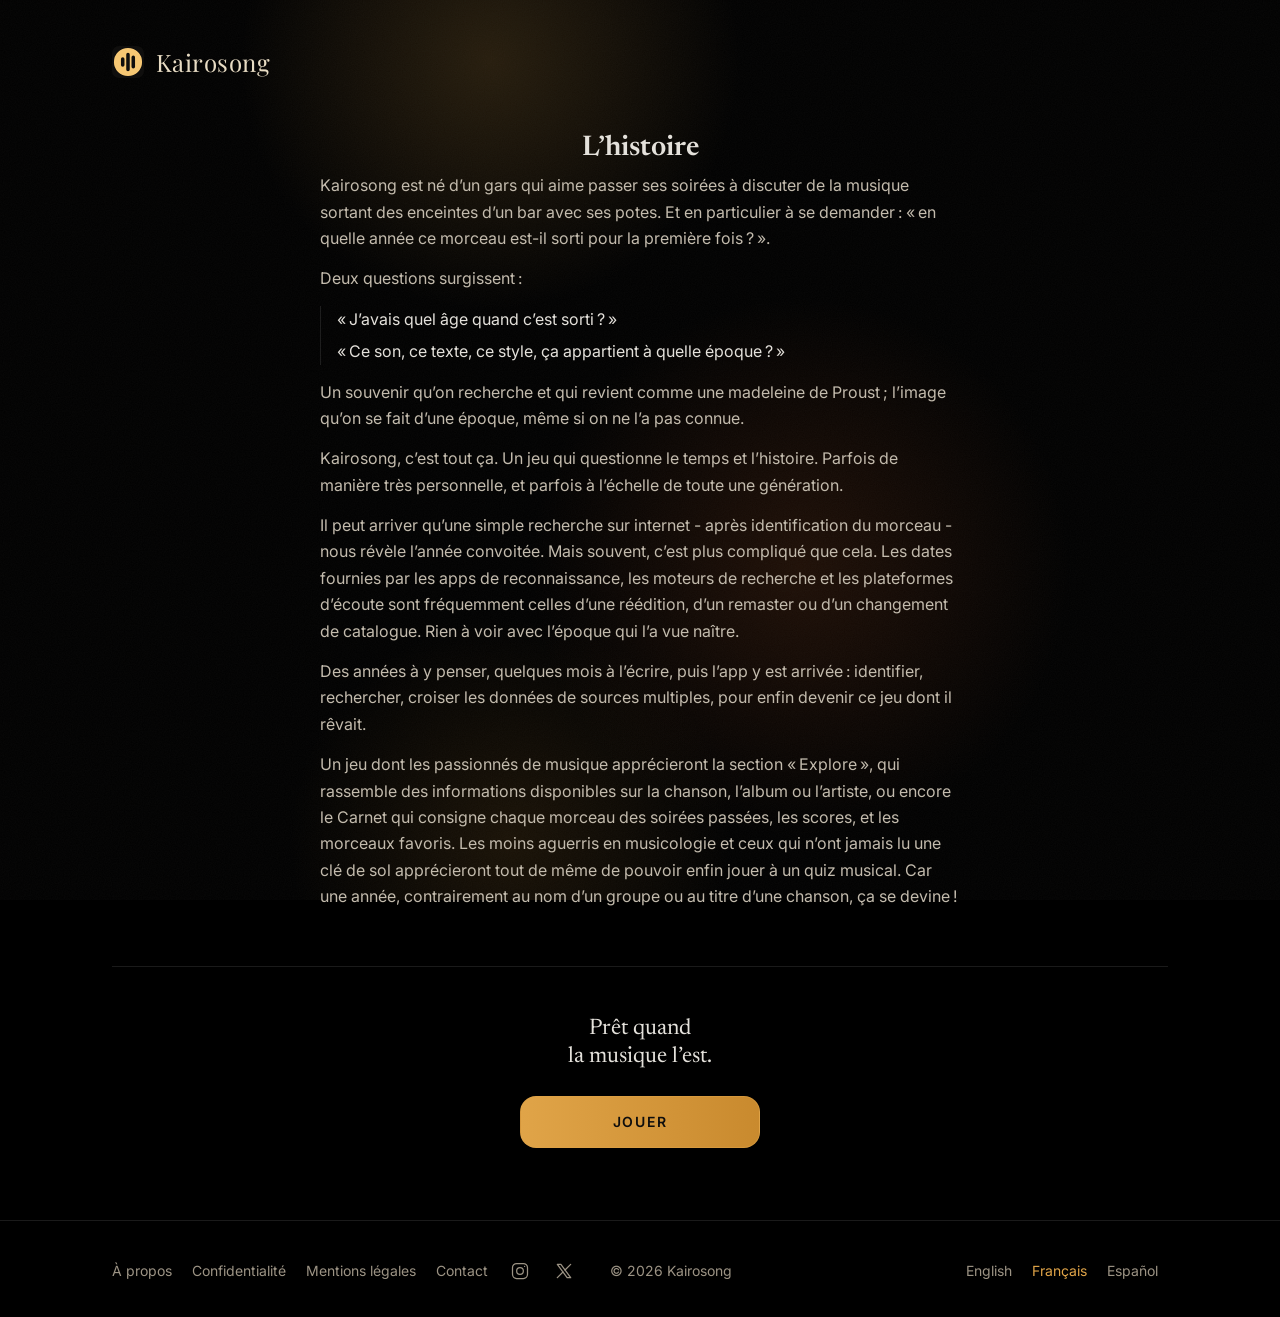
<file: fr/histoire/index.html>
<!doctype html>
<html lang="fr">
<head>
<meta charset="utf-8">
<script>/* Lien d’invitation ou QR d’avant la bascule : la partie est sur app.kairosong.com. */if(/[?&]join=/.test(location.search))location.replace('https://app.kairosong.com/'+location.search);</script>
<meta name="viewport" content="width=device-width, initial-scale=1, viewport-fit=cover">
<title>D’où vient Kairosong ? L’histoire du quiz musical</title>
<meta name="description" content="Kairosong est né au bar, entre potes, d’une seule question : ce morceau, il est sorti en quelle année ?">
<link rel="canonical" href="https://kairosong.com/fr/histoire/">
<link rel="alternate" hreflang="en" href="https://kairosong.com/story/">
<link rel="alternate" hreflang="fr" href="https://kairosong.com/fr/histoire/">
<link rel="alternate" hreflang="es" href="https://kairosong.com/es/historia/">
<link rel="alternate" hreflang="x-default" href="https://kairosong.com/story/">
<meta name="theme-color" content="#000000">
<link rel="icon" type="image/png" sizes="32x32" href="../../favicon-32.png">
<link rel="icon" type="image/png" sizes="16x16" href="../../favicon-16.png">
<link rel="apple-touch-icon" href="../../apple-touch-icon.png">
<link rel="stylesheet" href="../../assets/site.css">
<meta property="og:type" content="article">
<meta property="og:site_name" content="Kairosong">
<meta property="og:title" content="D’où vient Kairosong ? L’histoire du quiz musical">
<meta property="og:description" content="Kairosong est né au bar, entre potes, d’une seule question : ce morceau, il est sorti en quelle année ?">
<meta property="og:url" content="https://kairosong.com/fr/histoire/">
<meta property="og:image" content="https://kairosong.com/assets/og-fr.png">
<meta property="og:image:width" content="1200">
<meta property="og:image:height" content="630">
<meta property="og:image:alt" content="Chaque musique a son moment. Devine quand.">
<meta property="og:locale" content="fr_FR">
<meta property="og:locale:alternate" content="en_US">
<meta property="og:locale:alternate" content="es_ES">
<meta name="twitter:card" content="summary_large_image">
<meta name="twitter:title" content="D’où vient Kairosong ? L’histoire du quiz musical">
<meta name="twitter:description" content="Kairosong est né au bar, entre potes, d’une seule question : ce morceau, il est sorti en quelle année ?">
<meta name="twitter:image" content="https://kairosong.com/assets/og-fr.png">

<script defer src="https://stats.kairosong.com/script.js" data-website-id="03b3ffdd-07d6-4459-987c-b70a7a2dbf54" data-domains="kairosong.com" data-exclude-search="true" data-exclude-hash="true"></script>
<script defer src="../../assets/passerelle.js"></script>
</head>
<body>
<div class="fond" aria-hidden="true"><div class="fond-braise fond-braise--a"></div><div class="fond-braise fond-braise--b"></div><div class="fond-braise fond-braise--c"></div><div class="fond-grain"></div></div>
<header class="wrap top-bar">
<a class="home-link" href="../../fr/" aria-label="Kairosong, accueil"><img src="../../assets/logo.svg" width="32" height="32" alt=""><span class="wordmark">Kairosong</span></a>
</header>
<main class="wrap">
<article class="doc story">
<h1>L’histoire</h1>
<p>Kairosong est né d’un gars qui aime passer ses soirées à discuter de la musique sortant des enceintes d’un bar avec ses potes. Et en particulier à se demander : « en quelle année ce morceau est-il sorti pour la première fois ? ».</p>
<p>Deux questions surgissent :</p>
<blockquote>
<p>« J’avais quel âge quand c’est sorti ? »</p>
<p>« Ce son, ce texte, ce style, ça appartient à quelle époque ? »</p>
</blockquote>
<p>Un souvenir qu’on recherche et qui revient comme une madeleine de Proust ; l’image qu’on se fait d’une époque, même si on ne l’a pas connue.</p>
<p>Kairosong, c’est tout ça. Un jeu qui questionne le temps et l’histoire. Parfois de manière très personnelle, et parfois à l’échelle de toute une génération.</p>
<p>Il peut arriver qu’une simple recherche sur internet - après identification du morceau - nous révèle l’année convoitée. Mais souvent, c’est plus compliqué que cela. Les dates fournies par les apps de reconnaissance, les moteurs de recherche et les plateformes d’écoute sont fréquemment celles d’une réédition, d’un remaster ou d’un changement de catalogue. Rien à voir avec l’époque qui l’a vue naître.</p>
<p>Des années à y penser, quelques mois à l’écrire, puis l’app y est arrivée : identifier, rechercher, croiser les données de sources multiples, pour enfin devenir ce jeu dont il rêvait.</p>
<p>Un jeu dont les passionnés de musique apprécieront la section « Explore », qui rassemble des informations disponibles sur la chanson, l’album ou l’artiste, ou encore le Carnet qui consigne chaque morceau des soirées passées, les scores, et les morceaux favoris. Les moins aguerris en musicologie et ceux qui n’ont jamais lu une clé de sol apprécieront tout de même de pouvoir enfin jouer à un quiz musical. Car une année, contrairement au nom d’un groupe ou au titre d’une chanson, ça se devine !</p>
</article>
<section class="send send--plain" aria-label="Jouer">
<p>Prêt quand<br>la musique l’est.</p>
<a class="ks-btn ks-btn--fill-gold" href="https://app.kairosong.com" data-umami-event="play-clicked" data-umami-event-lang="fr">Jouer</a>
</section>
</main>
<footer class="site-foot">
<div class="wrap">
<div class="foot-row">
<ul class="foot-links">
<li><a href="../../fr/histoire/" aria-current="page">À propos</a></li>
<li><a href="../../fr/privacy/">Confidentialité</a></li>
<li><a href="../../fr/legal/">Mentions légales</a></li>
<li><a href="mailto:kairosong.app@gmail.com">Contact</a></li>
<li><a href="https://www.instagram.com/kairosong.app/" rel="noopener" aria-label="Instagram" class="foot-icon"><svg width="20" height="20" viewBox="0 0 24 24" fill="none" stroke="currentColor" stroke-width="1.5" stroke-linecap="round" stroke-linejoin="round" aria-hidden="true" focusable="false"><rect x="3" y="3" width="18" height="18" rx="5"/><circle cx="12" cy="12" r="4"/><circle cx="17.5" cy="6.5" r="0.75" fill="currentColor" stroke="none"/></svg></a></li>
<li><a href="https://x.com/kairosong" rel="noopener" aria-label="X" class="foot-icon"><svg width="20" height="20" viewBox="0 0 24 24" fill="none" stroke="currentColor" stroke-width="1.5" stroke-linecap="round" stroke-linejoin="round" aria-hidden="true" focusable="false"><path d="M4 4l11.733 16h4.267l-11.733-16z"/><path d="M4 20l6.768-6.768m2.46-2.46l6.772-6.772"/></svg></a></li>
</ul>
<nav aria-label="Langue">
<ul class="langs">
<li><a href="../../story/" hreflang="en" lang="en" data-umami-event="lang-switched" data-umami-event-lang="en">English</a></li>
<li><a href="../../fr/histoire/" hreflang="fr" lang="fr" aria-current="page">Français</a></li>
<li><a href="../../es/historia/" hreflang="es" lang="es" data-umami-event="lang-switched" data-umami-event-lang="es">Español</a></li>
</ul>
</nav>
</div>
<p class="copyright">© 2026 Kairosong</p>
</div>
</footer>
</body>
</html>
</file>
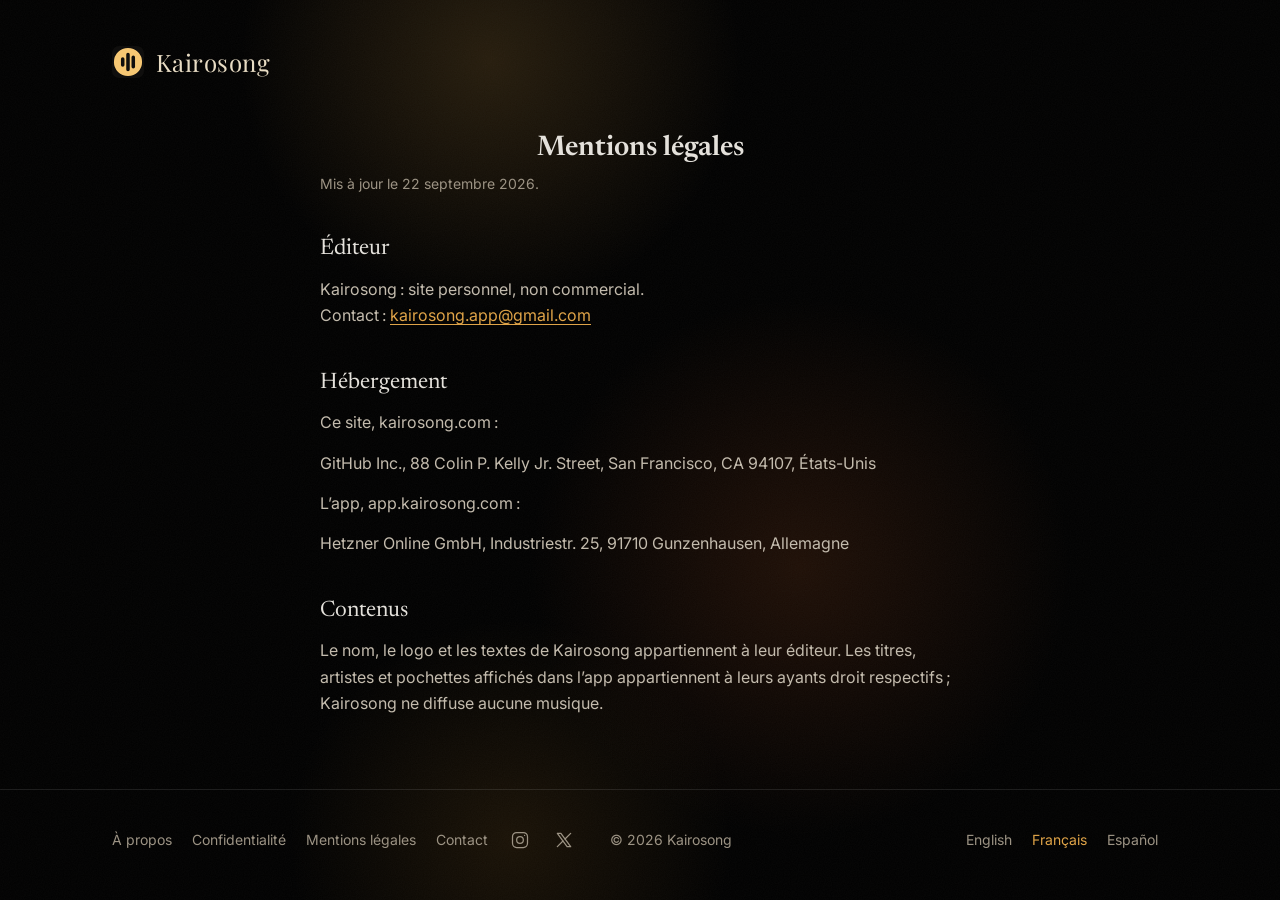
<file: fr/legal/index.html>
<!doctype html>
<html lang="fr">
<head>
<meta charset="utf-8">
<script>/* Lien d’invitation ou QR d’avant la bascule : la partie est sur app.kairosong.com. */if(/[?&]join=/.test(location.search))location.replace('https://app.kairosong.com/'+location.search);</script>
<meta name="viewport" content="width=device-width, initial-scale=1, viewport-fit=cover">
<title>Mentions légales - Kairosong</title>
<meta name="description" content="Éditeur, hébergeurs et contact de kairosong.com et app.kairosong.com.">
<link rel="canonical" href="https://kairosong.com/fr/legal/">
<link rel="alternate" hreflang="en" href="https://kairosong.com/legal/">
<link rel="alternate" hreflang="fr" href="https://kairosong.com/fr/legal/">
<link rel="alternate" hreflang="es" href="https://kairosong.com/es/legal/">
<link rel="alternate" hreflang="x-default" href="https://kairosong.com/legal/">
<meta name="theme-color" content="#000000">
<link rel="icon" type="image/png" sizes="32x32" href="../../favicon-32.png">
<link rel="icon" type="image/png" sizes="16x16" href="../../favicon-16.png">
<link rel="apple-touch-icon" href="../../apple-touch-icon.png">
<link rel="stylesheet" href="../../assets/site.css">
<meta property="og:type" content="website">
<meta property="og:site_name" content="Kairosong">
<meta property="og:title" content="Mentions légales - Kairosong">
<meta property="og:description" content="Éditeur, hébergeurs et contact de kairosong.com et app.kairosong.com.">
<meta property="og:url" content="https://kairosong.com/fr/legal/">
<meta property="og:image" content="https://kairosong.com/assets/og-fr.png">
<meta property="og:image:width" content="1200">
<meta property="og:image:height" content="630">
<meta property="og:image:alt" content="Chaque musique a son moment. Devine quand.">
<meta property="og:locale" content="fr_FR">
<meta property="og:locale:alternate" content="en_US">
<meta property="og:locale:alternate" content="es_ES">
<meta name="twitter:card" content="summary_large_image">
<meta name="twitter:title" content="Mentions légales - Kairosong">
<meta name="twitter:description" content="Éditeur, hébergeurs et contact de kairosong.com et app.kairosong.com.">
<meta name="twitter:image" content="https://kairosong.com/assets/og-fr.png">

<script defer src="https://stats.kairosong.com/script.js" data-website-id="03b3ffdd-07d6-4459-987c-b70a7a2dbf54" data-domains="kairosong.com" data-exclude-search="true" data-exclude-hash="true"></script>
<script defer src="../../assets/passerelle.js"></script>
</head>
<body>
<div class="fond" aria-hidden="true"><div class="fond-braise fond-braise--a"></div><div class="fond-braise fond-braise--b"></div><div class="fond-braise fond-braise--c"></div><div class="fond-grain"></div></div>
<header class="wrap top-bar">
<a class="home-link" href="../../fr/" aria-label="Kairosong, accueil"><img src="../../assets/logo.svg" width="32" height="32" alt=""><span class="wordmark">Kairosong</span></a>
</header>
<main class="wrap">
<article class="doc">
<h1>Mentions légales</h1>
<p class="updated">Mis à jour le 22 septembre 2026.</p>
<h2>Éditeur</h2>
<p>Kairosong : site personnel, non commercial.<br>Contact : <a href="mailto:kairosong.app@gmail.com">kairosong.app@gmail.com</a></p>
<h2>Hébergement</h2>
<p>Ce site, kairosong.com :</p>
<address><p>GitHub Inc., 88 Colin P. Kelly Jr. Street, San Francisco, CA 94107, États-Unis</p></address>
<p>L’app, app.kairosong.com :</p>
<address><p>Hetzner Online GmbH, Industriestr. 25, 91710 Gunzenhausen, Allemagne</p></address>
<h2>Contenus</h2>
<p>Le nom, le logo et les textes de Kairosong appartiennent à leur éditeur. Les titres, artistes et pochettes affichés dans l’app appartiennent à leurs ayants droit respectifs ; Kairosong ne diffuse aucune musique.</p>
</article>
</main>
<footer class="site-foot">
<div class="wrap">
<div class="foot-row">
<ul class="foot-links">
<li><a href="../../fr/histoire/">À propos</a></li>
<li><a href="../../fr/privacy/">Confidentialité</a></li>
<li><a href="../../fr/legal/">Mentions légales</a></li>
<li><a href="mailto:kairosong.app@gmail.com">Contact</a></li>
<li><a href="https://www.instagram.com/kairosong.app/" rel="noopener" aria-label="Instagram" class="foot-icon"><svg width="20" height="20" viewBox="0 0 24 24" fill="none" stroke="currentColor" stroke-width="1.5" stroke-linecap="round" stroke-linejoin="round" aria-hidden="true" focusable="false"><rect x="3" y="3" width="18" height="18" rx="5"/><circle cx="12" cy="12" r="4"/><circle cx="17.5" cy="6.5" r="0.75" fill="currentColor" stroke="none"/></svg></a></li>
<li><a href="https://x.com/kairosong" rel="noopener" aria-label="X" class="foot-icon"><svg width="20" height="20" viewBox="0 0 24 24" fill="none" stroke="currentColor" stroke-width="1.5" stroke-linecap="round" stroke-linejoin="round" aria-hidden="true" focusable="false"><path d="M4 4l11.733 16h4.267l-11.733-16z"/><path d="M4 20l6.768-6.768m2.46-2.46l6.772-6.772"/></svg></a></li>
</ul>
<nav aria-label="Langue">
<ul class="langs">
<li><a href="../../legal/" hreflang="en" lang="en" data-umami-event="lang-switched" data-umami-event-lang="en">English</a></li>
<li><a href="../../fr/legal/" hreflang="fr" lang="fr" aria-current="page">Français</a></li>
<li><a href="../../es/legal/" hreflang="es" lang="es" data-umami-event="lang-switched" data-umami-event-lang="es">Español</a></li>
</ul>
</nav>
</div>
<p class="copyright">© 2026 Kairosong</p>
</div>
</footer>
</body>
</html>
</file>
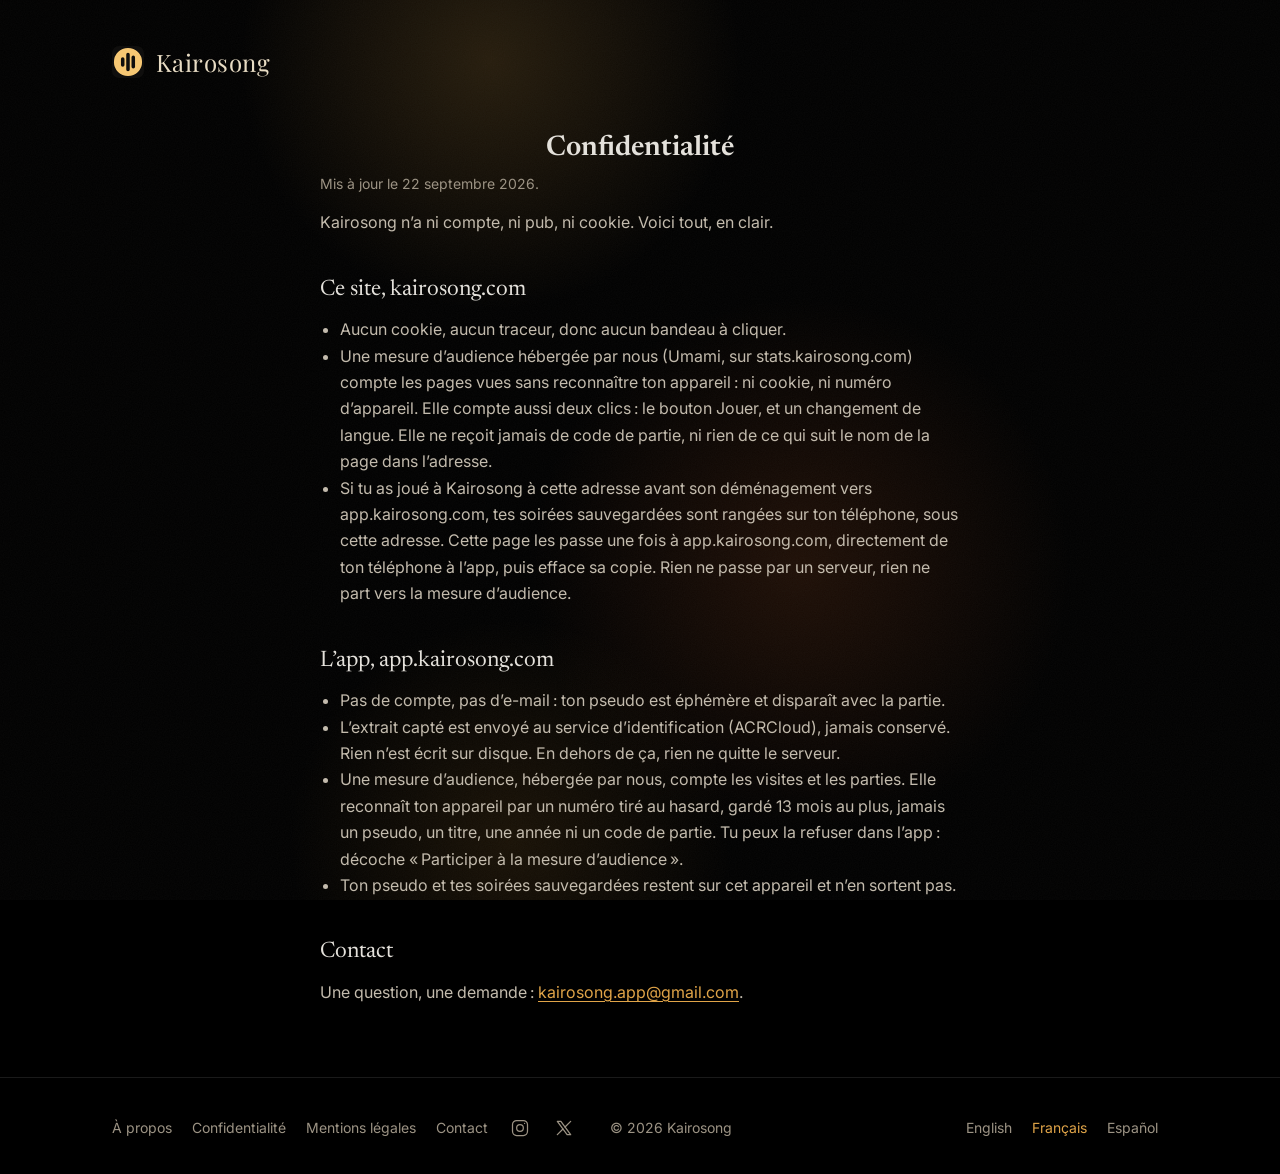
<file: fr/privacy/index.html>
<!doctype html>
<html lang="fr">
<head>
<meta charset="utf-8">
<script>/* Lien d’invitation ou QR d’avant la bascule : la partie est sur app.kairosong.com. */if(/[?&]join=/.test(location.search))location.replace('https://app.kairosong.com/'+location.search);</script>
<meta name="viewport" content="width=device-width, initial-scale=1, viewport-fit=cover">
<title>Confidentialité - Kairosong</title>
<meta name="description" content="Ce que Kairosong collecte : rien de personnel sur ce site, et dans l’app un simple comptage anonyme et un extrait jamais conservé.">
<link rel="canonical" href="https://kairosong.com/fr/privacy/">
<link rel="alternate" hreflang="en" href="https://kairosong.com/privacy/">
<link rel="alternate" hreflang="fr" href="https://kairosong.com/fr/privacy/">
<link rel="alternate" hreflang="es" href="https://kairosong.com/es/privacy/">
<link rel="alternate" hreflang="x-default" href="https://kairosong.com/privacy/">
<meta name="theme-color" content="#000000">
<link rel="icon" type="image/png" sizes="32x32" href="../../favicon-32.png">
<link rel="icon" type="image/png" sizes="16x16" href="../../favicon-16.png">
<link rel="apple-touch-icon" href="../../apple-touch-icon.png">
<link rel="stylesheet" href="../../assets/site.css">
<meta property="og:type" content="website">
<meta property="og:site_name" content="Kairosong">
<meta property="og:title" content="Confidentialité - Kairosong">
<meta property="og:description" content="Ce que Kairosong collecte : rien de personnel sur ce site, et dans l’app un simple comptage anonyme et un extrait jamais conservé.">
<meta property="og:url" content="https://kairosong.com/fr/privacy/">
<meta property="og:image" content="https://kairosong.com/assets/og-fr.png">
<meta property="og:image:width" content="1200">
<meta property="og:image:height" content="630">
<meta property="og:image:alt" content="Chaque musique a son moment. Devine quand.">
<meta property="og:locale" content="fr_FR">
<meta property="og:locale:alternate" content="en_US">
<meta property="og:locale:alternate" content="es_ES">
<meta name="twitter:card" content="summary_large_image">
<meta name="twitter:title" content="Confidentialité - Kairosong">
<meta name="twitter:description" content="Ce que Kairosong collecte : rien de personnel sur ce site, et dans l’app un simple comptage anonyme et un extrait jamais conservé.">
<meta name="twitter:image" content="https://kairosong.com/assets/og-fr.png">

<script defer src="https://stats.kairosong.com/script.js" data-website-id="03b3ffdd-07d6-4459-987c-b70a7a2dbf54" data-domains="kairosong.com" data-exclude-search="true" data-exclude-hash="true"></script>
<script defer src="../../assets/passerelle.js"></script>
</head>
<body>
<div class="fond" aria-hidden="true"><div class="fond-braise fond-braise--a"></div><div class="fond-braise fond-braise--b"></div><div class="fond-braise fond-braise--c"></div><div class="fond-grain"></div></div>
<header class="wrap top-bar">
<a class="home-link" href="../../fr/" aria-label="Kairosong, accueil"><img src="../../assets/logo.svg" width="32" height="32" alt=""><span class="wordmark">Kairosong</span></a>
</header>
<main class="wrap">
<article class="doc">
<h1>Confidentialité</h1>
<p class="updated">Mis à jour le 22 septembre 2026.</p>
<p>Kairosong n’a ni compte, ni pub, ni cookie. Voici tout, en clair.</p>
<h2>Ce site, kairosong.com</h2>
<ul>
<li>Aucun cookie, aucun traceur, donc aucun bandeau à cliquer.</li>
<li>Une mesure d’audience hébergée par nous (Umami, sur stats.kairosong.com) compte les pages vues sans reconnaître ton appareil : ni cookie, ni numéro d’appareil. Elle compte aussi deux clics : le bouton Jouer, et un changement de langue. Elle ne reçoit jamais de code de partie, ni rien de ce qui suit le nom de la page dans l’adresse.</li>
<li>Si tu as joué à Kairosong à cette adresse avant son déménagement vers app.kairosong.com, tes soirées sauvegardées sont rangées sur ton téléphone, sous cette adresse. Cette page les passe une fois à app.kairosong.com, directement de ton téléphone à l’app, puis efface sa copie. Rien ne passe par un serveur, rien ne part vers la mesure d’audience.</li>
</ul>
<h2>L’app, app.kairosong.com</h2>
<ul>
<li>Pas de compte, pas d’e-mail : ton pseudo est éphémère et disparaît avec la partie.</li>
<li>L’extrait capté est envoyé au service d’identification (ACRCloud), jamais conservé. Rien n’est écrit sur disque. En dehors de ça, rien ne quitte le serveur.</li>
<li>Une mesure d’audience, hébergée par nous, compte les visites et les parties. Elle reconnaît ton appareil par un numéro tiré au hasard, gardé 13 mois au plus, jamais un pseudo, un titre, une année ni un code de partie. Tu peux la refuser dans l’app : décoche « Participer à la mesure d’audience ».</li>
<li>Ton pseudo et tes soirées sauvegardées restent sur cet appareil et n’en sortent pas.</li>
</ul>
<h2>Contact</h2>
<p>Une question, une demande : <a href="mailto:kairosong.app@gmail.com">kairosong.app@gmail.com</a>.</p>
</article>
</main>
<footer class="site-foot">
<div class="wrap">
<div class="foot-row">
<ul class="foot-links">
<li><a href="../../fr/histoire/">À propos</a></li>
<li><a href="../../fr/privacy/">Confidentialité</a></li>
<li><a href="../../fr/legal/">Mentions légales</a></li>
<li><a href="mailto:kairosong.app@gmail.com">Contact</a></li>
<li><a href="https://www.instagram.com/kairosong.app/" rel="noopener" aria-label="Instagram" class="foot-icon"><svg width="20" height="20" viewBox="0 0 24 24" fill="none" stroke="currentColor" stroke-width="1.5" stroke-linecap="round" stroke-linejoin="round" aria-hidden="true" focusable="false"><rect x="3" y="3" width="18" height="18" rx="5"/><circle cx="12" cy="12" r="4"/><circle cx="17.5" cy="6.5" r="0.75" fill="currentColor" stroke="none"/></svg></a></li>
<li><a href="https://x.com/kairosong" rel="noopener" aria-label="X" class="foot-icon"><svg width="20" height="20" viewBox="0 0 24 24" fill="none" stroke="currentColor" stroke-width="1.5" stroke-linecap="round" stroke-linejoin="round" aria-hidden="true" focusable="false"><path d="M4 4l11.733 16h4.267l-11.733-16z"/><path d="M4 20l6.768-6.768m2.46-2.46l6.772-6.772"/></svg></a></li>
</ul>
<nav aria-label="Langue">
<ul class="langs">
<li><a href="../../privacy/" hreflang="en" lang="en" data-umami-event="lang-switched" data-umami-event-lang="en">English</a></li>
<li><a href="../../fr/privacy/" hreflang="fr" lang="fr" aria-current="page">Français</a></li>
<li><a href="../../es/privacy/" hreflang="es" lang="es" data-umami-event="lang-switched" data-umami-event-lang="es">Español</a></li>
</ul>
</nav>
</div>
<p class="copyright">© 2026 Kairosong</p>
</div>
</footer>
</body>
</html>
</file>
<file: assets/site.css>
/* Kairosong — la vitrine. Une seule feuille pour toutes les pages.
   Jetons repris de Kairosong-design-system/tokens.json (seuls ceux qui servent ici),
   recettes de components/bundle.css (.ks-btn, .ks-door-rule, .ks-chevron, liens, focus).
   Règles du système : noir pur, l'or ne veut dire qu'action ou état actif, une seule donnée
   ivoire (le wordmark), aucune carte ni panneau, Playfair pour le seul mot « Kairosong ». */

@font-face {
  font-family: 'Inter';
  src: url('fonts/Inter-Variable.woff2') format('woff2');
  font-weight: 100 900;
  font-style: normal;
  font-display: swap;
}
@font-face {
  font-family: 'Newsreader';
  src: url('fonts/Newsreader-Variable.woff2') format('woff2');
  font-weight: 200 800;
  font-style: normal;
  font-display: swap;
}
@font-face {
  font-family: 'Space Mono';
  src: url('fonts/SpaceMono-Regular.woff2') format('woff2');
  font-weight: 400;
  font-style: normal;
  font-display: swap;
}
@font-face {
  font-family: 'Playfair Display';
  src: url('fonts/PlayfairDisplay-Variable.woff2') format('woff2');
  font-weight: 400 900;
  font-style: normal;
  font-display: swap;
}

:root {
  color-scheme: dark;

  --color-bg: #000000;
  --color-night-900: #0f0e0d;
  --color-night-700: #272420;
  --color-night-600: #332f29;
  --color-gold-light: #f6c773;
  --color-gold: #e0a448;
  --color-amber: #c98a2e;
  --color-off-white: #e4e1db;
  --color-ivory: #e8dcc4;
  --color-warm-grey-light: #c3bbad;
  --color-warm-grey: #9c9384;
  --color-hairline: rgba(255, 255, 255, 0.1);
  --color-gold-a50: rgba(224, 164, 72, 0.5);

  --color-surface: var(--color-night-700);
  --color-surface-alt: var(--color-night-600);
  --color-accent: var(--color-gold);
  --color-accent-strong: var(--color-gold-light);
  --color-text: var(--color-off-white);
  --color-text-secondary: var(--color-warm-grey-light);
  --color-text-muted: var(--color-warm-grey);
  --color-readout: var(--color-ivory);
  --color-focus-ring: var(--color-gold-light);

  --font-display: 'Playfair Display', Georgia, 'Times New Roman', serif;
  --font-title: 'Newsreader', Georgia, 'Times New Roman', serif;
  --font-ui: 'Inter', system-ui, -apple-system, 'Segoe UI', Roboto, sans-serif;
  --font-code: 'Space Mono', ui-monospace, SFMono-Regular, Menlo, monospace;

  --radius-lg: 16px;
  --tracking-wider: 0.12em;
  --tracking-widest: 0.2em;
  --touch-min: 44px;
  --screen-side: 28px;
  --screen-top-bar: 40px;
  --screen-foot: 24px;
  --measure: 34rem;
  --page-max: 72rem;
}

*,
*::before,
*::after {
  box-sizing: border-box;
}

html {
  -webkit-text-size-adjust: 100%;
  text-size-adjust: 100%;
}

body {
  margin: 0;
  background: var(--color-bg);
  color: var(--color-text);
  font-family: var(--font-ui);
  font-size: 16px;
  line-height: 1.55;
  -webkit-font-smoothing: antialiased;
  font-optical-sizing: auto;
}

/* ─── Le fond : braises + grain, comme l'accueil de l'app ──────────────── */

/* Un calque fixe sous toute la page : il ne défile pas avec le contenu. Trois nappes, chacune
   placée par son centre (d'où la demi-taille retranchée), qui dérivent très lentement ; le grain
   casse les paliers des dégradés et bouge par crans. Jamais de flou, rien que des `transform`.
   « Réduire les animations » (règle générale en fin de fichier) fige tout à la position 0. */
.fond {
  position: fixed;
  inset: 0;
  z-index: -1;
  overflow: hidden;
  pointer-events: none;
}

.fond-braise {
  position: absolute;
  border-radius: 50%;
}

.fond-braise--a {
  width: 520px;
  height: 520px;
  left: calc(50% - 150px - 260px);
  top: calc(60px - 260px);
  background: radial-gradient(circle, rgba(224, 164, 72, 0.17) 0, transparent 68%);
  animation: ks-braise-a 22s ease-in-out infinite;
}

.fond-braise--b {
  width: 560px;
  height: 560px;
  left: calc(50% + 160px - 280px);
  top: calc(63% - 280px);
  background: radial-gradient(circle, rgba(150, 72, 30, 0.2) 0, transparent 68%);
  animation: ks-braise-b 28s ease-in-out infinite;
}

.fond-braise--c {
  width: 460px;
  height: 460px;
  left: calc(50% - 130px - 230px);
  top: calc(100% - 60px - 230px);
  background: radial-gradient(circle, rgba(201, 138, 46, 0.12) 0, transparent 68%);
  animation: ks-braise-c 25s ease-in-out infinite;
}

/* Les 40 px qui débordent absorbent le tremblement du grain. */
.fond-grain {
  position: absolute;
  inset: -40px;
  background-image: url("data:image/svg+xml;utf8,<svg xmlns='http://www.w3.org/2000/svg' width='180' height='180'><filter id='n'><feTurbulence type='fractalNoise' baseFrequency='.85' numOctaves='2' stitchTiles='stitch'/><feColorMatrix values='0 0 0 0 1  0 0 0 0 .95  0 0 0 0 .88  0 0 0 .55 0'/></filter><rect width='100%' height='100%' filter='url(%23n)'/></svg>");
  background-size: 180px;
  opacity: 0.06;
  mix-blend-mode: screen;
  animation: ks-grain 0.9s steps(4) infinite;
}

@keyframes ks-braise-a {
  0%, 100% { transform: translate(0, 0); }
  50% { transform: translate(60px, 40px); }
}

@keyframes ks-braise-b {
  0%, 100% { transform: translate(0, 0); }
  50% { transform: translate(-50px, -60px); }
}

@keyframes ks-braise-c {
  0%, 100% { transform: translate(0, 0); }
  50% { transform: translate(30px, -40px); }
}

@keyframes ks-grain {
  0% { transform: translate(0, 0); }
  25% { transform: translate(-18px, 12px); }
  50% { transform: translate(14px, -20px); }
  75% { transform: translate(-10px, -8px); }
  100% { transform: translate(0, 0); }
}

img,
svg {
  display: block;
  max-width: 100%;
}

a {
  color: var(--color-accent);
  text-underline-offset: 0.2em;
}
a:hover {
  color: var(--color-accent-strong);
}

:focus-visible {
  outline: 2px solid var(--color-focus-ring);
  outline-offset: 3px;
}

.visually-hidden {
  position: absolute;
  width: 1px;
  height: 1px;
  margin: -1px;
  padding: 0;
  overflow: hidden;
  clip: rect(0 0 0 0);
  white-space: nowrap;
  border: 0;
}

/* ─── Charpente ─────────────────────────────────────────────────────────── */

.wrap {
  width: 100%;
  max-width: var(--page-max);
  margin: 0 auto;
  padding: 0 var(--screen-side);
}

.section {
  padding: 72px 0 0;
}

.eyebrow {
  margin: 0 0 12px;
  font-family: var(--font-ui);
  font-size: 11px;
  line-height: 16px;
  font-weight: 400;
  letter-spacing: var(--tracking-widest);
  text-transform: uppercase;
  color: var(--color-text-muted);
}

.title {
  margin: 0 0 24px;
  font-family: var(--font-title);
  font-variation-settings: 'opsz' 40;
  font-weight: 600;
  font-size: 28px;
  line-height: 1.15;
  color: var(--color-text);
  text-wrap: balance;
}

/* Un titre en deux phrases : une ligne chacune, équilibrée à part. */
.title-line {
  display: block;
}

.lead {
  margin: 0;
  max-width: var(--measure);
  color: var(--color-text-secondary);
}

/* Filet or : il sépare deux moments, jamais deux lignes d'une liste. */
.ks-door-rule {
  display: block;
  width: 100%;
  height: 1px;
  margin: 72px 0 0;
  border: 0;
  background: linear-gradient(
    90deg,
    transparent,
    var(--color-gold-a50) 30%,
    var(--color-gold-light) 50%,
    var(--color-gold-a50) 70%,
    transparent
  );
}

/* ─── Boutons (recette .ks-btn) ─────────────────────────────────────────── */

.ks-btn {
  display: inline-flex;
  align-items: center;
  justify-content: center;
  min-height: 52px;
  min-width: var(--touch-min);
  padding: 14px 32px;
  font-family: var(--font-ui);
  font-size: 14px;
  line-height: 20px;
  font-weight: 600;
  text-transform: uppercase;
  text-decoration: none;
  letter-spacing: var(--tracking-wider);
  border-radius: var(--radius-lg);
  border: 1px solid transparent;
}

/* Or plein — l'objet le plus lumineux de l'écran ; il n'y en a jamais deux. */
.ks-btn--fill-gold,
.ks-btn--fill-gold:hover {
  background: linear-gradient(90deg, var(--color-gold) 0%, var(--color-amber) 100%);
  border-color: var(--color-gold-a50);
  color: var(--color-night-900);
}
.ks-btn--fill-gold:active {
  background: linear-gradient(90deg, var(--color-gold-light) 0%, var(--color-gold) 100%);
  border-color: var(--color-gold-light);
}

/* Plaque à filet or — une action forte qui n'est pas « Jouer » : ici, l'histoire. */
.ks-btn--plate-gold,
.ks-btn--plate-gold:hover {
  background: var(--color-surface);
  border-color: var(--color-gold-a50);
  color: var(--color-accent);
}
.ks-btn--plate-gold:active {
  background: var(--color-surface-alt);
  border-color: var(--color-accent-strong);
  color: var(--color-accent-strong);
}

.ks-chevron {
  display: inline-block;
  flex: none;
  width: 8px;
  height: 8px;
  border-top: 1.5px solid currentColor;
  border-right: 1.5px solid currentColor;
  transform: rotate(135deg);
  transition: transform 170ms ease-out;
}

/* ─── Accueil ───────────────────────────────────────────────────────────── */

.hero {
  display: grid;
  gap: 48px;
  padding-top: var(--screen-top-bar);
}

.hero-text {
  display: flex;
  flex-direction: column;
  align-items: center;
  text-align: center;
}

.brand {
  display: flex;
  flex-direction: column;
  align-items: center;
  gap: 16px;
  margin: 0;
  font-weight: 400;
}

.brand img {
  width: 64px;
  height: 64px;
  border-radius: 14px;
}

.wordmark {
  font-family: var(--font-display);
  font-size: 40px;
  line-height: 1;
  font-weight: 400;
  letter-spacing: 0.02em;
  color: var(--color-readout);
}

/* Ce que c'est, en petit sous le nom : la devise reste la seule grande phrase. */
.brand-what {
  margin-top: -4px;
  /* En anglais la ligne passe sur deux à 360 px : deux moitiés égales, pas un mot orphelin. */
  text-wrap: balance;
  font-family: var(--font-ui);
  font-size: 11px;
  line-height: 16px;
  font-weight: 400;
  letter-spacing: var(--tracking-wider, 0.12em);
  text-transform: uppercase;
  color: var(--color-text-muted);
}

/* Une phrase qui nomme la chose, entre le titre de « Trois temps » et ses trois lignes. */
.how-lead {
  margin-bottom: 24px;
}

.motto {
  margin: 28px 0 0;
  font-family: var(--font-title);
  font-variation-settings: 'opsz' 40;
  /* Deux temps, deux lignes : à 360 px, « Chaque musique a son moment. » ne tient qu'à 22 px. */
  font-size: clamp(22px, 6.1vw, 26px);
  line-height: 1.3;
  font-weight: 400;
  color: var(--color-text);
}

.hero .lead {
  margin-top: 20px;
}

.hero-cta {
  display: flex;
  flex-direction: column;
  align-items: center;
  gap: 14px;
  width: 100%;
  margin-top: 32px;
}

.hero-cta .ks-btn {
  width: 100%;
  max-width: 320px;
}

.fine {
  margin: 0;
  font-size: 14px;
  line-height: 20px;
  color: var(--color-text-muted);
}

/* Le QR vers l'app ne sert qu'à qui lit le site sur un ordinateur : il passe au téléphone en le
   scannant. Sur un écran tactile ou étroit, il ne s'affiche pas. Un fond blanc cassé, celui du
   texte et du QR du salon dans l'app, plutôt qu'ivoire : l'ivoire reste au mot « Kairosong ». */
.hero-qr {
  display: none;
}

/* Le QR se range à droite du bloc « bouton Play + petite ligne », et prend sa hauteur : le
   bouton (52 px), l'écart (14 px), la ligne (20 px), soit 86 px. La petite ligne ne se coupe pas,
   pour que le bloc garde cette hauteur. En espagnol, l'ensemble demande 645 px : il n'apparaît
   qu'à partir de 1120 px de large. */
@media (min-width: 1120px) and (hover: hover) and (pointer: fine) {
  .hero-cta {
    display: grid;
    grid-template-columns: auto auto;
    grid-template-areas:
      "play qr"
      "fine qr";
    justify-content: start;
    align-items: center;
    column-gap: 28px;
  }

  .hero-cta .ks-btn {
    grid-area: play;
    max-width: none;
  }

  .hero-cta .fine {
    grid-area: fine;
    white-space: nowrap;
  }

  .hero-qr {
    grid-area: qr;
    display: flex;
    align-items: center;
    gap: 16px;
    white-space: nowrap;
  }

  .hero-qr img {
    display: block;
    width: 86px;
    height: 86px;
    border-radius: 6px;
  }

  .hero-qr p {
    margin: 0;
    font-size: 14px;
    line-height: 20px;
    color: var(--color-text-muted);
  }
}

/* ─── Emplacements de capture (Jul les fournira, 360 × 640) ─────────────── */

.shot {
  margin: 0;
}

.shot-frame {
  display: flex;
  align-items: center;
  justify-content: center;
  aspect-ratio: 360 / 640;
  width: 100%;
  border: 1px solid var(--color-hairline);
  border-radius: var(--radius-lg);
  background: var(--color-bg);
  overflow: hidden;
}

.shot-frame img,
.shot-frame video {
  display: block;
  width: 100%;
  height: 100%;
  object-fit: cover;
}

.hero .shot {
  width: 100%;
  max-width: 260px;
  justify-self: center;
}

/* ─── Listes à filets : comment ça marche, règles, FAQ ──────────────────── */

.lines {
  margin: 0;
  padding: 0;
  list-style: none;
  border-top: 1px solid var(--color-hairline);
}

.lines > li {
  border-bottom: 1px solid var(--color-hairline);
}

.step {
  display: grid;
  grid-template-columns: 40px 1fr;
  gap: 4px 20px;
  padding: 24px 0;
}

.step svg {
  grid-row: span 2;
  width: 40px;
  height: 40px;
  color: var(--color-text-muted);
}

.step h3 {
  margin: 0;
  font-family: var(--font-title);
  font-variation-settings: 'opsz' 40;
  font-size: 22px;
  line-height: 1.3;
  font-weight: 400;
  color: var(--color-text);
}

.step p {
  margin: 0;
  color: var(--color-text-secondary);
}

.aside {
  margin: 20px 0 0;
  max-width: var(--measure);
  color: var(--color-text-secondary);
}

.rules > li {
  display: flex;
  align-items: baseline;
  justify-content: space-between;
  gap: 16px;
  min-height: var(--touch-min);
  padding: 14px 0;
}

.rules .pts {
  flex: none;
  font-size: 20px;
  line-height: 28px;
  font-variant-numeric: tabular-nums;
  color: var(--color-text);
}

.rules .pts small {
  margin-left: 4px;
  font-size: 12px;
  letter-spacing: var(--tracking-widest);
  text-transform: uppercase;
  color: var(--color-text-muted);
}

/* ─── Le barème en escalier, comme la fiche « Le barème » de l'app : douze marches, une par année
   d'écart. La marche « pile » fait 90 px pour une colonne de 360 px, et tout suit à l'échelle. ─── */

.bareme-lede {
  margin: 0;
  font-size: 14px;
  line-height: 20px;
  color: #9c9384;
}

.bareme {
  container-type: inline-size;
  max-width: 480px;
  margin-top: 24px;
}

.bareme-bars,
.bareme-ecarts {
  display: grid;
  grid-template-columns: repeat(12, minmax(0, 1fr));
  gap: 3px;
}

.bareme-bars {
  align-items: end;
  border-bottom: 1px solid #403a31;
}

.bareme-col {
  display: flex;
  flex-direction: column;
  align-items: stretch;
}

.bareme-pts {
  font-family: var(--font-code);
  font-size: 11px;
  line-height: 16px;
  text-align: center;
  color: #c3bbad;
}

.bareme-bar {
  height: max(2px, calc(var(--p) * 3.6px));
  height: max(2px, calc(var(--p) * 1cqw));
  border-radius: 2px 2px 0 0;
  background: #403a31;
}

.bareme-col--pile .bareme-pts {
  color: var(--color-gold-light);
}

.bareme-col--pile .bareme-bar {
  background: var(--color-gold);
}

.bareme-ecarts {
  margin-top: 6px;
  font-size: 11px;
  line-height: 16px;
  text-align: center;
  white-space: nowrap;
  color: #6f695f;
}

/* « pile », « spot on », « exacto » : le mot déborde un peu de sa colonne, à cheval sur l'espace
   voisin, et passe sur deux lignes s'il le faut. */
.bareme-ecarts .bareme-pile {
  margin: 0 -4px;
  white-space: normal;
  font-size: 9px;
  color: var(--color-gold-light);
}

.bareme-axis {
  margin: 8px 0 0;
  font-size: 11px;
  line-height: 16px;
  letter-spacing: var(--tracking-widest);
  text-transform: uppercase;
  text-align: center;
  color: #9c9384;
}

/* Le mode Connaisseur, sous l'escalier : les deux lignes en plus petit, pour ne pas l'écraser. */
.bareme + .aside {
  margin-top: 32px;
  font-size: 14px;
  line-height: 20px;
}

.rules.rules--bonus > li {
  min-height: 0;
  padding: 10px 0;
  font-size: 14px;
}

.rules.rules--bonus .pts {
  font-size: 16px;
  line-height: 24px;
}

/* ─── Le cœur du jeu : deux questions, puis ton année, qui roule jusqu'à la réponse ─ */

.heart {
  position: relative;
  isolation: isolate;
}

/* Chaque question entre guillemets, puis ce qu'elle réveille ; un filet devant chacune. */
.heart-asks {
  max-width: var(--measure);
}

.heart-ask {
  margin: 0;
  padding-top: 24px;
  border-top: 1px solid var(--color-hairline);
}

.heart-ask p {
  margin: 0;
  font-family: var(--font-title);
  font-variation-settings: 'opsz' 32;
  font-size: 22px;
  line-height: 1.3;
  color: var(--color-text);
  text-wrap: pretty;
}

.heart-echo {
  margin: 12px 0 28px;
  color: var(--color-text-secondary);
  text-wrap: pretty;
}

.heart-echo:last-child {
  margin-bottom: 0;
}

/* « You call a year. » et « Then the answer lands… » : un cran sous le titre. */
.heart-line {
  margin: 40px 0 0;
  font-family: var(--font-title);
  font-variation-settings: 'opsz' 32;
  font-weight: 400;
  font-size: 23px;
  line-height: 1.2;
  color: var(--color-text);
}

/* Une seule année, la donnée ivoire de l'écran. Seul le chiffre des dizaines tourne : une
   fenêtre d'un chiffre (le rouleau, posé par assets/coeur.js), fondue en haut et en bas le
   temps qu'il roule seulement ; à l'arrivée, le 6 est net comme les autres. */
.heart-year {
  display: flex;
  margin: 8px 0 0;
  font-family: var(--font-title);
  font-variation-settings: 'opsz' 44;
  font-weight: 500;
  font-size: 120px;
  line-height: 1;
  letter-spacing: -0.02em;
  font-variant-numeric: tabular-nums;
  color: var(--color-readout);
}

.heart-roue {
  display: block;
  height: 1em;
  overflow: hidden;
}

.heart-rouleau {
  display: flex;
  flex-direction: column;
  transform: translateY(-2em);
}

.heart-rouleau span {
  display: block;
  height: 1em;
}

.heart-line.heart-then {
  margin-top: 16px;
}

/* Vers « L'histoire », au bout de « Ce qui reste » : une plaque à filet or. Sur téléphone, toute la largeur (le libellé peut
   passer sur deux lignes) ; sur grand écran, le bouton prend la taille de son libellé, sur une ligne. */
.story-link {
  margin: 56px 0 0;
}

.story-link .ks-btn {
  width: 100%;
  padding-left: 20px;
  padding-right: 20px;
  text-align: center;
}

@media (min-width: 720px) {
  .story-link .ks-btn {
    width: auto;
    padding-left: 32px;
    padding-right: 32px;
    white-space: nowrap;
  }
}

/* ─── Ce qui reste : le carnet de l'app, en boucle, puis une phrase ───── */

.keep-shot {
  max-width: 280px;
  margin-top: 8px;
}

.keep-text {
  max-width: var(--measure);
  margin: 32px 0 0;
  padding-top: 24px;
  border-top: 1px solid var(--color-hairline);
  color: var(--color-text-secondary);
  text-wrap: pretty;
}

/* ─── Le Sonar : le jeu en solo. Une phrase, la vidéo, puis ce qui le distingue ─── */

.sonar-lead {
  margin: 0;
  max-width: var(--measure);
  color: var(--color-text-secondary);
  text-wrap: pretty;
}

.sonar-shot {
  max-width: 260px;
  margin-top: 32px;
}

.sonar-note {
  max-width: var(--measure);
  margin: 32px 0 0;
  padding-top: 24px;
  border-top: 1px solid var(--color-hairline);
  color: var(--color-text-secondary);
  text-wrap: pretty;
}

/* Dès la tablette, le téléphone passe à gauche, de toute la hauteur ; les mots à droite, en un
   seul bloc centré face à lui. Le miroir de « Ce qui reste », pour que la page alterne. */
@media (min-width: 720px) {
  .sonar {
    display: grid;
    grid-template-columns: 240px minmax(0, 1fr);
    grid-template-rows: 1fr auto auto auto auto 1fr;
    gap: 0 48px;
  }

  .sonar > * {
    grid-column: 2;
  }

  .sonar .eyebrow {
    grid-row: 2;
  }

  .sonar .title {
    grid-row: 3;
  }

  .sonar .sonar-lead {
    grid-row: 4;
  }

  .sonar .sonar-note {
    grid-row: 5;
    margin-top: 24px;
  }

  .sonar .sonar-shot {
    grid-column: 1;
    grid-row: 1 / -1;
    max-width: none;
    margin-top: 0;
  }
}

@media (min-width: 1000px) {
  .sonar {
    grid-template-columns: minmax(0, 1fr) minmax(0, 1fr);
    gap: 0 64px;
  }

  .sonar .sonar-shot {
    justify-self: end;
    width: 300px;
  }
}

/* Explore reprend la mise en page du Sonar, en miroir : les mots à gauche, le téléphone à droite. */
@media (min-width: 720px) {
  .sonar--miroir {
    grid-template-columns: minmax(0, 1fr) 240px;
  }

  .sonar--miroir > * {
    grid-column: 1;
  }

  .sonar--miroir .sonar-shot {
    grid-column: 2;
  }
}

@media (min-width: 1000px) {
  .sonar--miroir {
    grid-template-columns: minmax(0, 1fr) minmax(0, 1fr);
  }

  .sonar--miroir .sonar-shot {
    justify-self: start;
  }
}

/* Le Sonar, sans image : en colonne jusqu'à 1000 px ; au-delà, le titre et le premier paragraphe
   à gauche, le second à droite, sur la même ligne que le premier. */
@media (min-width: 720px) {
  .sonar--texte {
    display: block;
  }
}

@media (min-width: 1000px) {
  .sonar--texte {
    display: grid;
    grid-template-rows: auto auto auto;
    align-items: start;
  }

  .sonar--texte .eyebrow,
  .sonar--texte .title,
  .sonar--texte .sonar-lead {
    grid-column: 1;
  }

  .sonar--texte .eyebrow {
    grid-row: 1;
  }

  .sonar--texte .title {
    grid-row: 2;
  }

  .sonar--texte .sonar-lead {
    grid-row: 3;
  }

  .sonar--texte .sonar-note {
    grid-column: 2;
    grid-row: 3;
    margin-top: 0;
    padding-top: 0;
    border-top: 0;
  }
}

/* ─── La frise : l'objet du jeu, un an par cran, les décennies en Space Mono ── */

/* Neutre (filets blancs) : l'or reste à l'action. La réponse est l'ivoire de l'année révélée. */
.frise {
  --from: 1950;
  --to: 2026;
  --o: 0px; /* hauteur libre au-dessus du filet (l'onde de l'accueil s'y déploie) */
  position: relative;
  width: 100%;
  max-width: var(--measure);
  height: calc(var(--o) + 44px);
}

.frise-minor,
.frise-major,
.frise-rule {
  position: absolute;
  left: 0;
  right: 0;
  -webkit-mask-image: linear-gradient(90deg, transparent, #000 8%, #000 92%, transparent);
  mask-image: linear-gradient(90deg, transparent, #000 8%, #000 92%, transparent);
}

.frise-rule {
  top: calc(var(--o) + 20px);
  height: 1px;
  background: rgba(255, 255, 255, 0.22);
}

.frise-minor {
  top: calc(var(--o) + 17px);
  height: 7px;
  background: linear-gradient(90deg, rgba(255, 255, 255, 0.16) 1px, transparent 1px) 0 0 / calc(100% / (var(--to) - var(--from))) 100% repeat-x;
}

.frise-major {
  top: calc(var(--o) + 13px);
  height: 15px;
  background: linear-gradient(90deg, rgba(255, 255, 255, 0.34) 1px, transparent 1px) 0 0 / calc(1000% / (var(--to) - var(--from))) 100% repeat-x;
}

.frise-year,
.frise-dot,
.frise-arc {
  position: absolute;
  left: calc((var(--y) - var(--from)) / (var(--to) - var(--from)) * 100%);
}

.frise-year {
  top: calc(var(--o) + 30px);
  transform: translateX(-50%);
  font-family: var(--font-code);
  font-size: 10px;
  line-height: 12px;
  letter-spacing: 0.04em;
  color: var(--color-text-muted);
}

.frise-dot {
  top: calc(var(--o) + 20px);
  width: 11px;
  height: 11px;
  margin: -5px 0 0 -5px;
  border-radius: 50%;
  border: 2px solid var(--color-bg);
  background: var(--color-text-muted);
}

.frise-dot--guess {
  background: var(--color-text-secondary);
}

.frise-dot--answer {
  width: 13px;
  height: 13px;
  margin: -6px 0 0 -6px;
  background: var(--color-readout);
  box-shadow: 0 0 0 4px rgba(232, 220, 196, 0.2);
  z-index: 1;
}

/* L’écart du cœur : 1940 à 1990 sur toute la colonne, centré sur la réponse, ton pari en creux et gris, la réponse
   pleine et ivoire, une seule courbe de l'un à l'autre. Les deux années au-dessus. */
.frise--coeur {
  --from: 1940;
  --to: 1990;
  --o: 36px;
  --h: 34px;
  width: auto;
  max-width: none;
  height: 100px;
  margin: 32px 14px 0;
}

.frise--coeur .frise-minor,
.frise--coeur .frise-major {
  right: -1px;
  -webkit-mask-image: none;
  mask-image: none;
}

.frise--coeur .frise-rule {
  -webkit-mask-image: none;
  mask-image: none;
}

.frise--coeur .frise-minor {
  background-size: calc((100% - 1px) / (var(--to) - var(--from))) 100%;
}

.frise--coeur .frise-major {
  background-size: calc((100% - 1px) * 10 / (var(--to) - var(--from))) 100%;
}

.frise--coeur .frise-year {
  top: calc(var(--o) + 36px);
}

.frise--coeur .frise-dot--guess {
  background: var(--color-bg);
  border-color: var(--color-text-muted);
}

.frise-mark {
  position: absolute;
  top: 0;
  left: calc((var(--y) - var(--from)) / (var(--to) - var(--from)) * 100%);
  transform: translateX(-50%);
  font-family: var(--font-code);
  font-size: 11px;
  line-height: 1;
  letter-spacing: 0.04em;
  white-space: nowrap;
}

.frise-mark--guess {
  color: var(--color-text-muted);
}

.frise-mark--answer {
  color: var(--color-readout);
}

.frise-arc {
  --y: var(--answer);
  top: calc(var(--o) + 20px - var(--h));
  width: calc((var(--guess) - var(--answer)) / (var(--to) - var(--from)) * 100%);
  height: var(--h);
  box-sizing: border-box;
  border: 1px solid rgba(195, 187, 173, 0.6);
  border-bottom: 0;
  border-radius: 50% 50% 0 0 / 100% 100% 0 0;
}

/* L'accueil : trois ondes se resserrent en un filet, et ce filet devient la frise (assets/onde.js). */
.frise--hero {
  --o: 24px;
  margin: 8px auto 0;
}

.frise-onde {
  position: absolute;
  left: 0;
  top: 0;
  width: 100%;
  height: calc(var(--o) * 2 + 40px);
  overflow: visible;
  opacity: 0;
  pointer-events: none;
}

.frise-onde path {
  fill: none;
  stroke: url(#onde-filet);
  stroke-width: 1.2;
  stroke-linejoin: round;
  vector-effect: non-scaling-stroke;
}

/* ─── La pleine lune en halo derrière le dernier bloc (assets/lune.js) ──── */

/* Le halo entoure la phrase et le bouton ; son centre est celui du bloc (le décalage compense
   la différence entre les marges haute et basse). */
.lune {
  position: absolute;
  z-index: -1;
  left: calc(-1 * var(--screen-side));
  right: calc(-1 * var(--screen-side));
  top: calc(50% + 36px - 250px);
  height: 500px;
  pointer-events: none;
}

.lune canvas {
  position: absolute;
  inset: 0;
  width: 100%;
  height: 100%;
  /* Les ondes s'éteignent avant le bord ; le cercle, lui, reste dans la partie pleine. */
  -webkit-mask-image: radial-gradient(closest-side, #000 90%, transparent);
  mask-image: radial-gradient(closest-side, #000 90%, transparent);
}

/* Sans WebGL ou sans script : le même cercle net, au même diamètre (60 % de la hauteur). */
.lune-ring {
  position: absolute;
  left: 50%;
  top: 50%;
  height: 60%;
  aspect-ratio: 1;
  transform: translate(-50%, -50%);
  border: 1px solid rgba(195, 187, 173, 0.85);
  border-radius: 50%;
}

.lune.is-gl .lune-ring {
  display: none;
}

/* ─── Les gestes : chacun joue une fois, seule l'opacité bouge ──────────── */

/* Chaque geste part de son image finale : sans script, ou avec « réduire les animations »,
   rien n'est jamais caché. Les états d'attente ne valent qu'avec le script et le mouvement. */
@media (prefers-reduced-motion: no-preference) {
  /* L'accueil : caché dès la première image (classe « js » posée en tête), le temps que l'onde
     joue. Filet de secours : si le script manque, tout apparaît à 8 s. */
  .js .frise--hero:not(.is-set) > :not(.frise-onde) {
    opacity: 0;
    animation: ks-show 1ms linear 8s forwards;
  }

  .js .frise--hero.is-waving:not(.is-set) > :not(.frise-onde) {
    animation: none;
  }

  .frise--hero > :not(.frise-onde) {
    transition: opacity 400ms ease-out var(--at, 0ms);
  }

  .frise--hero.is-waving .frise-onde {
    opacity: 1;
  }

  .frise--hero.is-set .frise-onde {
    opacity: 0;
    transition: opacity 400ms ease-out;
  }

  /* Le cœur, une fois, quand l'année est bien à l'écran (assets/coeur.js) : le rouleau passe
     de 8 à 6 en deux crans, puis « Then the answer lands… », puis la frise. Chaque temps part
     à la fin du précédent. */
  .heart.is-waiting .heart-rouleau {
    transform: translateY(0);
  }

  .heart.is-waiting .heart-then,
  .heart.is-waiting .frise-arc,
  .heart.is-waiting .frise-dot,
  .heart.is-waiting .frise-mark {
    opacity: 0;
  }

  .heart.is-playing .heart-rouleau {
    animation: heart-roule 340ms both;
  }

  .heart.is-playing .heart-roue {
    animation: heart-fenetre 340ms both;
  }

  .heart.is-playing .heart-then {
    transition: opacity 250ms ease-out 340ms;
  }

  .heart.is-playing .frise-arc,
  .heart.is-playing .frise-dot,
  .heart.is-playing .frise-mark {
    transition: opacity 450ms ease-out 590ms;
  }
}

/* Le fondu de la fenêtre, pendant le roulement seulement : il tombe à la dernière image. */
@keyframes heart-fenetre {
  0%,
  99.9% {
    -webkit-mask-image: linear-gradient(transparent, #000 14%, #000 86%, transparent);
    mask-image: linear-gradient(transparent, #000 14%, #000 86%, transparent);
  }
  100% {
    -webkit-mask-image: none;
    mask-image: none;
  }
}

/* Deux crans de 170 ms, chacun freiné, sans rebond. */
@keyframes heart-roule {
  0% {
    transform: translateY(0);
    animation-timing-function: cubic-bezier(0.3, 0.7, 0.2, 1);
  }
  50% {
    transform: translateY(-1em);
    animation-timing-function: cubic-bezier(0.3, 0.7, 0.2, 1);
  }
  100% {
    transform: translateY(-2em);
  }
}

@keyframes ks-show {
  to {
    opacity: 1;
  }
}

/* ─── Le nom ──────────────────────────────────────────────────────────── */

/* Une histoire, pas une règle : la seule zone claire de la page, un dégradé de la
   palette, de l'or clair vers l'or profond, encré de nuit. Même geste que l'en-tête d'Explore
   dans l'app (une lueur dans un coin, qui s'étend) ; rien à toucher dedans. Bord à bord. */
.kairos {
  margin: 72px calc(-1 * var(--screen-side)) 0;
  padding: 56px var(--screen-side) 48px;
  background: radial-gradient(ellipse 140% 110% at 15% 0%, var(--color-gold-light) 0%, var(--color-gold) 50%, var(--color-amber) 100%);
  color: var(--color-night-900);
}

.kairos .eyebrow {
  color: var(--color-night-700);
}

.kairos p {
  margin: 0 0 16px;
  max-width: var(--measure);
  font-family: var(--font-title);
  font-variation-settings: 'opsz' 18;
  font-size: 19px;
  line-height: 1.5;
  color: var(--color-night-900);
  text-wrap: pretty;
}

.kairos p:last-child {
  margin-bottom: 0;
}

.kairos .kairos-word {
  display: block;
  margin: 8px 0 4px;
  font-variation-settings: 'opsz' 72;
  font-size: 56px;
  line-height: 1;
  font-weight: 400;
  letter-spacing: -0.01em;
}

/* ─── FAQ ───────────────────────────────────────────────────────────────── */

.faq summary {
  display: flex;
  align-items: center;
  justify-content: space-between;
  gap: 16px;
  min-height: 60px;
  padding: 16px 0;
  cursor: pointer;
  list-style: none;
  font-family: var(--font-title);
  font-variation-settings: 'opsz' 40;
  font-size: 20px;
  line-height: 1.3;
  color: var(--color-text);
}

.faq summary::-webkit-details-marker {
  display: none;
}

.faq summary .ks-chevron {
  color: var(--color-text-muted);
  margin-right: 4px;
}

.faq details[open] summary .ks-chevron {
  transform: rotate(-45deg);
}

.faq details p {
  margin: 0;
  padding: 0 0 20px;
  max-width: var(--measure);
  color: var(--color-text-secondary);
}

/* ─── Envoi et pied de page ─────────────────────────────────────────────── */

/* Le dernier bloc tient dans le halo de la lune : de l'air au-dessus et au-dessous. */
.send {
  position: relative;
  isolation: isolate;
  display: flex;
  flex-direction: column;
  align-items: center;
  gap: 24px;
  padding: 222px 0 150px;
  text-align: center;
  /* Le dessin du halo s'arrête au bas du bloc : le filet du pied de page reste entier. Rien
     n'est coupé en haut ni sur les côtés. */
  clip-path: inset(-100vh -100vw 0);
}

.send p {
  margin: 0;
  font-family: var(--font-title);
  font-variation-settings: 'opsz' 40;
  font-size: 22px;
  line-height: 1.3;
  color: var(--color-text);
}

.send .ks-btn {
  width: 100%;
  max-width: 240px;
}

/* Sans lune (fin de « L’histoire ») : un filet, puis l’envoi, sans le vide réservé au halo. */
.send.send--plain {
  margin-top: 56px;
  padding: 48px 0 72px;
  border-top: 1px solid var(--color-hairline);
}

/* Sous le halo, le pied de page suit sans marge de plus. */
main:has(.send) ~ .site-foot {
  margin-top: 0;
}

.site-foot {
  margin-top: 72px;
  padding: 28px 0 calc(var(--screen-foot) + env(safe-area-inset-bottom, 0px));
  border-top: 1px solid var(--color-hairline);
  font-size: 14px;
  line-height: 20px;
}

.foot-row {
  display: flex;
  flex-wrap: wrap;
  align-items: center;
  justify-content: space-between;
  gap: 12px 24px;
}

.foot-links,
.langs {
  display: flex;
  flex-wrap: wrap;
  margin: 0;
  padding: 0;
  list-style: none;
}

.foot-links a,
.langs a {
  display: inline-flex;
  align-items: center;
  min-height: var(--touch-min);
  padding: 0 10px;
  color: var(--color-text-muted);
  text-decoration: none;
}

/* Les liens gardent leur marge de chaque côté ; la liste recule d'autant, pour qu'une ligne
   repliée sur petit écran parte, elle aussi, du bord. */
.foot-links {
  margin-left: -10px;
}

/* Un lien social en pictogramme : le trait suit la couleur du texte, la cible reste de 44 px. */
.foot-links .foot-icon {
  justify-content: center;
  min-width: var(--touch-min);
}

.foot-links .foot-icon svg {
  display: block;
}

.langs li:first-child a {
  padding-left: 0;
}

.foot-links a:hover,
.langs a:hover {
  color: var(--color-text-secondary);
}

/* La langue affichée : l'or de l'état actif. */
.langs a[aria-current='page'] {
  color: var(--color-accent);
}

.copyright {
  margin: 8px 0 0;
  color: var(--color-text-muted);
}

/* ─── Pages secondaires : Privacy, Legal, 404 ──────────────────────────── */

.top-bar {
  display: flex;
  align-items: center;
  padding-top: var(--screen-top-bar);
}

.home-link {
  display: inline-flex;
  align-items: center;
  gap: 12px;
  min-height: var(--touch-min);
  text-decoration: none;
}

.home-link img {
  width: 32px;
  height: 32px;
  border-radius: 7px;
}

.home-link .wordmark {
  font-size: 24px;
}

.doc {
  max-width: 40rem;
  padding-top: 48px;
}

.doc h1 {
  margin: 0 0 8px;
  font-family: var(--font-title);
  font-variation-settings: 'opsz' 40;
  font-weight: 600;
  font-size: 28px;
  line-height: 1.15;
}

.doc h2 {
  margin: 40px 0 12px;
  font-family: var(--font-title);
  font-variation-settings: 'opsz' 40;
  font-weight: 400;
  font-size: 22px;
  line-height: 1.3;
}

.doc p,
.doc li {
  color: var(--color-text-secondary);
  line-height: 1.65;
}

.doc p {
  margin: 0 0 14px;
}

.doc ul {
  margin: 0 0 14px;
  padding-left: 20px;
}

.doc address {
  font-style: normal;
}

/* L'histoire : les deux questions, détachées par un filet. */
.doc blockquote {
  margin: 0 0 14px;
  padding-left: 16px;
  border-left: 1px solid var(--color-hairline);
}

.doc blockquote p {
  margin: 0 0 6px;
  color: var(--color-text);
}

.doc blockquote p:last-child {
  margin-bottom: 0;
}

.doc .updated {
  color: var(--color-text-muted);
  font-size: 14px;
}

/* Les pages de texte (l'histoire, les mentions, la confidentialité) se posent au milieu de
   l'écran, face au visiteur ; seul le titre se centre, le texte reste aligné à gauche pour se
   lire d'un trait. */
.doc {
  margin-inline: auto;
}

.doc h1 {
  text-align: center;
}

.not-found {
  padding-top: 88px;
}

/* Une année posée au-delà de la frise : elle n'est pas encore arrivée. */
.not-found .frise {
  margin: 8px 0 32px;
}

.not-found .lines li {
  padding: 20px 0 12px;
}

.not-found .lines p {
  margin: 0;
  color: var(--color-text-secondary);
}

.not-found .lines .wink {
  margin-bottom: 4px;
  font-family: var(--font-title);
  font-variation-settings: 'opsz' 40;
  font-size: 22px;
  line-height: 1.3;
  color: var(--color-text);
}

.not-found .lines a {
  display: inline-flex;
  align-items: center;
  min-height: var(--touch-min);
}

/* ─── Grand écran ───────────────────────────────────────────────────────── */

@media (min-width: 720px) {

  .steps {
    display: grid;
    grid-template-columns: repeat(3, minmax(0, 1fr));
    gap: 0 40px;
    border-top: 0;
  }

  .steps > li {
    border-top: 1px solid var(--color-hairline);
  }

  .step {
    grid-template-columns: 1fr;
    align-content: start;
    gap: 12px;
  }

  .step svg {
    grid-row: auto;
  }

  /* Le barème garde la mesure du texte : les points restent près de leur ligne. */
  .rules-body {
    max-width: var(--measure);
  }

  .rules > li {
    min-height: 64px;
    padding: 16px 0;
    font-size: 18px;
  }

  .rules .pts {
    font-size: 28px;
    line-height: 32px;
  }
}

/* Le pied de page tient sur une ligne : les liens, le copyright, puis les langues à droite.
   À partir de 800 px seulement : en français, les liens plus longs n'y tiennent pas avant. */
@media (min-width: 800px) {
  .site-foot .wrap {
    display: flex;
    flex-wrap: wrap;
    align-items: center;
    gap: 0 24px;
  }

  .foot-row {
    display: contents;
  }

  .copyright {
    order: 1;
    margin: 0;
  }

  .site-foot nav {
    order: 2;
    margin-left: auto;
  }
}

@media (min-width: 1000px) {
  :root {
    --screen-side: 48px;
  }

  .section {
    padding-top: 144px;
  }

  .ks-door-rule {
    margin-top: 144px;
  }

  .hero {
    grid-template-columns: 1fr minmax(0, 300px);
    align-items: center;
    gap: 64px;
    padding-top: 88px;
  }

  .hero-text {
    align-items: flex-start;
    text-align: left;
  }

  .brand {
    flex-direction: row;
    flex-wrap: wrap;
    gap: 12px 20px;
  }

  .brand-what {
    flex-basis: 100%;
    margin-top: 0;
    font-size: 12px;
  }

  .wordmark {
    font-size: 48px;
  }

  .motto {
    font-size: 44px;
    line-height: 1.15;
  }

  .hero .lead {
    font-size: 18px;
  }

  .hero-cta {
    align-items: flex-start;
  }

  .hero .shot {
    max-width: 300px;
  }

  .title {
    font-size: 34px;
  }

  /* Deux colonnes alignées en haut : le titre et les questions à gauche, l'année et sa réponse
     à droite. */
  .heart,
  .keep {
    display: grid;
    grid-template-columns: minmax(0, 1fr) minmax(0, 1fr);
    gap: 0 64px;
    align-items: start;
  }

  /* Les mots et le bouton de l'histoire à gauche, en un seul bloc centré face au téléphone ; le
     carnet à droite, de toute sa hauteur. */
  .keep {
    grid-template-rows: 1fr auto auto auto auto 1fr;
  }

  .keep .eyebrow,
  .keep .title,
  .keep .keep-text,
  .keep .story-link {
    grid-column: 1;
  }

  .keep .eyebrow {
    grid-row: 2;
  }

  .keep .title {
    grid-row: 3;
  }

  .keep .keep-text {
    grid-row: 4;
    margin-top: 8px;
  }

  /* Le bouton de l'histoire ferme le bloc, sous la phrase ; l'or du filet le détache du texte. */
  .keep .story-link {
    grid-row: 5;
    margin-top: 40px;
  }

  .keep .keep-shot {
    grid-column: 2;
    grid-row: 1 / -1;
    max-width: 360px;
    margin-top: 0;
  }

  .heart-head,
  .heart-asks {
    grid-column: 1;
  }

  .heart-play {
    grid-column: 2;
    grid-row: 1 / span 2;
  }

  .heart .title {
    margin-bottom: 28px;
    font-size: 40px;
    line-height: 1.12;
  }

  .heart-ask {
    padding-top: 28px;
  }

  .heart-ask p {
    font-size: 26px;
  }

  .heart-echo {
    margin-bottom: 36px;
    font-size: 17px;
    line-height: 1.6;
  }


  .heart-line {
    margin-top: 0;
    padding-top: 28px;
    font-size: 28px;
  }

  .heart-year {
    margin-top: 10px;
    font-size: 176px;
  }

  .heart-line.heart-then {
    margin-top: 20px;
    padding-top: 0;
  }

  .frise--coeur {
    --o: 40px;
    --h: 38px;
    height: 104px;
    margin-top: 40px;
  }

  .frise--coeur .frise-year {
    top: calc(var(--o) + 38px);
    font-size: 11px;
  }

  .frise--coeur .frise-mark {
    font-size: 12px;
  }

  .frise--hero {
    margin: 16px 0 0;
  }

  .send {
    padding-top: 250px;
    padding-bottom: 170px;
  }

  .lune {
    left: 0;
    right: 0;
    top: calc(50% + 40px - 280px);
    height: 560px;
  }

  .kairos {
    padding: 72px var(--screen-side) 64px;
  }

  .kairos p {
    font-size: 20px;
  }

  .kairos .kairos-word {
    font-size: 72px;
  }

  /* Les règles et la FAQ côte à côte : libellés, titres et premiers filets sur les mêmes lignes. */
  .rules-faq {
    display: grid;
    grid-template-columns: minmax(0, 5fr) minmax(0, 7fr);
    gap: 0 80px;
    align-items: start;
  }

  .rules-faq > .section {
    display: grid;
    grid-row: span 3;
    grid-template-rows: subgrid;
    align-content: start;
  }

  /* La FAQ n'a pas de libellé : son titre se pose sur la ligne du titre des règles. */
  .rules-faq .faq > .title {
    grid-row: 2;
  }

  .rules-faq .faq > .lines {
    grid-row: 3;
  }

  .rules-faq .rules-body {
    max-width: none;
  }
}

@media (prefers-reduced-motion: reduce) {
  *,
  *::before,
  *::after {
    animation: none !important;
    transition: none !important;
    scroll-behavior: auto !important;
  }
}
</file>
